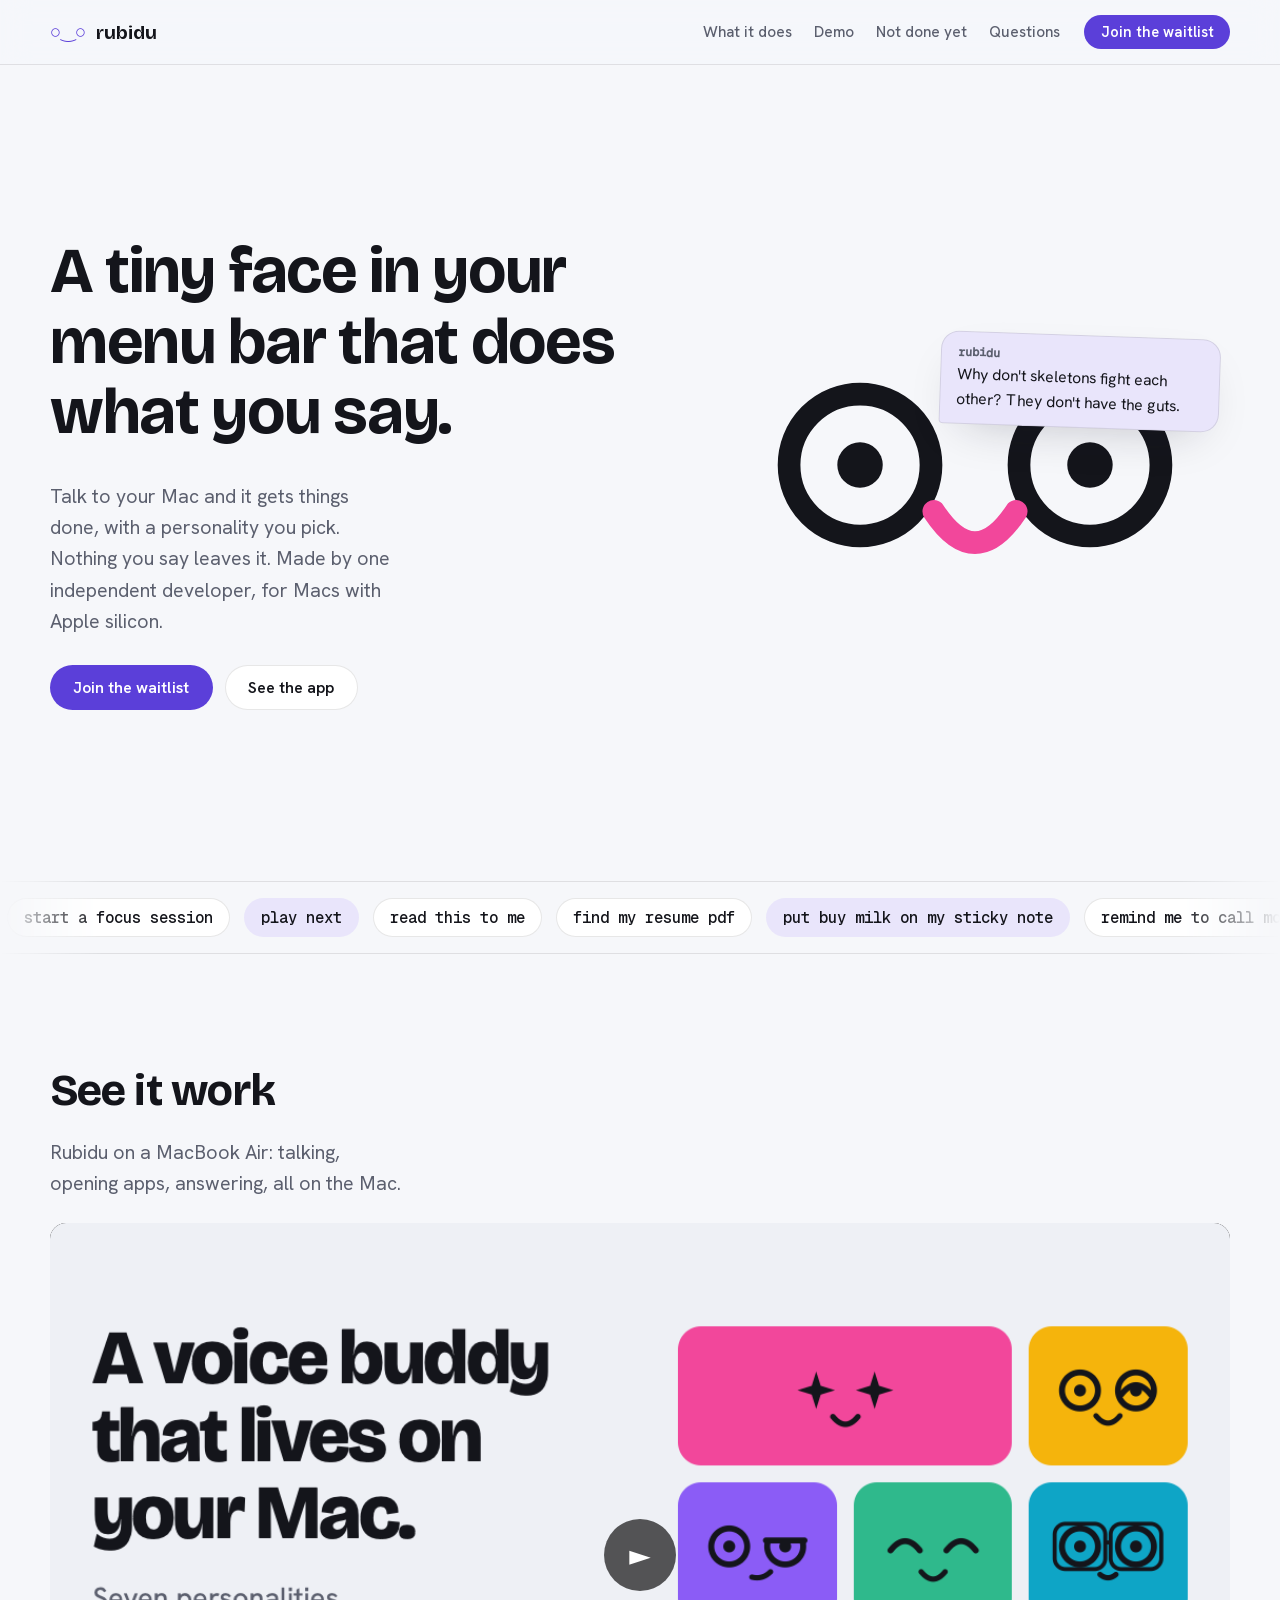
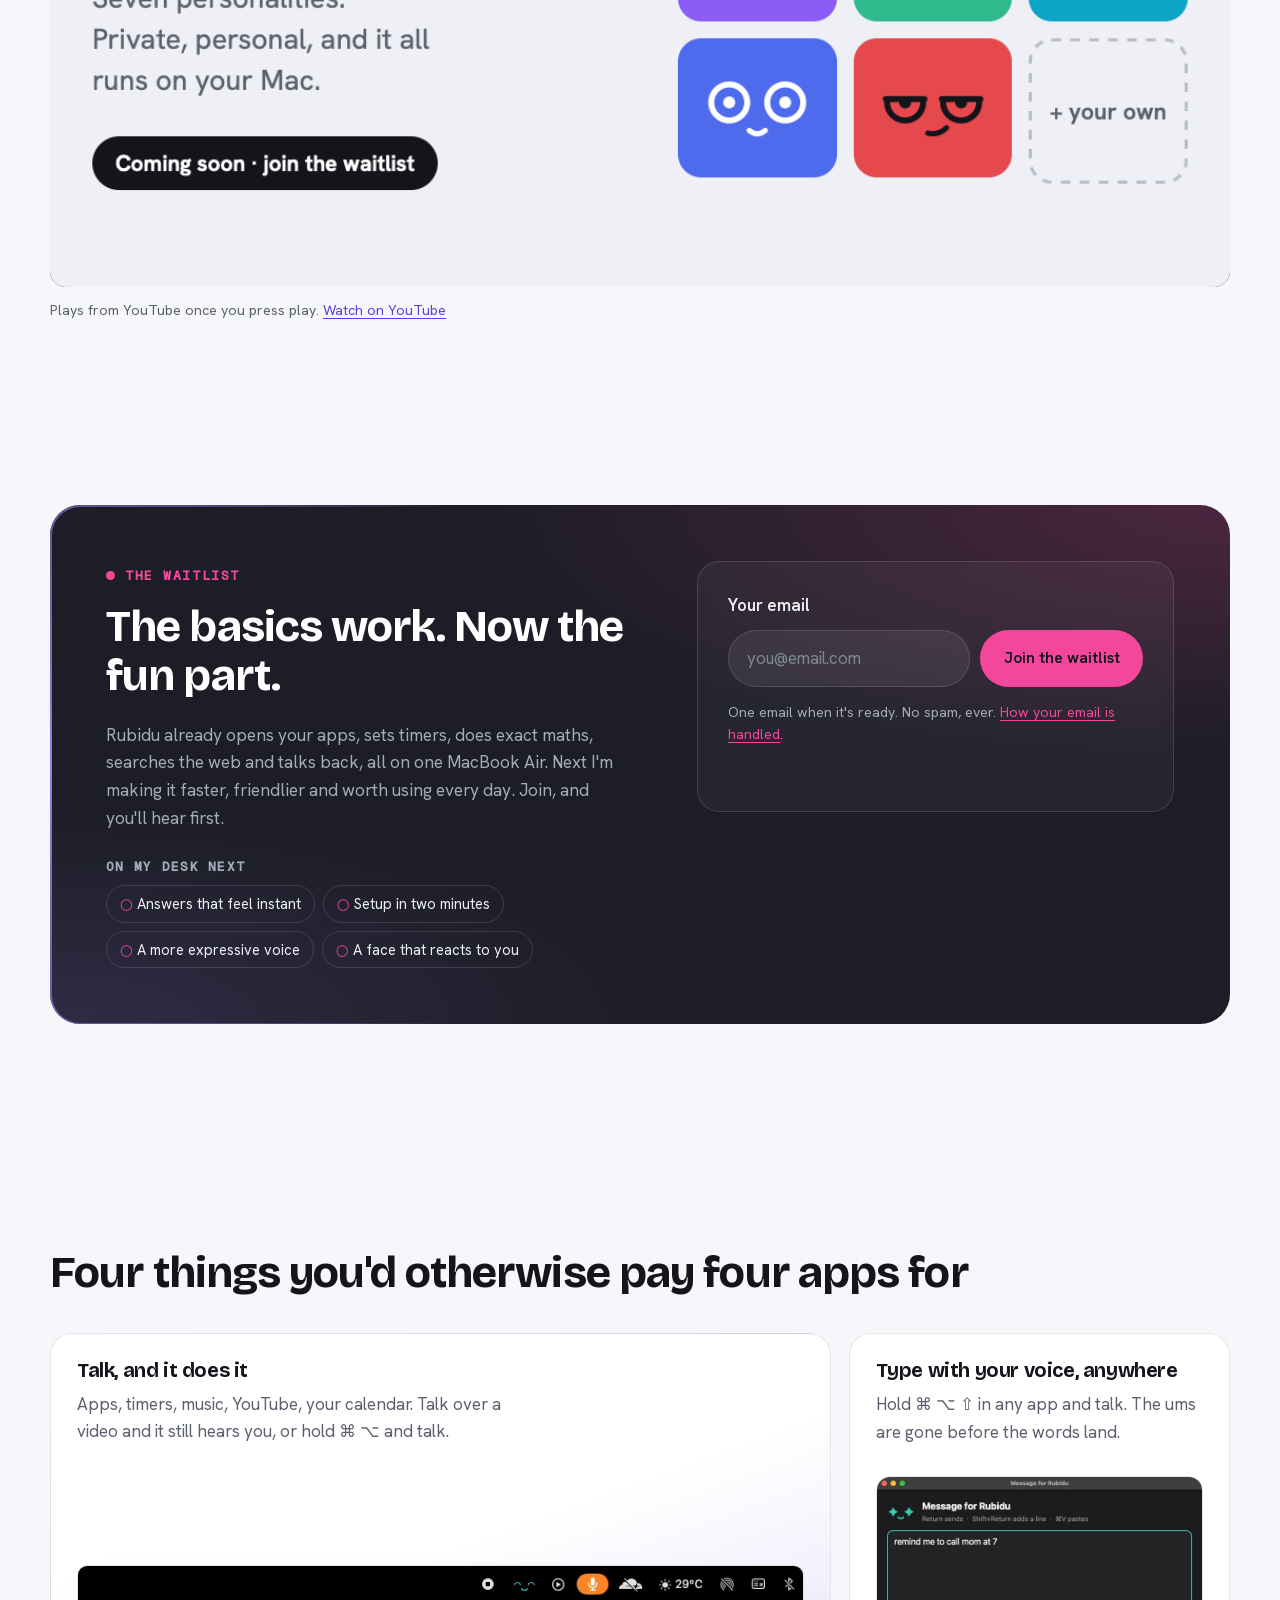
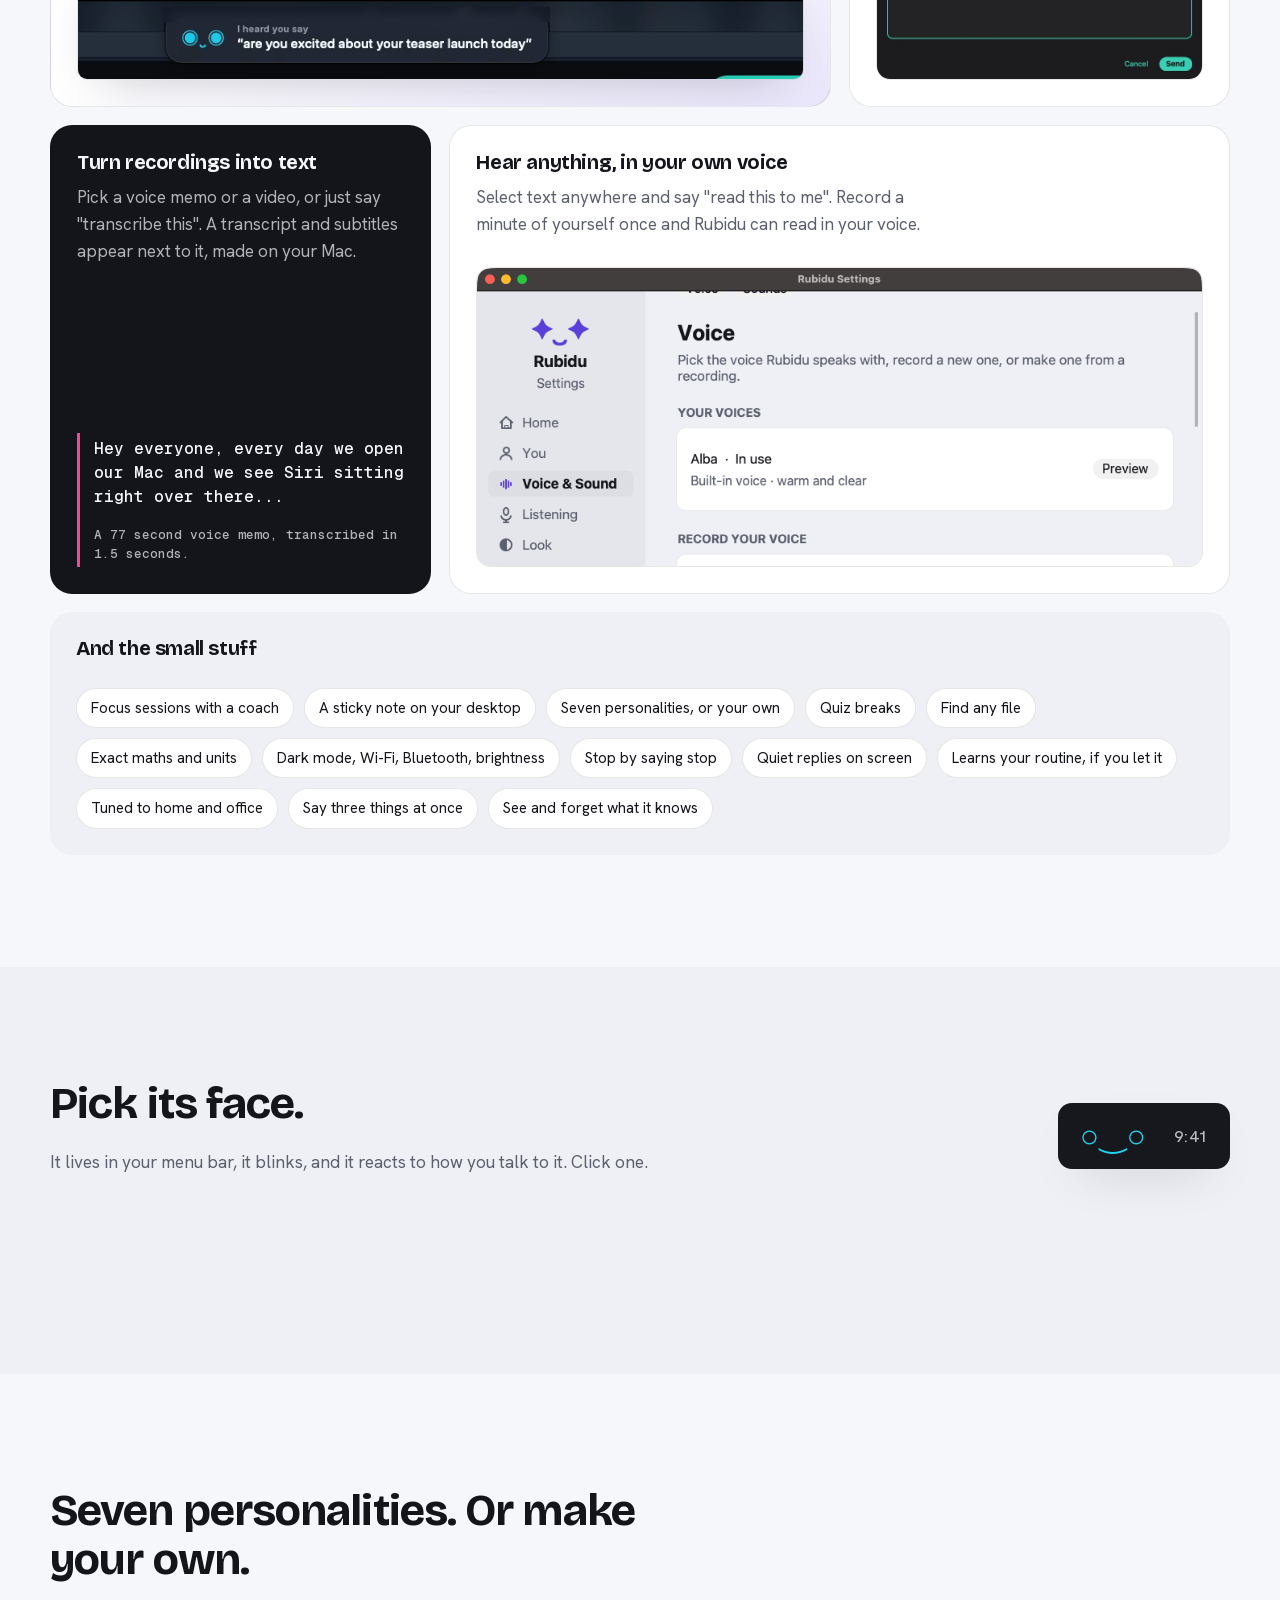
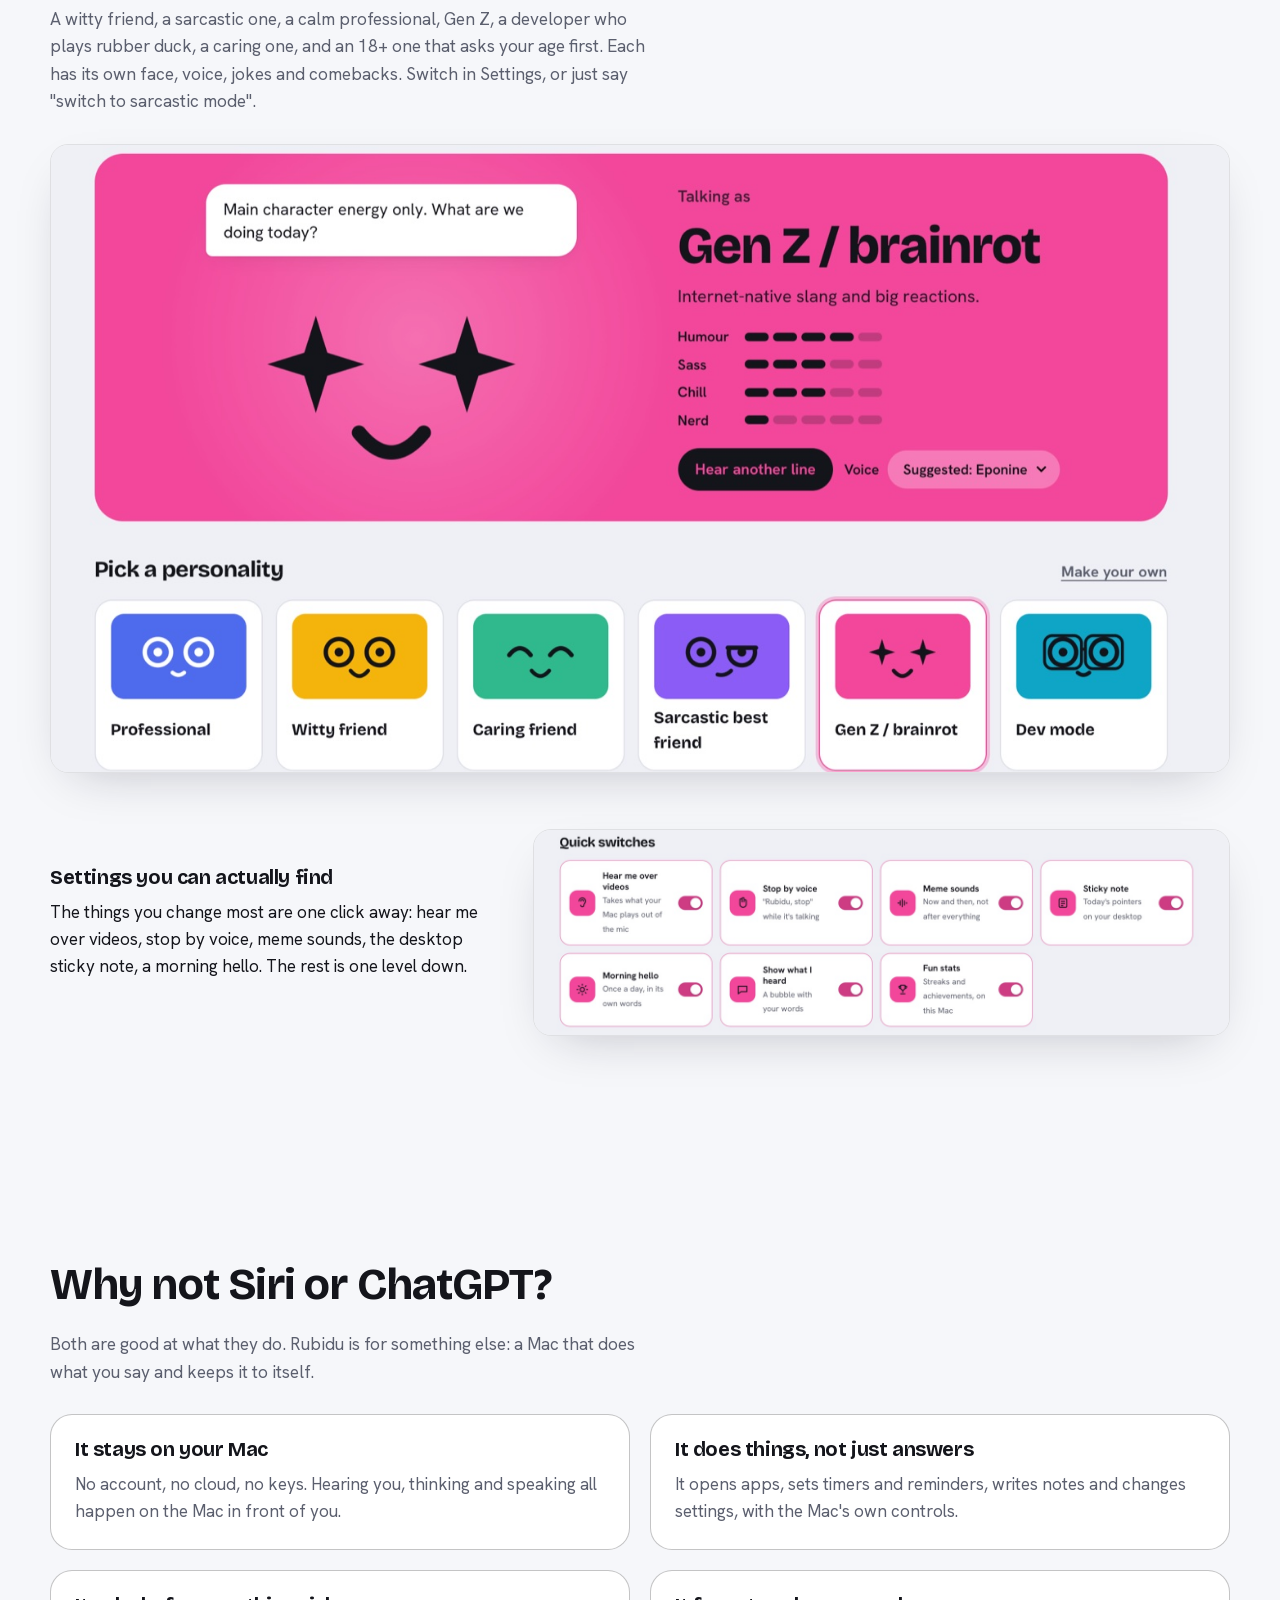
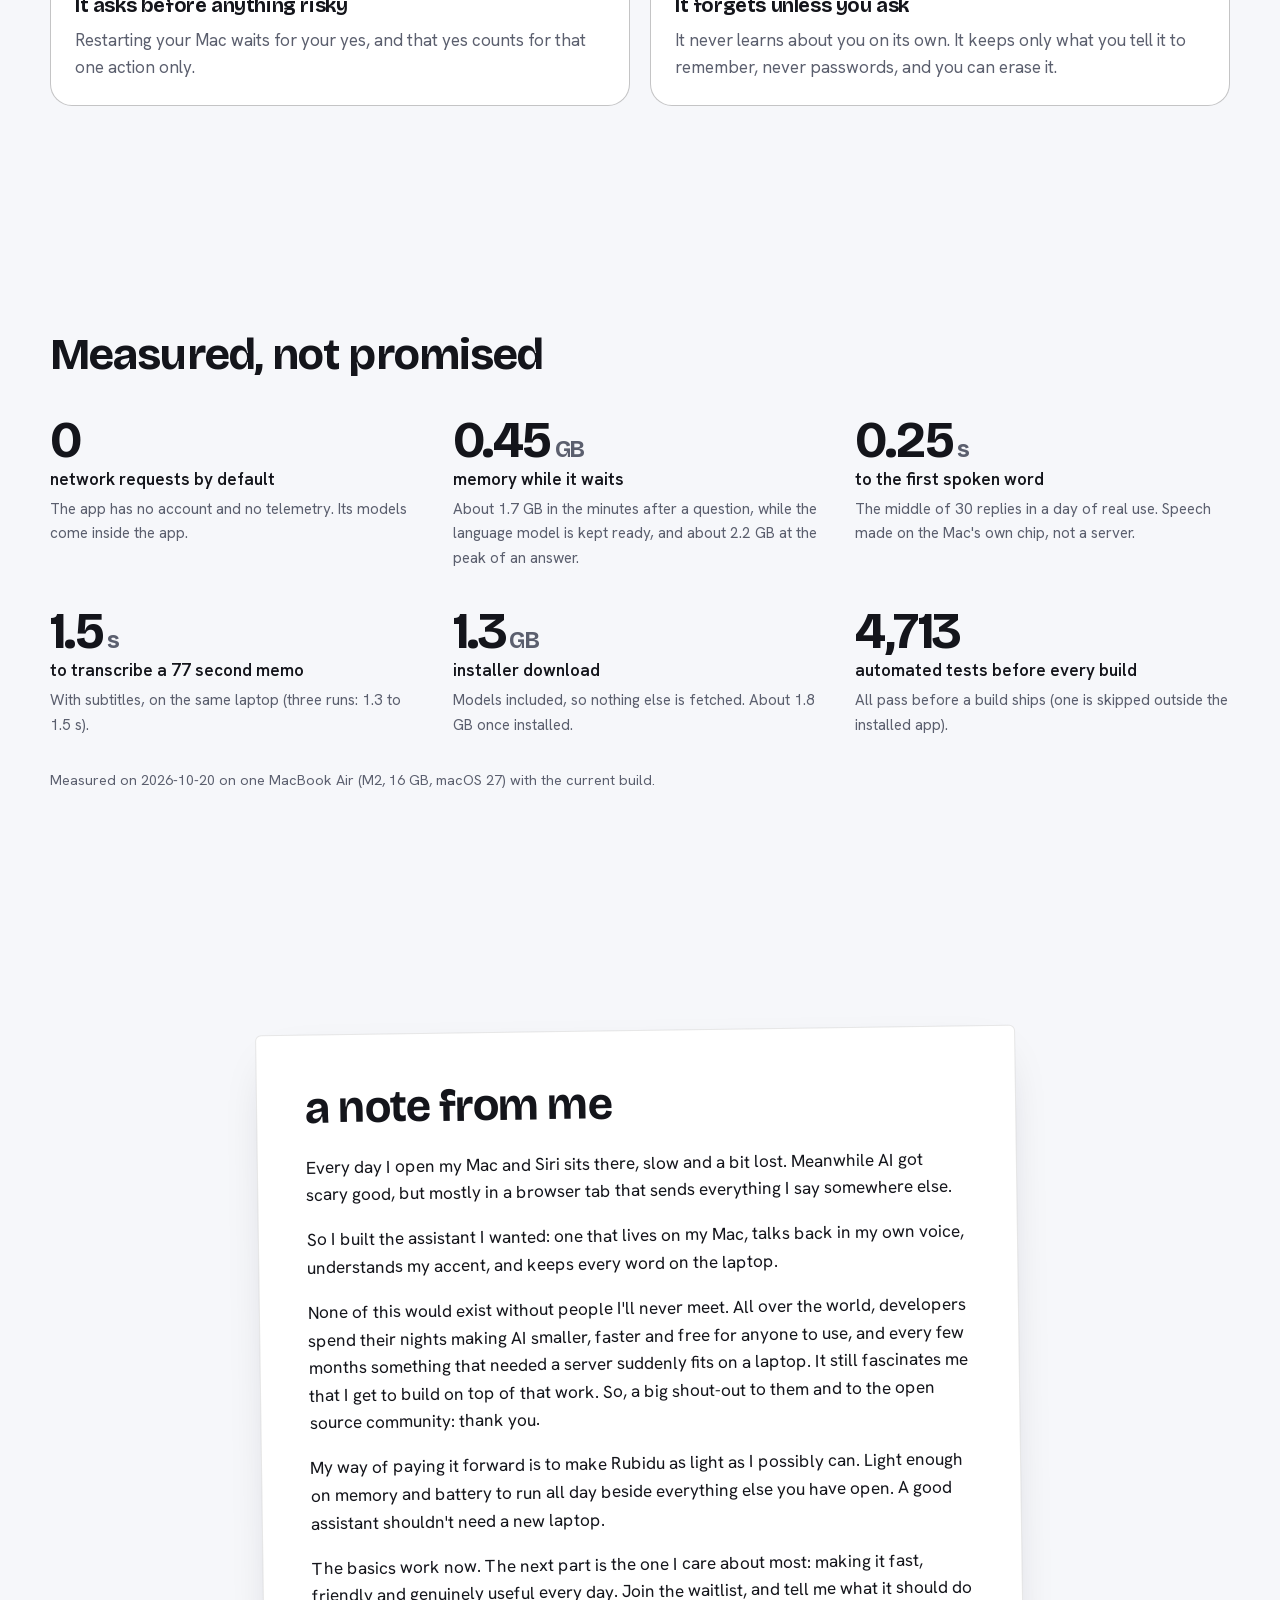
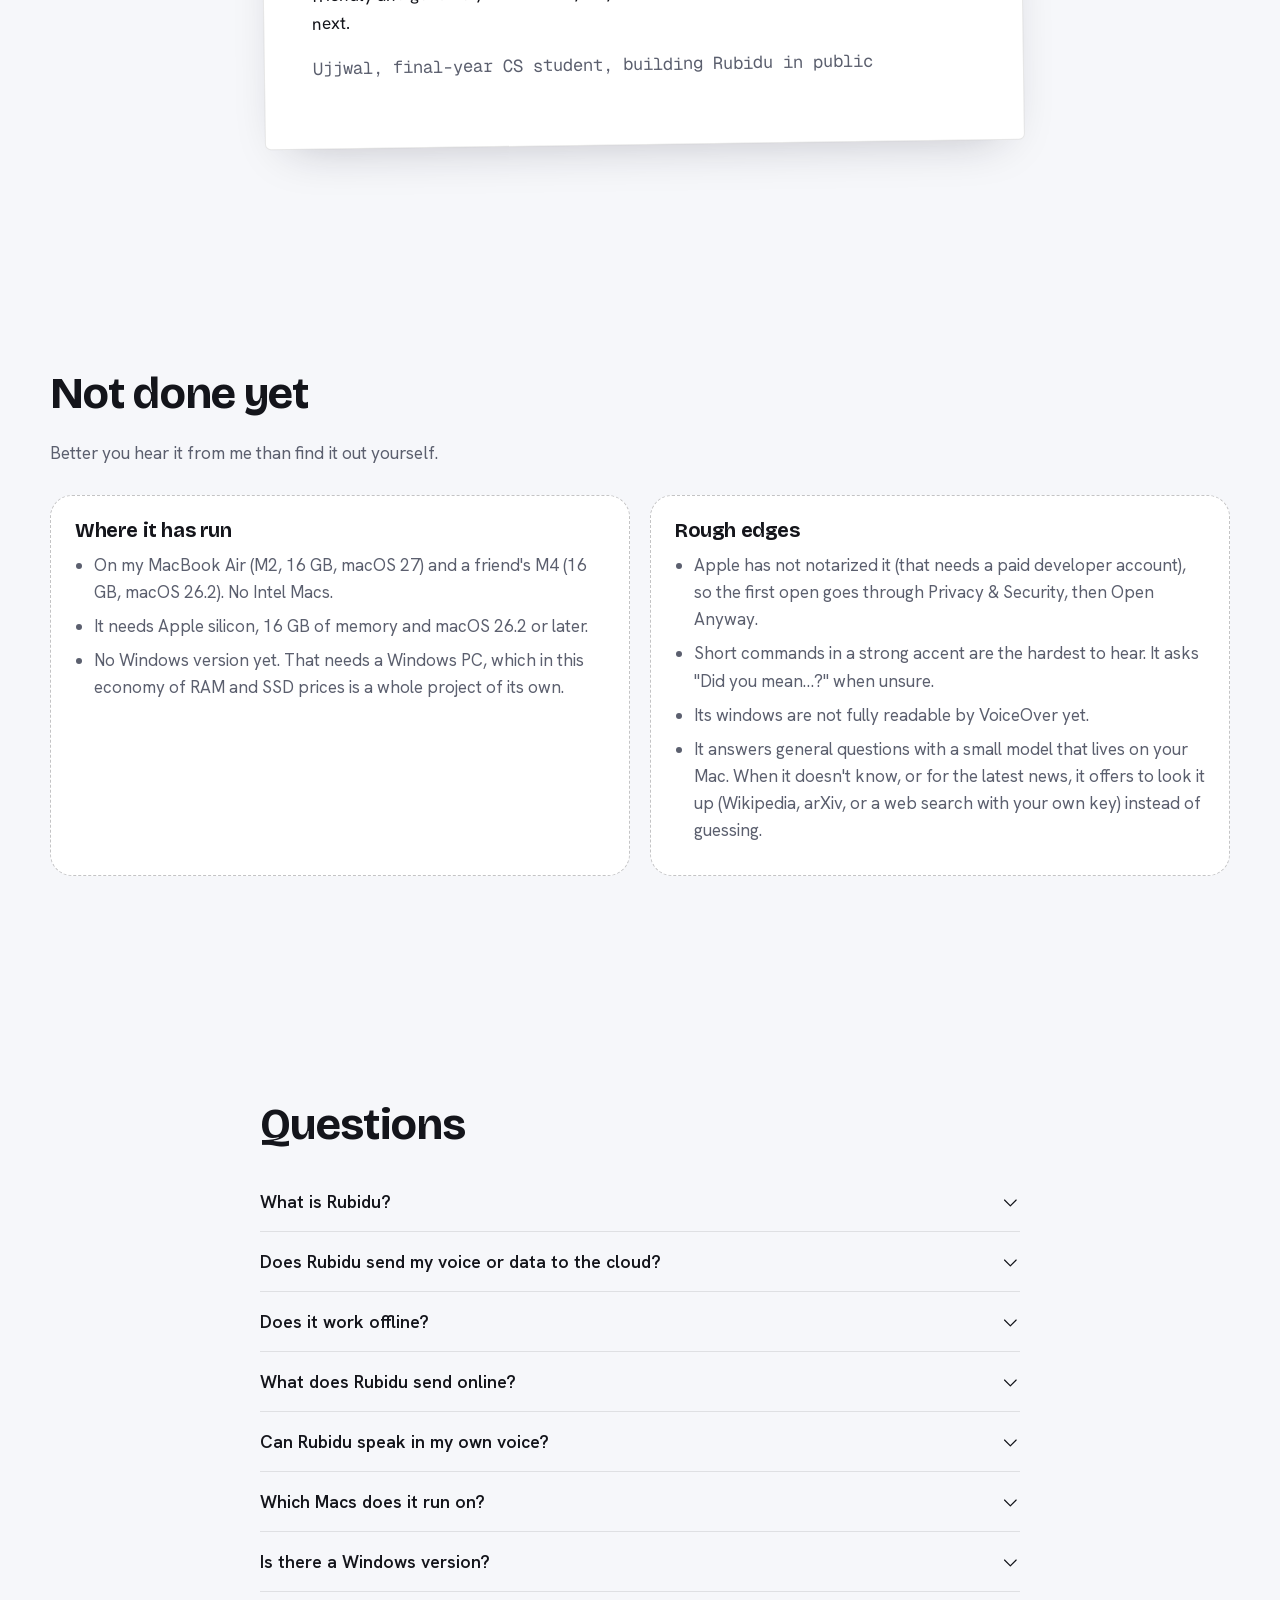
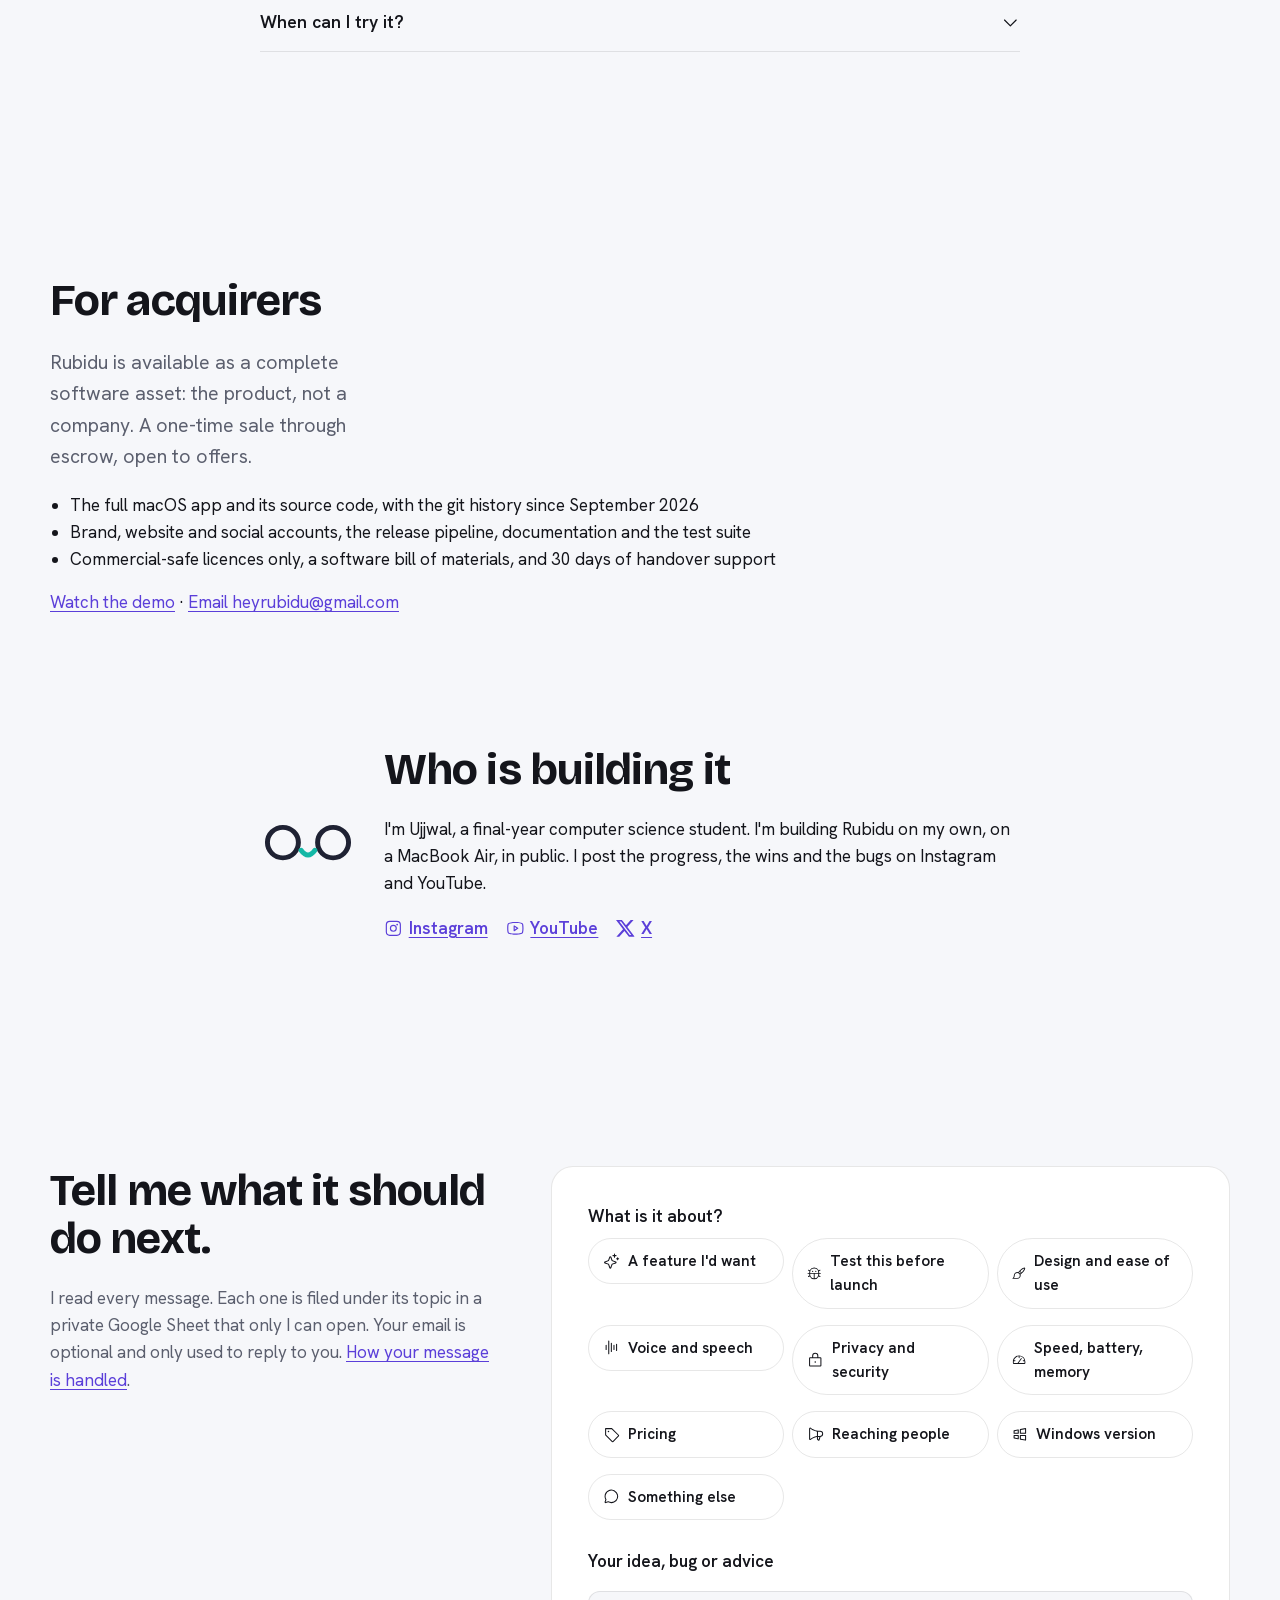
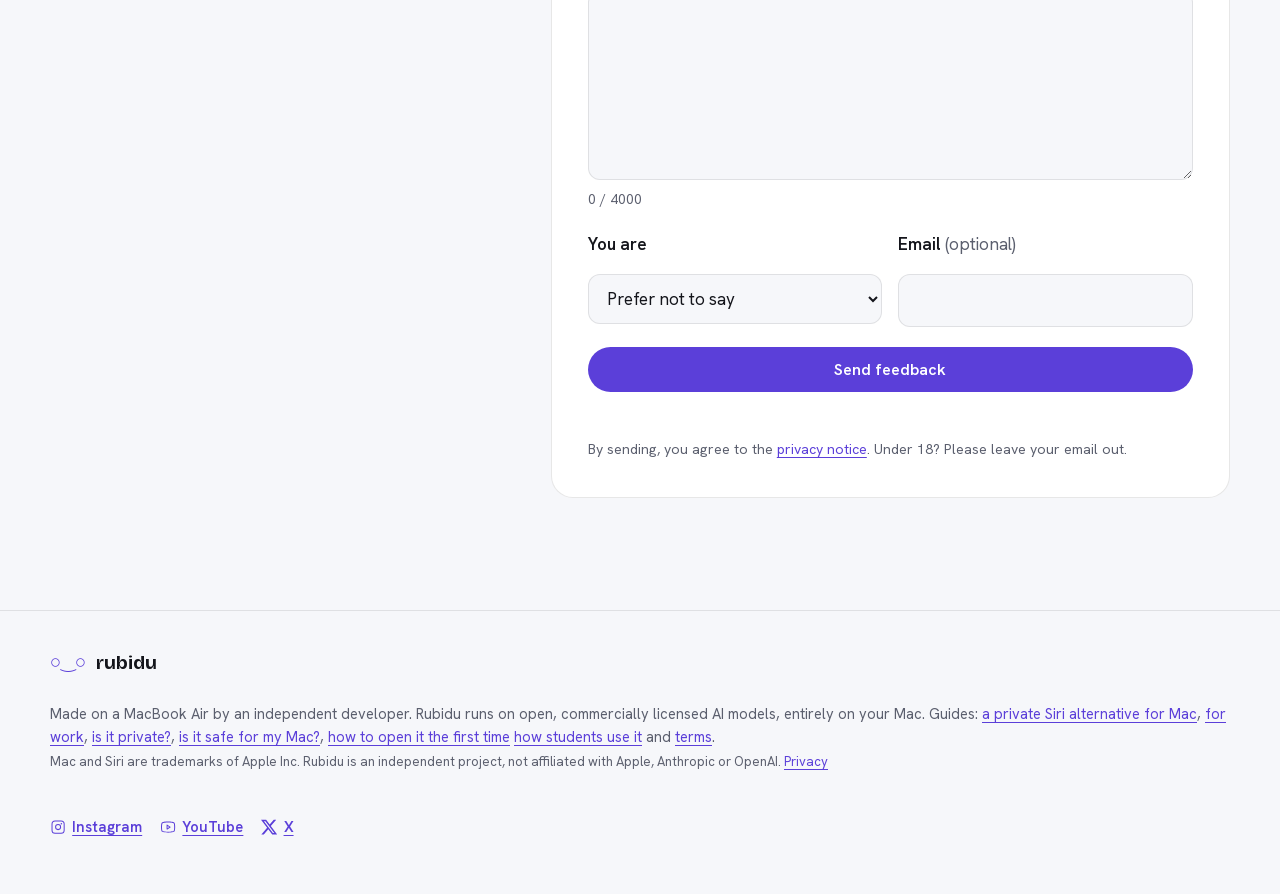
<file: index.html>
<!doctype html>
<html lang="en">
<head>
<meta charset="utf-8">
<meta name="viewport" content="width=device-width, initial-scale=1">
<title>Rubidu: a private AI voice assistant for Mac that works offline</title>
<meta name="description" content="A private AI voice assistant that runs entirely on your Mac, even offline. Personalities, focus sessions, dictation anywhere. Apple silicon.">
<meta property="og:title" content="Rubidu: a private AI voice assistant for Mac that works offline">
<meta property="og:description" content="The basics work. Now I&#x27;m making it delightful. Join the waitlist for a private AI assistant that lives on your Mac.">
<meta property="og:image" content="https://ujjwal-ismyname.github.io/rubidu/img/og.png">
<meta property="og:image:width" content="1200">
<meta property="og:image:height" content="630">
<meta property="og:type" content="website">
<meta property="og:url" content="https://ujjwal-ismyname.github.io/rubidu/">
<meta name="twitter:card" content="summary_large_image">
<meta name="twitter:site" content="@Hey_Rubidu">
<meta name="theme-color" content="#15161c" media="(prefers-color-scheme: dark)">
<meta name="theme-color" content="#f6f7fa" media="(prefers-color-scheme: light)">
<link rel="canonical" href="https://ujjwal-ismyname.github.io/rubidu/">
<link rel="icon" href="img/mark.svg" type="image/svg+xml">
<link rel="preload" as="font" type="font/woff2" href="fonts/HankenGrotesk.woff2" crossorigin>
<link rel="preload" as="font" type="font/woff2" href="fonts/BricolageGrotesque.woff2" crossorigin>
<link rel="stylesheet" href="css/fonts.css">
<link rel="stylesheet" href="css/site.css">
<script type="application/ld+json">{"@context": "https://schema.org", "@type": "WebSite", "name": "Rubidu", "url": "https://ujjwal-ismyname.github.io/rubidu/", "description": "Rubidu is a private, local-first voice assistant for macOS, built by a student."}</script>
<script type="application/ld+json">{"@context": "https://schema.org", "@type": "Person", "name": "Ujjwal", "jobTitle": "Computer science student", "description": "Final-year computer science student building Rubidu.", "sameAs": ["https://www.instagram.com/heyrubidu/", "https://www.youtube.com/@heyrubidu", "https://x.com/Hey_Rubidu"]}</script>
<script type="application/ld+json">{"@context": "https://schema.org", "@type": "FAQPage", "mainEntity": [{"@type": "Question", "name": "What is Rubidu?", "acceptedAnswer": {"@type": "Answer", "text": "Rubidu is a voice assistant for macOS that runs entirely on your Mac. You talk to it, it answers in a voice you choose, and it does things for you: apps, timers and reminders, music and volume, messages, dictation into any app, transcribing recordings and reading text aloud."}}, {"@type": "Question", "name": "Does Rubidu send my voice or data to the cloud?", "acceptedAnswer": {"@type": "Answer", "text": "No. Hearing, thinking and speaking all happen on your Mac. There is no account and no telemetry. The only download is the AI models, once, when you press the button in Setup."}}, {"@type": "Question", "name": "Does it work offline?", "acceptedAnswer": {"@type": "Answer", "text": "Yes. Rubidu carries its models inside the app, so it works with no internet connection from the first start. It goes online only to look something up, when you ask or say yes, and each source has its own switch in Settings, Online."}}, {"@type": "Question", "name": "What does Rubidu send online?", "acceptedAnswer": {"@type": "Answer", "text": "Nothing on its own. When you ask it to look something up, or say yes to its offer, it sends the words of your question to the source it uses: Wikipedia, arXiv for research papers, or a web search service if you add your own key. Settings, Online lists each one, what it sends and where, with a switch for each. With them all off, nothing leaves your Mac."}}, {"@type": "Question", "name": "Can Rubidu speak in my own voice?", "acceptedAnswer": {"@type": "Answer", "text": "Yes. You read a short script aloud, and Rubidu learns your voice on your Mac. The recording is never uploaded, and you can delete it whenever you like."}}, {"@type": "Question", "name": "Which Macs does it run on?", "acceptedAnswer": {"@type": "Answer", "text": "Macs with Apple silicon and 16 GB of memory, on macOS 26.2 or later. It has been tested on a MacBook Air M2 (macOS 27) and an M4 (macOS 26.2), both with 16 GB."}}, {"@type": "Question", "name": "Is there a Windows version?", "acceptedAnswer": {"@type": "Answer", "text": "Not yet. A Windows version is planned after the Mac launch."}}, {"@type": "Question", "name": "When can I try it?", "acceptedAnswer": {"@type": "Answer", "text": "The basics already work, and I'm making it great before I hand it out. Join the waitlist at the top of this page and you'll get one email the moment it's ready. Or follow @heyrubidu on Instagram and YouTube to watch it being built."}}]}</script>
<script type="application/ld+json">{"@context": "https://schema.org", "@type": "VideoObject", "name": "See it work", "description": "Rubidu on a MacBook Air: talking, opening apps, answering, all on the Mac.", "thumbnailUrl": "https://i.ytimg.com/vi/pEF-2vNGCJI/hqdefault.jpg", "embedUrl": "https://www.youtube-nocookie.com/embed/pEF-2vNGCJI", "contentUrl": "https://www.youtube.com/watch?v=pEF-2vNGCJI"}</script>
<script type="application/ld+json">{"@context": "https://schema.org", "@type": "SoftwareApplication", "name": "Rubidu", "operatingSystem": "macOS 26.2 or later (Apple silicon, 16 GB)", "applicationCategory": "UtilitiesApplication", "url": "https://ujjwal-ismyname.github.io/rubidu/", "description": "A private AI voice assistant that runs entirely on your Mac, even offline. Personalities, focus sessions, dictation anywhere. Apple silicon.", "image": "https://ujjwal-ismyname.github.io/rubidu/img/og.png"}</script>
<script>(function(){var t=new URLSearchParams(location.search).get("theme");if(t==="light"||t==="dark")document.documentElement.dataset.theme=t;})();</script>
</head>
<body>
<a class="skip" href="#main">Skip to content</a>
<svg width="0" height="0" style="position:absolute" aria-hidden="true"><symbol id="i-brain" viewBox="0 0 256 256"><path d="M248,124a56.11,56.11,0,0,0-32-50.61V72a48,48,0,0,0-88-26.49A48,48,0,0,0,40,72v1.39a56,56,0,0,0,0,101.2V176a48,48,0,0,0,88,26.49A48,48,0,0,0,216,176v-1.41A56.09,56.09,0,0,0,248,124ZM88,208a32,32,0,0,1-31.81-28.56A55.87,55.87,0,0,0,64,180h8a8,8,0,0,0,0-16H64A40,40,0,0,1,50.67,86.27,8,8,0,0,0,56,78.73V72a32,32,0,0,1,64,0v68.26A47.8,47.8,0,0,0,88,128a8,8,0,0,0,0,16,32,32,0,0,1,0,64Zm104-44h-8a8,8,0,0,0,0,16h8a55.87,55.87,0,0,0,7.81-.56A32,32,0,1,1,168,144a8,8,0,0,0,0-16,47.8,47.8,0,0,0-32,12.26V72a32,32,0,0,1,64,0v6.73a8,8,0,0,0,5.33,7.54A40,40,0,0,1,192,164Zm16-52a8,8,0,0,1-8,8h-4a36,36,0,0,1-36-36V80a8,8,0,0,1,16,0v4a20,20,0,0,0,20,20h4A8,8,0,0,1,208,112ZM60,120H56a8,8,0,0,1,0-16h4A20,20,0,0,0,80,84V80a8,8,0,0,1,16,0v4A36,36,0,0,1,60,120Z"/></symbol><symbol id="i-bug" viewBox="0 0 256 256"><path d="M144,92a12,12,0,1,1,12,12A12,12,0,0,1,144,92ZM100,80a12,12,0,1,0,12,12A12,12,0,0,0,100,80Zm116,64A87.76,87.76,0,0,1,213,167l22.24,9.72A8,8,0,0,1,232,192a7.89,7.89,0,0,1-3.2-.67L207.38,182a88,88,0,0,1-158.76,0L27.2,191.33A7.89,7.89,0,0,1,24,192a8,8,0,0,1-3.2-15.33L43,167A87.76,87.76,0,0,1,40,144v-8H16a8,8,0,0,1,0-16H40v-8a87.76,87.76,0,0,1,3-23L20.8,79.33a8,8,0,1,1,6.4-14.66L48.62,74a88,88,0,0,1,158.76,0l21.42-9.36a8,8,0,0,1,6.4,14.66L213,89.05a87.76,87.76,0,0,1,3,23v8h24a8,8,0,0,1,0,16H216ZM56,120H200v-8a72,72,0,0,0-144,0Zm64,95.54V136H56v8A72.08,72.08,0,0,0,120,215.54ZM200,144v-8H136v79.54A72.08,72.08,0,0,0,200,144Z"/></symbol><symbol id="i-caret" viewBox="0 0 256 256"><path d="M213.66,101.66l-80,80a8,8,0,0,1-11.32,0l-80-80A8,8,0,0,1,53.66,90.34L128,164.69l74.34-74.35a8,8,0,0,1,11.32,11.32Z"/></symbol><symbol id="i-chat-circle" viewBox="0 0 256 256"><path d="M128,24A104,104,0,0,0,36.18,176.88L24.83,210.93a16,16,0,0,0,20.24,20.24l34.05-11.35A104,104,0,1,0,128,24Zm0,192a87.87,87.87,0,0,1-44.06-11.81,8,8,0,0,0-6.54-.67L40,216,52.47,178.6a8,8,0,0,0-.66-6.54A88,88,0,1,1,128,216Z"/></symbol><symbol id="i-ear" viewBox="0 0 256 256"><path d="M216,104a8,8,0,0,1-16,0,72,72,0,0,0-144,0c0,26.7,8.53,34.92,17.57,43.64C82.21,156,92,165.41,92,188a36,36,0,0,0,36,36c10.24,0,18.45-4.16,25.83-13.09a8,8,0,1,1,12.34,10.18C155.81,233.64,143,240,128,240a52.06,52.06,0,0,1-52-52c0-15.79-5.68-21.27-13.54-28.84C52.46,149.5,40,137.5,40,104a88,88,0,0,1,176,0Zm-38.13,57.08A8,8,0,0,0,166.93,164,8,8,0,0,1,152,160c0-9.33,4.82-15.76,10.4-23.2,6.37-8.5,13.6-18.13,13.6-32.8a48,48,0,0,0-96,0,8,8,0,0,0,16,0,32,32,0,0,1,64,0c0,9.33-4.82,15.76-10.4,23.2-6.37,8.5-13.6,18.13-13.6,32.8a24,24,0,0,0,44.78,12A8,8,0,0,0,177.87,161.08Z"/></symbol><symbol id="i-gauge" viewBox="0 0 256 256"><path d="M207.06,72.67A111.24,111.24,0,0,0,128,40h-.4C66.07,40.21,16,91,16,153.13V176a16,16,0,0,0,16,16H224a16,16,0,0,0,16-16V152A111.25,111.25,0,0,0,207.06,72.67ZM224,176H119.71l54.76-75.3a8,8,0,0,0-12.94-9.42L99.92,176H32V153.13c0-3.08.15-6.12.43-9.13H56a8,8,0,0,0,0-16H35.27c10.32-38.86,44-68.24,84.73-71.66V80a8,8,0,0,0,16,0V56.33A96.14,96.14,0,0,1,221,128H200a8,8,0,0,0,0,16h23.67c.21,2.65.33,5.31.33,8Z"/></symbol><symbol id="i-lightning" viewBox="0 0 256 256"><path d="M215.79,118.17a8,8,0,0,0-5-5.66L153.18,90.9l14.66-73.33a8,8,0,0,0-13.69-7l-112,120a8,8,0,0,0,3,13l57.63,21.61L88.16,238.43a8,8,0,0,0,13.69,7l112-120A8,8,0,0,0,215.79,118.17ZM109.37,214l10.47-52.38a8,8,0,0,0-5-9.06L62,132.71l84.62-90.66L136.16,94.43a8,8,0,0,0,5,9.06l52.8,19.8Z"/></symbol><symbol id="i-lock" viewBox="0 0 256 256"><path d="M208,80H176V56a48,48,0,0,0-96,0V80H48A16,16,0,0,0,32,96V208a16,16,0,0,0,16,16H208a16,16,0,0,0,16-16V96A16,16,0,0,0,208,80ZM96,56a32,32,0,0,1,64,0V80H96ZM208,208H48V96H208V208Zm-68-56a12,12,0,1,1-12-12A12,12,0,0,1,140,152Z"/></symbol><symbol id="i-megaphone" viewBox="0 0 256 256"><path d="M248,120a48.05,48.05,0,0,0-48-48H160.2c-2.91-.17-53.62-3.74-101.91-44.24A16,16,0,0,0,32,40V200a16,16,0,0,0,26.29,12.25c37.77-31.68,77-40.76,93.71-43.3v31.72A16,16,0,0,0,159.12,214l11,7.33A16,16,0,0,0,194.5,212l11.77-44.36A48.07,48.07,0,0,0,248,120ZM48,199.93V40h0c42.81,35.91,86.63,45,104,47.24v65.48C134.65,155,90.84,164.07,48,199.93Zm131,8,0,.11-11-7.33V168h21.6ZM200,152H168V88h32a32,32,0,1,1,0,64Z"/></symbol><symbol id="i-microphone" viewBox="0 0 256 256"><path d="M128,176a48.05,48.05,0,0,0,48-48V64a48,48,0,0,0-96,0v64A48.05,48.05,0,0,0,128,176ZM96,64a32,32,0,0,1,64,0v64a32,32,0,0,1-64,0Zm40,143.6V240a8,8,0,0,1-16,0V207.6A80.11,80.11,0,0,1,48,128a8,8,0,0,1,16,0,64,64,0,0,0,128,0,8,8,0,0,1,16,0A80.11,80.11,0,0,1,136,207.6Z"/></symbol><symbol id="i-paint-brush" viewBox="0 0 256 256"><path d="M232,32a8,8,0,0,0-8-8c-44.08,0-89.31,49.71-114.43,82.63A60,60,0,0,0,32,164c0,30.88-19.54,44.73-20.47,45.37A8,8,0,0,0,16,224H92a60,60,0,0,0,57.37-77.57C182.3,121.31,232,76.08,232,32ZM92,208H34.63C41.38,198.41,48,183.92,48,164a44,44,0,1,1,44,44Zm32.42-94.45q5.14-6.66,10.09-12.55A76.23,76.23,0,0,1,155,121.49q-5.9,4.94-12.55,10.09A60.54,60.54,0,0,0,124.42,113.55Zm42.7-2.68a92.57,92.57,0,0,0-22-22c31.78-34.53,55.75-45,69.9-47.91C212.17,55.12,201.65,79.09,167.12,110.87Z"/></symbol><symbol id="i-shield-check" viewBox="0 0 256 256"><path d="M208,40H48A16,16,0,0,0,32,56v56c0,52.72,25.52,84.67,46.93,102.19,23.06,18.86,46,25.26,47,25.53a8,8,0,0,0,4.2,0c1-.27,23.91-6.67,47-25.53C198.48,196.67,224,164.72,224,112V56A16,16,0,0,0,208,40Zm0,72c0,37.07-13.66,67.16-40.6,89.42A129.3,129.3,0,0,1,128,223.62a128.25,128.25,0,0,1-38.92-21.81C61.82,179.51,48,149.3,48,112l0-56,160,0ZM82.34,141.66a8,8,0,0,1,11.32-11.32L112,148.69l50.34-50.35a8,8,0,0,1,11.32,11.32l-56,56a8,8,0,0,1-11.32,0Z"/></symbol><symbol id="i-sparkle" viewBox="0 0 256 256"><path d="M197.58,129.06,146,110l-19-51.62a15.92,15.92,0,0,0-29.88,0L78,110l-51.62,19a15.92,15.92,0,0,0,0,29.88L78,178l19,51.62a15.92,15.92,0,0,0,29.88,0L146,178l51.62-19a15.92,15.92,0,0,0,0-29.88ZM137,164.22a8,8,0,0,0-4.74,4.74L112,223.85,91.78,169A8,8,0,0,0,87,164.22L32.15,144,87,123.78A8,8,0,0,0,91.78,119L112,64.15,132.22,119a8,8,0,0,0,4.74,4.74L191.85,144ZM144,40a8,8,0,0,1,8-8h16V16a8,8,0,0,1,16,0V32h16a8,8,0,0,1,0,16H184V64a8,8,0,0,1-16,0V48H152A8,8,0,0,1,144,40ZM248,88a8,8,0,0,1-8,8h-8v8a8,8,0,0,1-16,0V96h-8a8,8,0,0,1,0-16h8V72a8,8,0,0,1,16,0v8h8A8,8,0,0,1,248,88Z"/></symbol><symbol id="i-speaker-high" viewBox="0 0 256 256"><path d="M155.51,24.81a8,8,0,0,0-8.42.88L77.25,80H32A16,16,0,0,0,16,96v64a16,16,0,0,0,16,16H77.25l69.84,54.31A8,8,0,0,0,160,224V32A8,8,0,0,0,155.51,24.81ZM32,96H72v64H32ZM144,207.64,88,164.09V91.91l56-43.55Zm54-106.08a40,40,0,0,1,0,52.88,8,8,0,0,1-12-10.58,24,24,0,0,0,0-31.72,8,8,0,0,1,12-10.58ZM248,128a79.9,79.9,0,0,1-20.37,53.34,8,8,0,0,1-11.92-10.67,64,64,0,0,0,0-85.33,8,8,0,1,1,11.92-10.67A79.83,79.83,0,0,1,248,128Z"/></symbol><symbol id="i-tag" viewBox="0 0 256 256"><path d="M243.31,136,144,36.69A15.86,15.86,0,0,0,132.69,32H40a8,8,0,0,0-8,8v92.69A15.86,15.86,0,0,0,36.69,144L136,243.31a16,16,0,0,0,22.63,0l84.68-84.68a16,16,0,0,0,0-22.63Zm-96,96L48,132.69V48h84.69L232,147.31ZM96,84A12,12,0,1,1,84,72,12,12,0,0,1,96,84Z"/></symbol><symbol id="i-translate" viewBox="0 0 256 256"><path d="M247.15,212.42l-56-112a8,8,0,0,0-14.31,0l-21.71,43.43A88,88,0,0,1,108,126.93,103.65,103.65,0,0,0,135.69,64H160a8,8,0,0,0,0-16H104V32a8,8,0,0,0-16,0V48H32a8,8,0,0,0,0,16h87.63A87.76,87.76,0,0,1,96,116.35a87.74,87.74,0,0,1-19-31,8,8,0,1,0-15.08,5.34A103.63,103.63,0,0,0,84,127a87.55,87.55,0,0,1-52,17,8,8,0,0,0,0,16,103.46,103.46,0,0,0,64-22.08,104.18,104.18,0,0,0,51.44,21.31l-26.6,53.19a8,8,0,0,0,14.31,7.16L148.94,192h70.11l13.79,27.58A8,8,0,0,0,240,224a8,8,0,0,0,7.15-11.58ZM156.94,176,184,121.89,211.05,176Z"/></symbol><symbol id="i-waveform" viewBox="0 0 256 256"><path d="M56,96v64a8,8,0,0,1-16,0V96a8,8,0,0,1,16,0ZM88,24a8,8,0,0,0-8,8V224a8,8,0,0,0,16,0V32A8,8,0,0,0,88,24Zm40,32a8,8,0,0,0-8,8V192a8,8,0,0,0,16,0V64A8,8,0,0,0,128,56Zm40,32a8,8,0,0,0-8,8v64a8,8,0,0,0,16,0V96A8,8,0,0,0,168,88Zm40-16a8,8,0,0,0-8,8v96a8,8,0,0,0,16,0V80A8,8,0,0,0,208,72Z"/></symbol><symbol id="i-windows-logo" viewBox="0 0 256 256"><path d="M208,136H128a8,8,0,0,0-8,8v57.45a8,8,0,0,0,6.57,7.88l80,14.54A7.61,7.61,0,0,0,208,224a8,8,0,0,0,8-8V144A8,8,0,0,0,208,136Zm-8,70.41-64-11.63V152h64ZM96,136H32a8,8,0,0,0-8,8v40a8,8,0,0,0,6.57,7.87l64,11.64a8.54,8.54,0,0,0,1.43.13,8,8,0,0,0,8-8V144A8,8,0,0,0,96,136Zm-8,50.05-48-8.73V152H88ZM213.13,33.86a8,8,0,0,0-6.56-1.73l-80,14.55A8,8,0,0,0,120,54.55V112a8,8,0,0,0,8,8h80a8,8,0,0,0,8-8V40A8,8,0,0,0,213.13,33.86ZM200,104H136V61.22l64-11.63ZM101.13,54.22a8,8,0,0,0-6.56-1.73l-64,11.64A8,8,0,0,0,24,72v40a8,8,0,0,0,8,8H96a8,8,0,0,0,8-8V60.36A8,8,0,0,0,101.13,54.22ZM88,104H40V78.68L88,70Z"/></symbol><symbol id="i-instagram" viewBox="0 0 256 256"><path d="M128,80a48,48,0,1,0,48,48A48.05,48.05,0,0,0,128,80Zm0,80a32,32,0,1,1,32-32A32,32,0,0,1,128,160ZM176,24H80A56.06,56.06,0,0,0,24,80v96a56.06,56.06,0,0,0,56,56h96a56.06,56.06,0,0,0,56-56V80A56.06,56.06,0,0,0,176,24Zm40,152a40,40,0,0,1-40,40H80a40,40,0,0,1-40-40V80A40,40,0,0,1,80,40h96a40,40,0,0,1,40,40ZM192,76a12,12,0,1,1-12-12A12,12,0,0,1,192,76Z"/></symbol><symbol id="i-x" viewBox="0 0 24 24"><path fill="currentColor" d="M18.901 1.153h3.68l-8.04 9.19L24 22.846h-7.406l-5.8-7.584-6.638 7.584H.474l8.6-9.83L0 1.154h7.594l5.243 6.932ZM17.61 20.644h2.039L6.486 3.24H4.298Z"/></symbol><symbol id="i-youtube" viewBox="0 0 256 256"><path d="M164.44,121.34l-48-32A8,8,0,0,0,104,96v64a8,8,0,0,0,12.44,6.66l48-32a8,8,0,0,0,0-13.32ZM120,145.05V111l25.58,17ZM234.33,69.52a24,24,0,0,0-14.49-16.4C185.56,39.88,131,40,128,40s-57.56-.12-91.84,13.12a24,24,0,0,0-14.49,16.4C19.08,79.5,16,97.74,16,128s3.08,48.5,5.67,58.48a24,24,0,0,0,14.49,16.41C69,215.56,120.4,216,127.34,216h1.32c6.94,0,58.37-.44,91.18-13.11a24,24,0,0,0,14.49-16.41c2.59-10,5.67-28.22,5.67-58.48S236.92,79.5,234.33,69.52Zm-15.49,113a8,8,0,0,1-4.77,5.49c-31.65,12.22-85.48,12-86,12H128c-.54,0-54.33.2-86-12a8,8,0,0,1-4.77-5.49C34.8,173.39,32,156.57,32,128s2.8-45.39,5.16-54.47A8,8,0,0,1,41.93,68c30.52-11.79,81.66-12,85.85-12h.27c.54,0,54.38-.18,86,12a8,8,0,0,1,4.77,5.49C221.2,82.61,224,99.43,224,128S221.2,173.39,218.84,182.47Z"/></symbol></svg>

<header class="nav">
  <div class="wrap nav-row">
    <a class="brand" href="#top" aria-label="Rubidu home"><span class="brand-face" aria-hidden="true">○‿○</span><span>rubidu</span></a>
    <nav aria-label="Sections">
      <a href="#app">What it does</a>
      <a href="#demo">Demo</a>
      <a href="#status">Not done yet</a>
      <a href="#faq">Questions</a>
    </nav>
    <a class="btn btn-primary btn-sm" href="#waitlist">Join the waitlist</a>
  </div>
</header>

<main id="main">

<section class="hero" id="top">
  <div class="wrap hero-grid">
    <div class="hero-copy reveal">
      <h1>A tiny face in your menu bar that does what you say.</h1>
      <p class="lede">Talk to your Mac and it gets things done, with a personality you pick. Nothing you say leaves it. Made by one independent developer, for Macs with Apple silicon.</p>
      <div class="cta-row">
        <a class="btn btn-primary" href="#waitlist">Join the waitlist</a>
        <a class="btn btn-ghost" href="#app">See the app</a>
      </div>
    </div>
    <div class="hero-visual">
      <button class="face-btn" type="button" aria-label="Rubidu's face. Click it.">
        <svg class="face" viewBox="0 0 465 231" aria-hidden="true">
          <g class="eye" data-cx="111"><circle class="ring" cx="111" cy="111" r="75"/><circle class="pupil" cx="111" cy="111" r="24"/></g>
          <g class="eye" data-cx="354"><circle class="ring" cx="354" cy="111" r="75"/><circle class="pupil" cx="354" cy="111" r="24"/></g>
          <path class="smile" d="M199 166 Q232.5 213 266 166"/>
        </svg>
      </button>
      <p class="bubble" aria-live="polite"><span class="who">you</span><span class="line">tell me a joke</span></p>
    </div>
  </div>
  <div class="say" aria-label="Things people say to Rubidu"><ul class="say-track"><li>start a focus session</li><li>play next</li><li>read this to me</li><li>find my resume pdf</li><li>put buy milk on my sticky note</li><li>remind me to call mom at 7</li><li>roast my mac</li><li>transcribe this</li><li>what's 18% of 2340</li><li>open safari and search for flights to lisbon</li><li>quiz me on science</li><li>turn on dark mode</li><li>text dad I'm on my way</li><li>stop</li></ul><ul class="say-track" aria-hidden="true"><li>start a focus session</li><li>play next</li><li>read this to me</li><li>find my resume pdf</li><li>put buy milk on my sticky note</li><li>remind me to call mom at 7</li><li>roast my mac</li><li>transcribe this</li><li>what's 18% of 2340</li><li>open safari and search for flights to lisbon</li><li>quiz me on science</li><li>turn on dark mode</li><li>text dad I'm on my way</li><li>stop</li></ul></div>
</section>

<section class="demo" id="demo" aria-labelledby="demo-h">
  <div class="wrap">
    <h2 id="demo-h" class="reveal">See it work</h2>
    <p class="lede">Rubidu on a MacBook Air: talking, opening apps, answering, all on the Mac.</p>
    <div class="demo-frame" data-youtube="pEF-2vNGCJI">
      <button class="demo-play" type="button" aria-label="Play the demo video (loads YouTube)">
        <img src="img/og.png" alt="Rubidu demo video: press to play" width="1200" height="630" loading="lazy">
        <span class="demo-btn" aria-hidden="true">&#9658;</span>
      </button>
    </div>
    <p class="fine">Plays from YouTube once you press play. <a href="https://www.youtube.com/watch?v=pEF-2vNGCJI" rel="noopener">Watch on YouTube</a></p>
  </div>
</section>

<section class="waitlist" id="waitlist" aria-labelledby="wl-h">
  <div class="wrap">
    <div class="wl-card reveal">
      <div class="wl-copy">
        <p class="kicker"><span class="kicker-dot" aria-hidden="true"></span>the waitlist</p>
        <h2 id="wl-h">The basics work. Now the fun part.</h2>
        <p class="section-sub">Rubidu already opens your apps, sets timers, does exact maths, searches the web and talks back, all on one MacBook Air. Next I'm making it faster, friendlier and worth using every day. Join, and you'll hear first.</p>
        <p class="wl-next-h">On my desk next</p>
        <ul class="wl-next"><li>Answers that feel instant</li><li>Setup in two minutes</li><li>A more expressive voice</li><li>A face that reacts to you</li></ul>
      </div>
      <div class="wl-box">
        <form class="wl-form" id="wl-form" novalidate>
          <label class="wl-label" for="wl-email">Your email</label>
          <div class="wl-row">
            <input id="wl-email" name="email" type="email" inputmode="email" autocomplete="email" maxlength="200"
                   placeholder="you@email.com" required aria-describedby="wl-promise wl-err">
            <button class="btn btn-primary" type="submit" id="wl-send">Join the waitlist</button>
          </div>
          <p class="fine" id="wl-promise">One email when it's ready. No spam, ever. <a href="privacy.html#waitlist">How your email is handled</a>.</p>
          <p class="error" id="wl-err" hidden>That email doesn't look right.</p>
          <div class="hp" aria-hidden="true"><label for="wl-website">Leave this empty</label><input id="wl-website" name="website" tabindex="-1" autocomplete="off"></div>
          <p class="form-status" id="wl-status" role="status" aria-live="polite"></p>
        </form>
        <p class="wl-count" id="wl-count" hidden><span class="wl-faces" aria-hidden="true">○‿○ ◕‿◕ ✦‿✦</span><span><b id="wl-n">0</b> people are waiting</span></p>
        <div class="wl-done" id="wl-done" hidden tabindex="-1">
          <p class="wl-face" aria-hidden="true">✦‿✦</p>
          <h3>You're in. <span id="wl-pos"></span></h3>
          <form class="wl-more" id="wl-more">
            <p class="wl-more-h">Two quick taps help me build the right thing first:</p>
            <fieldset class="field wl-q">
              <legend>Your Mac</legend>
              <div class="chip-row"><label class="choice"><input type="radio" name="mac" value="apple-silicon"><span>Apple silicon (M1 and newer)</span></label><label class="choice"><input type="radio" name="mac" value="intel"><span>Intel</span></label><label class="choice"><input type="radio" name="mac" value="no-mac"><span>No Mac yet</span></label><label class="choice"><input type="radio" name="mac" value="unsure"><span>Not sure</span></label></div>
            </fieldset>
            <fieldset class="field wl-q">
              <legend>What would you use most? <span class="opt">(pick any)</span></legend>
              <div class="chip-row"><label class="choice"><input type="checkbox" name="uses" value="talk"><span>Talking to my Mac</span></label><label class="choice"><input type="checkbox" name="uses" value="dictate"><span>Typing with my voice</span></label><label class="choice"><input type="checkbox" name="uses" value="transcribe"><span>Transcribing recordings</span></label><label class="choice"><input type="checkbox" name="uses" value="read"><span>Hearing text read aloud</span></label><label class="choice"><input type="checkbox" name="uses" value="privacy"><span>Nothing leaves my Mac</span></label></div>
            </fieldset>
            <fieldset class="field wl-q">
              <legend>Would you pay for it?</legend>
              <div class="chip-row"><label class="choice"><input type="radio" name="pay" value="monthly"><span data-tpl="{monthly} a month">$2.99 a month</span></label><label class="choice"><input type="radio" name="pay" value="once-low"><span data-tpl="{once-low}, once">$12, once</span></label><label class="choice"><input type="radio" name="pay" value="once-high"><span data-tpl="{once-high}, once">$24, once</span></label><label class="choice"><input type="radio" name="pay" value="unsure"><span>Not sure yet</span></label></div>
            </fieldset>
            <button class="btn btn-primary btn-sm" type="submit" id="wl-more-send">Send answers</button>
            <p class="form-status" id="wl-more-status" role="status" aria-live="polite"></p>
          </form>
          <div class="wl-share">
            <p>Know someone who'd love this? Send them the link.</p>
            <button class="btn btn-ghost btn-sm" type="button" id="wl-share">Share Rubidu</button>
          </div>
        </div>
      </div>
    </div>
  </div>
</section>

<a class="wl-pill" id="wl-pill" href="#waitlist"><span class="brand-face" aria-hidden="true">○‿○</span>Join the waitlist</a>


<section class="jobs" id="app" aria-labelledby="app-h">
  <div class="wrap">
    <h2 id="app-h" class="reveal">Four things you'd otherwise pay four apps for</h2>
    <div class="job-grid">
      <article class="job job-1 reveal">
        <h3>Talk, and it does it</h3>
        <p>Apps, timers, music, YouTube, your calendar. Talk over a video and it still hears you, or hold <kbd>⌘</kbd> <kbd>⌥</kbd> and talk.</p>
        <div class="job-visual"><img src="img/heard.png" loading="lazy" alt="The Mac menu bar with Rubidu&#x27;s face and a bubble: I heard you say, are you excited about your teaser launch today."></div>
      </article>
      <article class="job job-2 reveal">
        <h3>Type with your voice, anywhere</h3>
        <p>Hold <kbd>⌘</kbd> <kbd>⌥</kbd> <kbd>⇧</kbd> in any app and talk. The ums are gone before the words land.</p>
        <div class="job-visual"><img src="img/type.webp" loading="lazy" alt="The Message for Rubidu window with the request: remind me to call mom at 7."></div>
      </article>
      <article class="job job-3 reveal">
        <h3>Turn recordings into text</h3>
        <p>Pick a voice memo or a video, or just say "transcribe this". A transcript and subtitles appear next to it, made on your Mac.</p>
        <div class="job-visual"><blockquote class="transcript"><p>Hey everyone, every day we open our Mac and we see Siri sitting right over there...</p><footer>A 77 second voice memo, transcribed in 1.5 seconds.</footer></blockquote></div>
      </article>
      <article class="job job-4 reveal">
        <h3>Hear anything, in your own voice</h3>
        <p>Select text anywhere and say "read this to me". Record a minute of yourself once and Rubidu can read in your voice.</p>
        <div class="job-visual"><img src="img/voice-page.png" loading="lazy" alt="Rubidu Settings, Voice and Sound: the voice in use, and a script to read aloud to record your own voice."></div>
      </article>
      <article class="job job-more reveal">
        <h3>And the small stuff</h3>
        <ul class="chips"><li>Focus sessions with a coach</li><li>A sticky note on your desktop</li><li>Seven personalities, or your own</li><li>Quiz breaks</li><li>Find any file</li><li>Exact maths and units</li><li>Dark mode, Wi-Fi, Bluetooth, brightness</li><li>Stop by saying stop</li><li>Quiet replies on screen</li><li>Learns your routine, if you let it</li><li>Tuned to home and office</li><li>Say three things at once</li><li>See and forget what it knows</li></ul>
      </article>
    </div>
  </div>
</section>

<section class="faces" aria-labelledby="faces-h">
  <div class="wrap faces-row">
    <div class="reveal">
      <h2 id="faces-h">Pick its face.</h2>
      <p class="section-sub">It lives in your menu bar, it blinks, and it reacts to how you talk to it. Click one.</p>
    </div>
    <div class="menubar reveal">
      <span class="menubar-face" id="menubar-face"><b>○</b><i>‿</i><b>○</b></span>
      <span class="menubar-time" aria-hidden="true">9:41</span>
    </div>
    <div class="face-picker reveal" role="group" aria-label="Face styles">
      <button type="button" data-face="○‿○" data-eyes="#22D3EE" data-smile="#22D3EE" aria-pressed="true">ghost</button>
      <button type="button" data-face="(•‿•)" data-eyes="#FFFFFF" data-smile="#FF6EB4">kawaii</button>
      <button type="button" data-face="[•_•]" data-eyes="#34D399" data-smile="#34D399">robot</button>
      <button type="button" data-face="(◕ᴥ◕)" data-eyes="#A78BFA" data-smile="#FACC15">dog</button>
      <button type="button" data-face="(=^･ω･^=)" data-eyes="#FB923C" data-smile="#FFFFFF">cat</button>
      <button type="button" data-face="✦‿✦" data-eyes="#60A5FA" data-smile="#FF6EB4">happy</button>
    </div>
  </div>
</section>

<section class="people" id="personalities" aria-labelledby="people-h">
  <div class="wrap">
    <div class="people-head reveal">
      <h2 id="people-h">Seven personalities. Or make your own.</h2>
      <p class="section-sub">A witty friend, a sarcastic one, a calm professional, Gen Z, a developer who plays rubber duck, a caring one, and an 18+ one that asks your age first. Each has its own face, voice, jokes and comebacks. Switch in Settings, or just say "switch to sarcastic mode".</p>
    </div>
    <figure class="people-shot reveal"><img src="img/personalities.jpg" width="1440" height="766" loading="lazy" alt="Rubidu Settings: the Gen Z personality on a pink stage with star eyes and the line: Main character energy only. What are we doing today? Below, seven personality cards and Make your own."></figure>
    <div class="people-row">
      <div class="people-copy reveal">
        <h3>Settings you can actually find</h3>
        <p>The things you change most are one click away: hear me over videos, stop by voice, meme sounds, the desktop sticky note, a morning hello. The rest is one level down.</p>
      </div>
      <figure class="people-shot people-small reveal"><img src="img/quick-switches.jpg" width="1440" height="427" loading="lazy" alt="Rubidu Settings, Quick switches: Hear me over videos, Stop by voice, Meme sounds, Sticky note, Morning hello, Show what I heard, Fun stats."></figure>
    </div>
  </div>
</section>


<section class="status why" id="why" aria-labelledby="why-h">
  <div class="wrap">
    <h2 id="why-h" class="reveal">Why not Siri or ChatGPT?</h2>
    <p class="section-sub reveal">Both are good at what they do. Rubidu is for something else: a Mac that does what you say and keeps it to itself.</p>
    <div class="todo">
      <div class="todo-group why-card reveal">
        <h3>It stays on your Mac</h3>
        <p>No account, no cloud, no keys. Hearing you, thinking and speaking all happen on the Mac in front of you.</p>
      </div>
      <div class="todo-group why-card reveal">
        <h3>It does things, not just answers</h3>
        <p>It opens apps, sets timers and reminders, writes notes and changes settings, with the Mac's own controls.</p>
      </div>
      <div class="todo-group why-card reveal">
        <h3>It asks before anything risky</h3>
        <p>Restarting your Mac waits for your yes, and that yes counts for that one action only.</p>
      </div>
      <div class="todo-group why-card reveal">
        <h3>It forgets unless you ask</h3>
        <p>It never learns about you on its own. It keeps only what you tell it to remember, never passwords, and you can erase it.</p>
      </div>
    </div>
  </div>
</section>
<section class="numbers" id="numbers" aria-labelledby="num-h">
  <div class="wrap">
    <h2 id="num-h" class="reveal">Measured, not promised</h2>
    <dl class="stats">
      <div class="stat reveal"><dt>network requests by default</dt><dd class="num">0</dd><dd class="note">The app has no account and no telemetry. Its models come inside the app.</dd></div>
      <div class="stat reveal"><dt>memory while it waits</dt><dd class="num">0.45<span>GB</span></dd><dd class="note">About 1.7 GB in the minutes after a question, while the language model is kept ready, and about 2.2 GB at the peak of an answer.</dd></div>
      <div class="stat reveal"><dt>to the first spoken word</dt><dd class="num">0.25<span>s</span></dd><dd class="note">The middle of 30 replies in a day of real use. Speech made on the Mac's own chip, not a server.</dd></div>
      <div class="stat reveal"><dt>to transcribe a 77 second memo</dt><dd class="num">1.5<span>s</span></dd><dd class="note">With subtitles, on the same laptop (three runs: 1.3 to 1.5 s).</dd></div>
      <div class="stat reveal"><dt>installer download</dt><dd class="num">1.3<span>GB</span></dd><dd class="note">Models included, so nothing else is fetched. About 1.8 GB once installed.</dd></div>
      <div class="stat reveal"><dt>automated tests before every build</dt><dd class="num">4,713</dd><dd class="note">All pass before a build ships (one is skipped outside the installed app).</dd></div>
    </dl>
    <p class="footnote reveal">Measured on 2026-10-20 on one MacBook Air (M2, 16 GB, macOS 27) with the current build.</p>
  </div>
</section>

<section class="story" aria-labelledby="story-h">
  <div class="wrap narrow letter reveal">
    <h2 id="story-h">a note from me</h2>
      <p>Every day I open my Mac and Siri sits there, slow and a bit lost. Meanwhile AI got scary good, but mostly in a browser tab that sends everything I say somewhere else.</p>
      <p>So I built the assistant I wanted: one that lives on my Mac, talks back in my own voice, understands my accent, and keeps every word on the laptop.</p>
      <p>None of this would exist without people I'll never meet. All over the world, developers spend their nights making AI smaller, faster and free for anyone to use, and every few months something that needed a server suddenly fits on a laptop. It still fascinates me that I get to build on top of that work. So, a big shout-out to them and to the open source community: thank you.</p>
      <p>My way of paying it forward is to make Rubidu as light as I possibly can. Light enough on memory and battery to run all day beside everything else you have open. A good assistant shouldn't need a new laptop.</p>
      <p>The basics work now. The next part is the one I care about most: making it fast, friendly and genuinely useful every day. Join the waitlist, and tell me what it should do next.</p>
    <p class="signoff">Ujjwal, final-year CS student, building Rubidu in public</p>
  </div>
</section>

<section class="status" id="status" aria-labelledby="status-h">
  <div class="wrap">
    <h2 id="status-h" class="reveal">Not done yet</h2>
    <p class="section-sub reveal">Better you hear it from me than find it out yourself.</p>
    <div class="todo">
      <div class="todo-group reveal">
        <h3>Where it has run</h3>
        <ul>
          <li>On my MacBook Air (M2, 16 GB, macOS 27) and a friend's M4 (16 GB, macOS 26.2). No Intel Macs.</li>
          <li>It needs Apple silicon, 16 GB of memory and macOS 26.2 or later.</li>
          <li>No Windows version yet. That needs a Windows PC, which in this economy of RAM and SSD prices is a whole project of its own.</li>
        </ul>
      </div>
      <div class="todo-group reveal">
        <h3>Rough edges</h3>
        <ul>
          <li>Apple has not notarized it (that needs a paid developer account), so the first open goes through Privacy &amp; Security, then Open Anyway.</li>
          <li>Short commands in a strong accent are the hardest to hear. It asks "Did you mean…?" when unsure.</li>
          <li>Its windows are not fully readable by VoiceOver yet.</li>
          <li>It answers general questions with a small model that lives on your Mac. When it doesn't know, or for the latest news, it offers to look it up (Wikipedia, arXiv, or a web search with your own key) instead of guessing.</li>
        </ul>
      </div>
    </div>
  </div>
</section>

<section class="faq" id="faq" aria-labelledby="faq-h">
  <div class="wrap narrow">
    <h2 id="faq-h" class="reveal">Questions</h2>
    <div class="qas">
      <details class="qa reveal">
        <summary><h3>What is Rubidu?</h3><svg class="ico chev" aria-hidden="true"><use href="#i-caret"/></svg></summary>
        <p>Rubidu is a voice assistant for macOS that runs entirely on your Mac. You talk to it, it answers in a voice you choose, and it does things for you: apps, timers and reminders, music and volume, messages, dictation into any app, transcribing recordings and reading text aloud.</p>
      </details>
      <details class="qa reveal">
        <summary><h3>Does Rubidu send my voice or data to the cloud?</h3><svg class="ico chev" aria-hidden="true"><use href="#i-caret"/></svg></summary>
        <p>No. Hearing, thinking and speaking all happen on your Mac. There is no account and no telemetry. The only download is the AI models, once, when you press the button in Setup.</p>
      </details>
      <details class="qa reveal">
        <summary><h3>Does it work offline?</h3><svg class="ico chev" aria-hidden="true"><use href="#i-caret"/></svg></summary>
        <p>Yes. Rubidu carries its models inside the app, so it works with no internet connection from the first start. It goes online only to look something up, when you ask or say yes, and each source has its own switch in Settings, Online.</p>
      </details>
      <details class="qa reveal">
        <summary><h3>What does Rubidu send online?</h3><svg class="ico chev" aria-hidden="true"><use href="#i-caret"/></svg></summary>
        <p>Nothing on its own. When you ask it to look something up, or say yes to its offer, it sends the words of your question to the source it uses: Wikipedia, arXiv for research papers, or a web search service if you add your own key. Settings, Online lists each one, what it sends and where, with a switch for each. With them all off, nothing leaves your Mac.</p>
      </details>
      <details class="qa reveal">
        <summary><h3>Can Rubidu speak in my own voice?</h3><svg class="ico chev" aria-hidden="true"><use href="#i-caret"/></svg></summary>
        <p>Yes. You read a short script aloud, and Rubidu learns your voice on your Mac. The recording is never uploaded, and you can delete it whenever you like.</p>
      </details>
      <details class="qa reveal">
        <summary><h3>Which Macs does it run on?</h3><svg class="ico chev" aria-hidden="true"><use href="#i-caret"/></svg></summary>
        <p>Macs with Apple silicon and 16 GB of memory, on macOS 26.2 or later. It has been tested on a MacBook Air M2 (macOS 27) and an M4 (macOS 26.2), both with 16 GB.</p>
      </details>
      <details class="qa reveal">
        <summary><h3>Is there a Windows version?</h3><svg class="ico chev" aria-hidden="true"><use href="#i-caret"/></svg></summary>
        <p>Not yet. A Windows version is planned after the Mac launch.</p>
      </details>
      <details class="qa reveal">
        <summary><h3>When can I try it?</h3><svg class="ico chev" aria-hidden="true"><use href="#i-caret"/></svg></summary>
        <p>The basics already work, and I'm making it great before I hand it out. Join the waitlist at the top of this page and you'll get one email the moment it's ready. Or follow @heyrubidu on <a href="https://www.instagram.com/heyrubidu/" rel="noopener">Instagram</a> and <a href="https://www.youtube.com/@heyrubidu" rel="noopener">YouTube</a> to watch it being built.</p>
      </details>
    </div>
  </div>
</section>

<section class="acquirers" id="acquire" aria-labelledby="acq-h">
  <div class="wrap">
    <h2 id="acq-h" class="reveal">For acquirers</h2>
    <p class="lede">Rubidu is available as a complete software asset: the product, not a company. A one-time sale through escrow, open to offers.</p>
    <ul class="acq-list"><li>The full macOS app and its source code, with the git history since September 2026</li><li>Brand, website and social accounts, the release pipeline, documentation and the test suite</li><li>Commercial-safe licences only, a software bill of materials, and 30 days of handover support</li></ul>
    <p class="acq-links"><a href="https://www.youtube.com/watch?v=pEF-2vNGCJI" rel="noopener">Watch the demo</a> · <a href="mailto:heyrubidu@gmail.com" rel="noopener">Email heyrubidu@gmail.com</a></p>
  </div>
</section>

<section class="author" aria-labelledby="author-h">
  <div class="wrap narrow author-row reveal">
    <img src="img/mark.svg" alt="" width="96" height="48" class="author-mark">
    <div>
      <h2 id="author-h">Who is building it</h2>
      <p>I'm Ujjwal, a final-year computer science student. I'm building Rubidu on my own, on a MacBook Air, in public. I post the progress, the wins and the bugs on Instagram and YouTube.</p>
      <nav class="author-links" aria-label="Follow the build"><a href="https://www.instagram.com/heyrubidu/" rel="noopener me"><svg class="ico" aria-hidden="true"><use href="#i-instagram"/></svg>Instagram</a><a href="https://www.youtube.com/@heyrubidu" rel="noopener me"><svg class="ico" aria-hidden="true"><use href="#i-youtube"/></svg>YouTube</a><a href="https://x.com/Hey_Rubidu" rel="noopener me"><svg class="ico" aria-hidden="true"><use href="#i-x"/></svg>X</a></nav>
    </div>
  </div>
</section>

<section class="feedback" id="feedback" aria-labelledby="fb-h">
  <div class="wrap fb-grid">
    <div class="fb-intro reveal">
      <h2 id="fb-h">Tell me what it should do next.</h2>
      <p>I read every message. Each one is filed under its topic in a private Google Sheet that only I can open. Your email is optional and only used to reply to you. <a href="privacy.html">How your message is handled</a>.</p>
    </div>

    <form class="fb-form reveal" id="fb-form" novalidate>
      <fieldset class="field">
        <legend>What is it about?</legend>
        <div class="choice-grid" id="categories">
          <label class="choice"><input type="radio" name="category" value="feature"><span><svg class="ico" aria-hidden="true"><use href="#i-sparkle"/></svg>A feature I&#x27;d want</span></label>
          <label class="choice"><input type="radio" name="category" value="testing"><span><svg class="ico" aria-hidden="true"><use href="#i-bug"/></svg>Test this before launch</span></label>
          <label class="choice"><input type="radio" name="category" value="design"><span><svg class="ico" aria-hidden="true"><use href="#i-paint-brush"/></svg>Design and ease of use</span></label>
          <label class="choice"><input type="radio" name="category" value="voice"><span><svg class="ico" aria-hidden="true"><use href="#i-waveform"/></svg>Voice and speech</span></label>
          <label class="choice"><input type="radio" name="category" value="privacy"><span><svg class="ico" aria-hidden="true"><use href="#i-lock"/></svg>Privacy and security</span></label>
          <label class="choice"><input type="radio" name="category" value="performance"><span><svg class="ico" aria-hidden="true"><use href="#i-gauge"/></svg>Speed, battery, memory</span></label>
          <label class="choice"><input type="radio" name="category" value="pricing"><span><svg class="ico" aria-hidden="true"><use href="#i-tag"/></svg>Pricing</span></label>
          <label class="choice"><input type="radio" name="category" value="marketing"><span><svg class="ico" aria-hidden="true"><use href="#i-megaphone"/></svg>Reaching people</span></label>
          <label class="choice"><input type="radio" name="category" value="windows"><span><svg class="ico" aria-hidden="true"><use href="#i-windows-logo"/></svg>Windows version</span></label>
          <label class="choice"><input type="radio" name="category" value="other"><span><svg class="ico" aria-hidden="true"><use href="#i-chat-circle"/></svg>Something else</span></label>
        </div>
        <p class="error" id="err-category" hidden>Pick a topic.</p>
      </fieldset>

      <div class="field">
        <label for="message">Your idea, bug or advice</label>
        <textarea id="message" name="message" rows="6" maxlength="4000" required
                  aria-describedby="message-help err-message"></textarea>
        <p class="help" id="message-help"><span id="count">0</span> / 4000</p>
        <p class="error" id="err-message" hidden>Write at least a sentence (10 characters).</p>
      </div>

      <div class="field-row">
        <div class="field">
          <label for="role">You are</label>
          <select id="role" name="role">
            <option value="">Prefer not to say</option>
            <option>Mac user</option><option>Developer</option><option>Designer</option>
            <option>Marketer</option><option>Student</option><option>Investor</option><option>Other</option>
          </select>
        </div>
        <div class="field">
          <label for="email">Email <span class="opt">(optional)</span></label>
          <input id="email" name="email" type="email" autocomplete="email" maxlength="200" aria-describedby="err-email">
          <p class="error" id="err-email" hidden>That email doesn't look right.</p>
        </div>
      </div>


      <div class="hp" aria-hidden="true"><label for="website">Leave this empty</label><input id="website" name="website" tabindex="-1" autocomplete="off"></div>

      <button class="btn btn-primary btn-block" type="submit" id="send">Send feedback</button>
      <p class="form-status" id="form-status" role="status" aria-live="polite"></p>
      <p class="fine form-legal">By sending, you agree to the <a href="privacy.html">privacy notice</a>. Under 18? Please leave your email out.</p>
    </form>
  </div>
</section>

</main>

<footer class="footer">
  <div class="wrap footer-row">
    <div class="brand"><span class="brand-face" aria-hidden="true">○‿○</span><span>rubidu</span></div>
    <p>Made on a MacBook Air by an independent developer. Rubidu runs on open, commercially licensed AI models, entirely on your Mac. Guides: <a href="https://ujjwal-ismyname.github.io/rubidu/siri-alternative-mac.html" rel="noopener">a private Siri alternative for Mac</a>, <a href="https://ujjwal-ismyname.github.io/rubidu/ai-voice-assistant-for-work-on-mac.html" rel="noopener">for work</a>, <a href="https://ujjwal-ismyname.github.io/rubidu/is-rubidu-private.html" rel="noopener">is it private?</a>, <a href="https://ujjwal-ismyname.github.io/rubidu/will-rubidu-slow-down-my-mac.html" rel="noopener">is it safe for my Mac?</a>, <a href="https://ujjwal-ismyname.github.io/rubidu/how-to-open-rubidu.html" rel="noopener">how to open it the first time</a> <a href="https://ujjwal-ismyname.github.io/rubidu/ai-assistant-for-students.html" rel="noopener">how students use it</a> and <a href="https://ujjwal-ismyname.github.io/rubidu/terms.html" rel="noopener">terms</a>.<br><span class="legal">Mac and Siri are trademarks of Apple Inc. Rubidu is an independent project, not affiliated with Apple, Anthropic or OpenAI. <a href="privacy.html">Privacy</a></span></p>
    <nav class="footer-links" aria-label="Rubidu elsewhere"><a href="https://www.instagram.com/heyrubidu/" rel="noopener me"><svg class="ico" aria-hidden="true"><use href="#i-instagram"/></svg>Instagram</a><a href="https://www.youtube.com/@heyrubidu" rel="noopener me"><svg class="ico" aria-hidden="true"><use href="#i-youtube"/></svg>YouTube</a><a href="https://x.com/Hey_Rubidu" rel="noopener me"><svg class="ico" aria-hidden="true"><use href="#i-x"/></svg>X</a></nav>
  </div>
</footer>

<script src="js/config.js"></script>
<script src="js/site.js" defer></script>
</body>
</html>
</file>
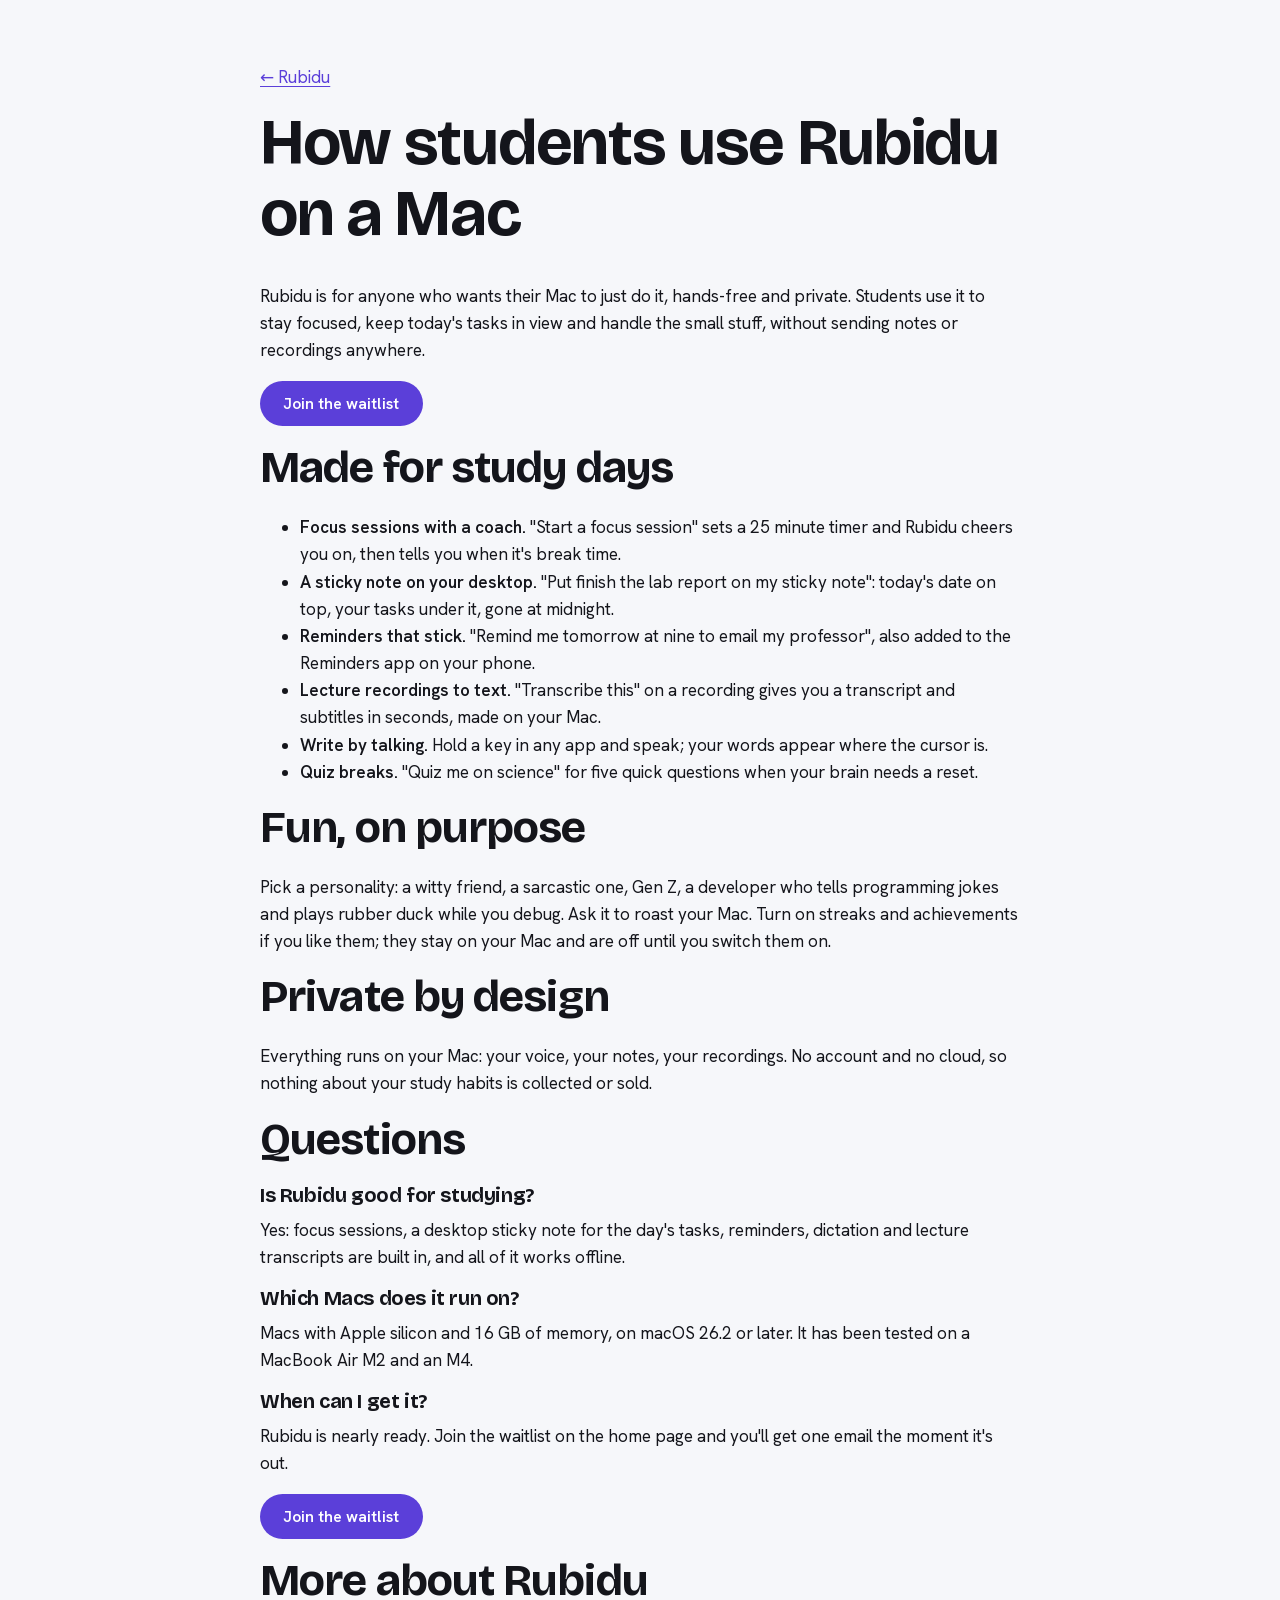
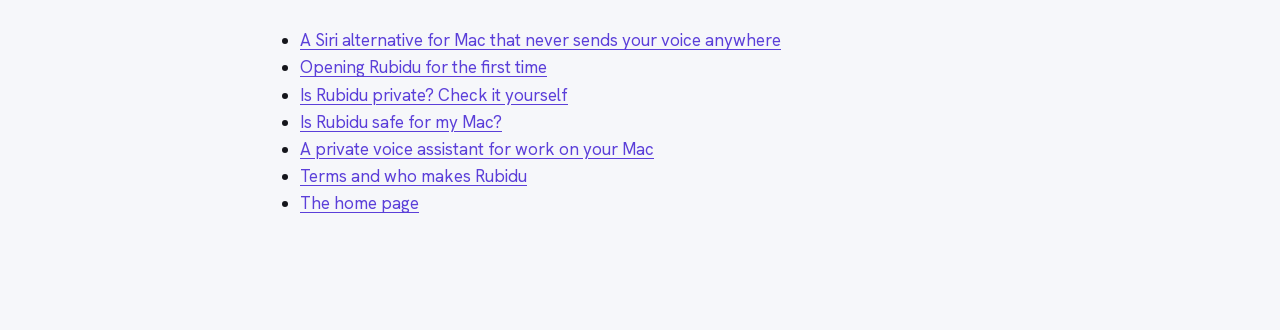
<file: ai-assistant-for-students.html>
<!doctype html>
<html lang="en">
<head>
<meta charset="utf-8">
<meta name="viewport" content="width=device-width, initial-scale=1">
<title>A private AI voice assistant for studying on Mac | Rubidu</title>
<meta name="description" content="Study sessions with a coach, a desktop sticky note, lecture transcripts and dictation: how students use Rubidu, a private voice assistant for Mac.">
<meta property="og:title" content="A private AI voice assistant for studying on Mac | Rubidu">
<meta property="og:description" content="Study sessions with a coach, a desktop sticky note, lecture transcripts and dictation: how students use Rubidu, a private voice assistant for Mac.">
<meta property="og:image" content="https://ujjwal-ismyname.github.io/rubidu/img/og.png">
<meta property="og:type" content="article">
<meta property="og:url" content="https://ujjwal-ismyname.github.io/rubidu/ai-assistant-for-students.html">
<meta name="twitter:card" content="summary_large_image">
<link rel="canonical" href="https://ujjwal-ismyname.github.io/rubidu/ai-assistant-for-students.html">
<link rel="icon" href="img/mark.svg" type="image/svg+xml">
<link rel="stylesheet" href="css/fonts.css">
<link rel="stylesheet" href="css/site.css">
<script type="application/ld+json">{"@context": "https://schema.org", "@type": "WebPage", "name": "How students use Rubidu on a Mac", "url": "https://ujjwal-ismyname.github.io/rubidu/ai-assistant-for-students.html", "description": "Study sessions with a coach, a desktop sticky note, lecture transcripts and dictation: how students use Rubidu, a private voice assistant for Mac.", "isPartOf": {"@type": "WebSite", "name": "Rubidu", "url": "https://ujjwal-ismyname.github.io/rubidu/"}}</script>
<script type="application/ld+json">{"@context": "https://schema.org", "@type": "BreadcrumbList", "itemListElement": [{"@type": "ListItem", "position": 1, "name": "Rubidu", "item": "https://ujjwal-ismyname.github.io/rubidu/"}, {"@type": "ListItem", "position": 2, "name": "How students use Rubidu on a Mac", "item": "https://ujjwal-ismyname.github.io/rubidu/ai-assistant-for-students.html"}]}</script>
<script type="application/ld+json">{"@context": "https://schema.org", "@type": "FAQPage", "mainEntity": [{"@type": "Question", "name": "Is Rubidu good for studying?", "acceptedAnswer": {"@type": "Answer", "text": "Yes: focus sessions, a desktop sticky note for the day's tasks, reminders, dictation and lecture transcripts are built in, and all of it works offline."}}, {"@type": "Question", "name": "Which Macs does it run on?", "acceptedAnswer": {"@type": "Answer", "text": "Macs with Apple silicon and 16 GB of memory, on macOS 26.2 or later. It has been tested on a MacBook Air M2 and an M4."}}, {"@type": "Question", "name": "When can I get it?", "acceptedAnswer": {"@type": "Answer", "text": "Rubidu is nearly ready. Join the waitlist on the home page and you'll get one email the moment it's out."}}]}</script>
</head>
<body>
<main class="wrap narrow prose" style="padding-block:64px 96px">
  <p><a href="./">← Rubidu</a></p>
  <h1>How students use Rubidu on a Mac</h1>
  <p>Rubidu is for anyone who wants their Mac to just do it, hands-free and private. Students use it to stay focused, keep today's tasks in view and handle the small stuff, without sending notes or recordings anywhere.</p>

  <p><a class="btn btn-primary" href="./#waitlist">Join the waitlist</a></p>
  <h2>Made for study days</h2>
  <ul>
    <li><strong>Focus sessions with a coach.</strong> "Start a focus session" sets a 25 minute timer and Rubidu cheers you on, then tells you when it's break time.</li>
    <li><strong>A sticky note on your desktop.</strong> "Put finish the lab report on my sticky note": today's date on top, your tasks under it, gone at midnight.</li>
    <li><strong>Reminders that stick.</strong> "Remind me tomorrow at nine to email my professor", also added to the Reminders app on your phone.</li>
    <li><strong>Lecture recordings to text.</strong> "Transcribe this" on a recording gives you a transcript and subtitles in seconds, made on your Mac.</li>
    <li><strong>Write by talking.</strong> Hold a key in any app and speak; your words appear where the cursor is.</li>
    <li><strong>Quiz breaks.</strong> "Quiz me on science" for five quick questions when your brain needs a reset.</li>
  </ul>
  <h2>Fun, on purpose</h2>
  <p>Pick a personality: a witty friend, a sarcastic one, Gen Z, a developer who tells programming jokes and plays rubber duck while you debug. Ask it to roast your Mac. Turn on streaks and achievements if you like them; they stay on your Mac and are off until you switch them on.</p>
  <h2>Private by design</h2>
  <p>Everything runs on your Mac: your voice, your notes, your recordings. No account and no cloud, so nothing about your study habits is collected or sold.</p>
  <h2>Questions</h2>
  <h3>Is Rubidu good for studying?</h3>
  <p>Yes: focus sessions, a desktop sticky note for the day's tasks, reminders, dictation and lecture transcripts are built in, and all of it works offline.</p>
  <h3>Which Macs does it run on?</h3>
  <p>Macs with Apple silicon and 16 GB of memory, on macOS 26.2 or later. It has been tested on a MacBook Air M2 and an M4.</p>
  <h3>When can I get it?</h3>
  <p>Rubidu is nearly ready. Join the waitlist on the home page and you'll get one email the moment it's out.</p>

  <p><a class="btn btn-primary" href="./#waitlist">Join the waitlist</a></p>
  <h2>More about Rubidu</h2>
  <ul><li><a href="siri-alternative-mac.html">A Siri alternative for Mac that never sends your voice anywhere</a></li><li><a href="how-to-open-rubidu.html">Opening Rubidu for the first time</a></li><li><a href="is-rubidu-private.html">Is Rubidu private? Check it yourself</a></li><li><a href="will-rubidu-slow-down-my-mac.html">Is Rubidu safe for my Mac?</a></li><li><a href="ai-voice-assistant-for-work-on-mac.html">A private voice assistant for work on your Mac</a></li><li><a href="terms.html">Terms and who makes Rubidu</a></li><li><a href="./">The home page</a></li></ul>
</main>
</body>
</html>
</file>
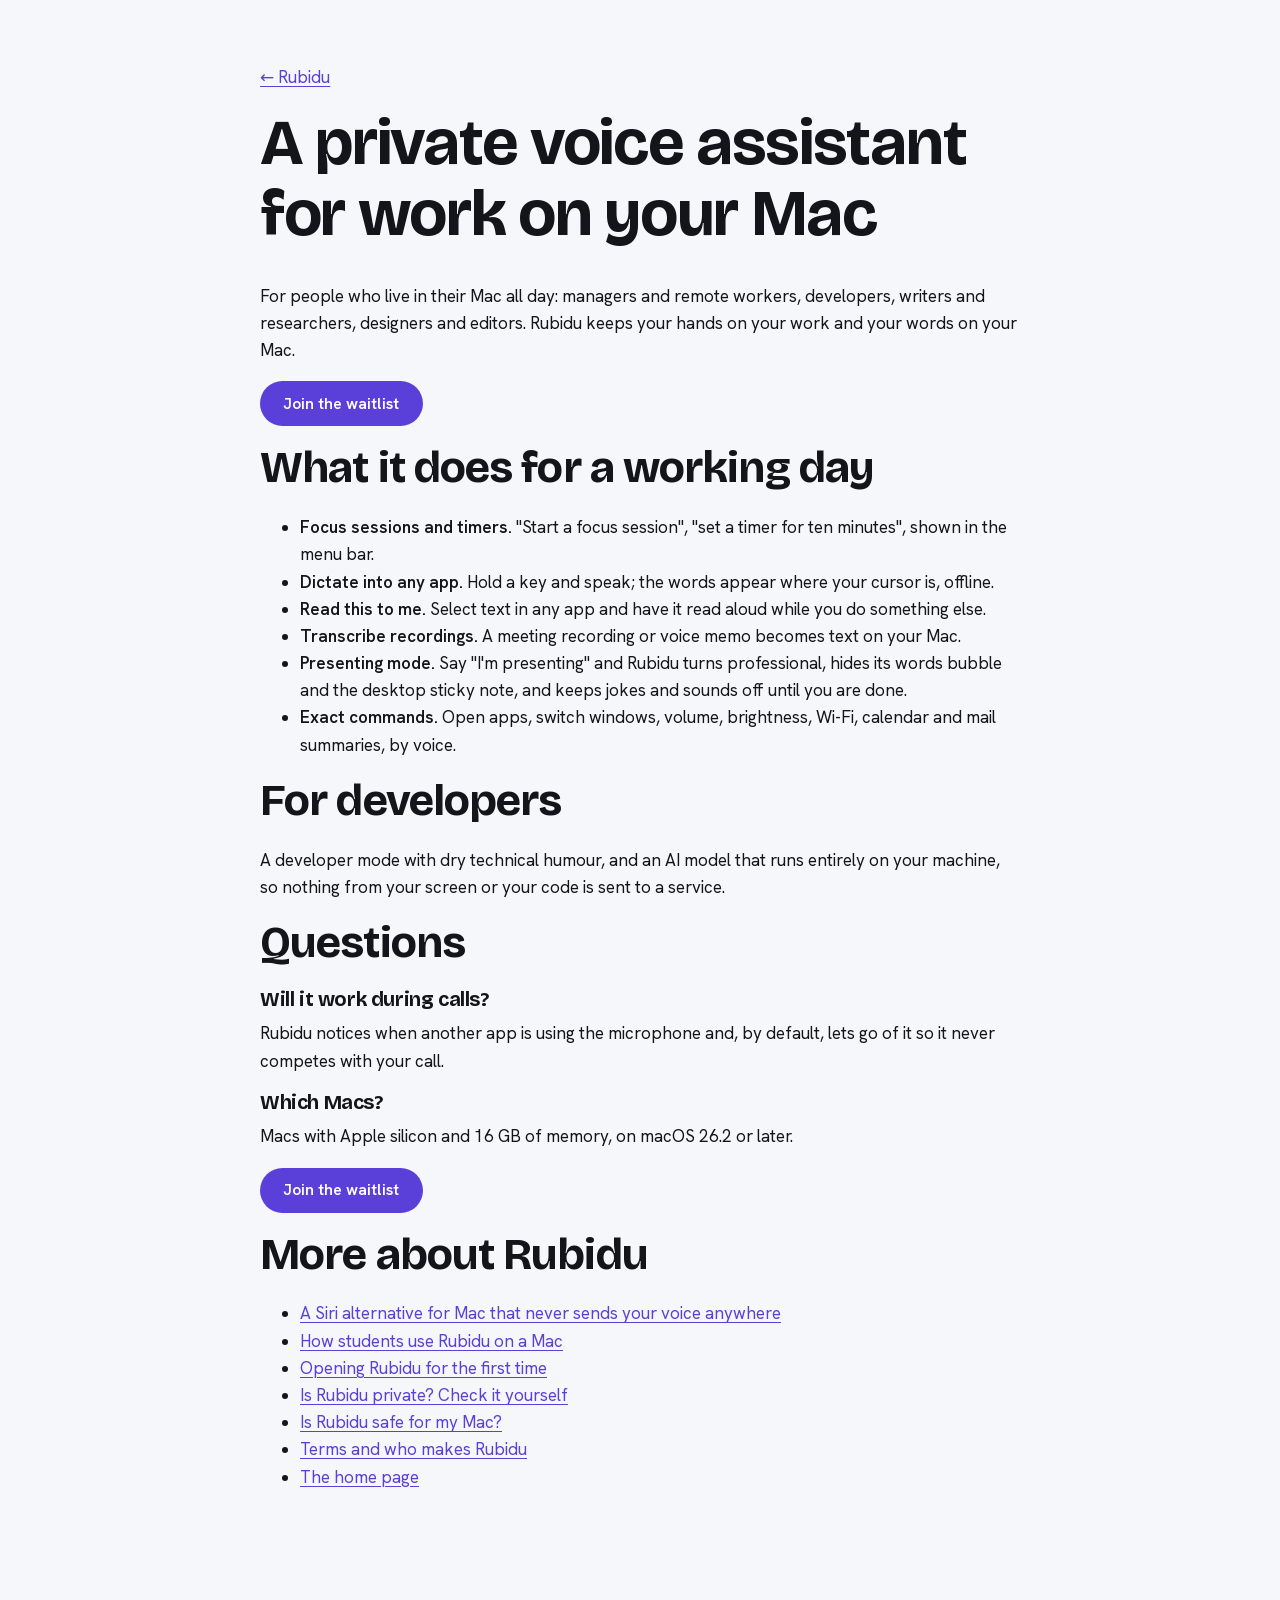
<file: ai-voice-assistant-for-work-on-mac.html>
<!doctype html>
<html lang="en">
<head>
<meta charset="utf-8">
<meta name="viewport" content="width=device-width, initial-scale=1">
<title>A private voice assistant for work on Mac | Rubidu</title>
<meta name="description" content="Focus sessions, dictation in any app, read-aloud, transcripts and a quiet mode for screen sharing. A private assistant for work on a Mac with Apple silicon.">
<meta property="og:title" content="A private voice assistant for work on Mac | Rubidu">
<meta property="og:description" content="Focus sessions, dictation in any app, read-aloud, transcripts and a quiet mode for screen sharing. A private assistant for work on a Mac with Apple silicon.">
<meta property="og:image" content="https://ujjwal-ismyname.github.io/rubidu/img/og.png">
<meta property="og:type" content="article">
<meta property="og:url" content="https://ujjwal-ismyname.github.io/rubidu/ai-voice-assistant-for-work-on-mac.html">
<meta name="twitter:card" content="summary_large_image">
<link rel="canonical" href="https://ujjwal-ismyname.github.io/rubidu/ai-voice-assistant-for-work-on-mac.html">
<link rel="icon" href="img/mark.svg" type="image/svg+xml">
<link rel="stylesheet" href="css/fonts.css">
<link rel="stylesheet" href="css/site.css">
<script type="application/ld+json">{"@context": "https://schema.org", "@type": "WebPage", "name": "A private voice assistant for work on your Mac", "url": "https://ujjwal-ismyname.github.io/rubidu/ai-voice-assistant-for-work-on-mac.html", "description": "Focus sessions, dictation in any app, read-aloud, transcripts and a quiet mode for screen sharing. A private assistant for work on a Mac with Apple silicon.", "isPartOf": {"@type": "WebSite", "name": "Rubidu", "url": "https://ujjwal-ismyname.github.io/rubidu/"}}</script>
<script type="application/ld+json">{"@context": "https://schema.org", "@type": "BreadcrumbList", "itemListElement": [{"@type": "ListItem", "position": 1, "name": "Rubidu", "item": "https://ujjwal-ismyname.github.io/rubidu/"}, {"@type": "ListItem", "position": 2, "name": "A private voice assistant for work on your Mac", "item": "https://ujjwal-ismyname.github.io/rubidu/ai-voice-assistant-for-work-on-mac.html"}]}</script>
<script type="application/ld+json">{"@context": "https://schema.org", "@type": "FAQPage", "mainEntity": [{"@type": "Question", "name": "Will it work during calls?", "acceptedAnswer": {"@type": "Answer", "text": "Rubidu notices when another app is using the microphone and, by default, lets go of it so it never competes with your call."}}, {"@type": "Question", "name": "Which Macs?", "acceptedAnswer": {"@type": "Answer", "text": "Macs with Apple silicon and 16 GB of memory, on macOS 26.2 or later."}}]}</script>
</head>
<body>
<main class="wrap narrow prose" style="padding-block:64px 96px">
  <p><a href="./">← Rubidu</a></p>
  <h1>A private voice assistant for work on your Mac</h1>
  <p>For people who live in their Mac all day: managers and remote workers, developers, writers and researchers, designers and editors. Rubidu keeps your hands on your work and your words on your Mac.</p>

  <p><a class="btn btn-primary" href="./#waitlist">Join the waitlist</a></p>
  <h2>What it does for a working day</h2>
  <ul>
    <li><strong>Focus sessions and timers.</strong> "Start a focus session", "set a timer for ten minutes", shown in the menu bar.</li>
    <li><strong>Dictate into any app.</strong> Hold a key and speak; the words appear where your cursor is, offline.</li>
    <li><strong>Read this to me.</strong> Select text in any app and have it read aloud while you do something else.</li>
    <li><strong>Transcribe recordings.</strong> A meeting recording or voice memo becomes text on your Mac.</li>
    <li><strong>Presenting mode.</strong> Say "I'm presenting" and Rubidu turns professional, hides its words bubble and the desktop sticky note, and keeps jokes and sounds off until you are done.</li>
    <li><strong>Exact commands.</strong> Open apps, switch windows, volume, brightness, Wi-Fi, calendar and mail summaries, by voice.</li>
  </ul>
  <h2>For developers</h2>
  <p>A developer mode with dry technical humour, and an AI model that runs entirely on your machine, so nothing from your screen or your code is sent to a service.</p>
  <h2>Questions</h2>
  <h3>Will it work during calls?</h3>
  <p>Rubidu notices when another app is using the microphone and, by default, lets go of it so it never competes with your call.</p>
  <h3>Which Macs?</h3>
  <p>Macs with Apple silicon and 16 GB of memory, on macOS 26.2 or later.</p>

  <p><a class="btn btn-primary" href="./#waitlist">Join the waitlist</a></p>
  <h2>More about Rubidu</h2>
  <ul><li><a href="siri-alternative-mac.html">A Siri alternative for Mac that never sends your voice anywhere</a></li><li><a href="ai-assistant-for-students.html">How students use Rubidu on a Mac</a></li><li><a href="how-to-open-rubidu.html">Opening Rubidu for the first time</a></li><li><a href="is-rubidu-private.html">Is Rubidu private? Check it yourself</a></li><li><a href="will-rubidu-slow-down-my-mac.html">Is Rubidu safe for my Mac?</a></li><li><a href="terms.html">Terms and who makes Rubidu</a></li><li><a href="./">The home page</a></li></ul>
</main>
</body>
</html>
</file>
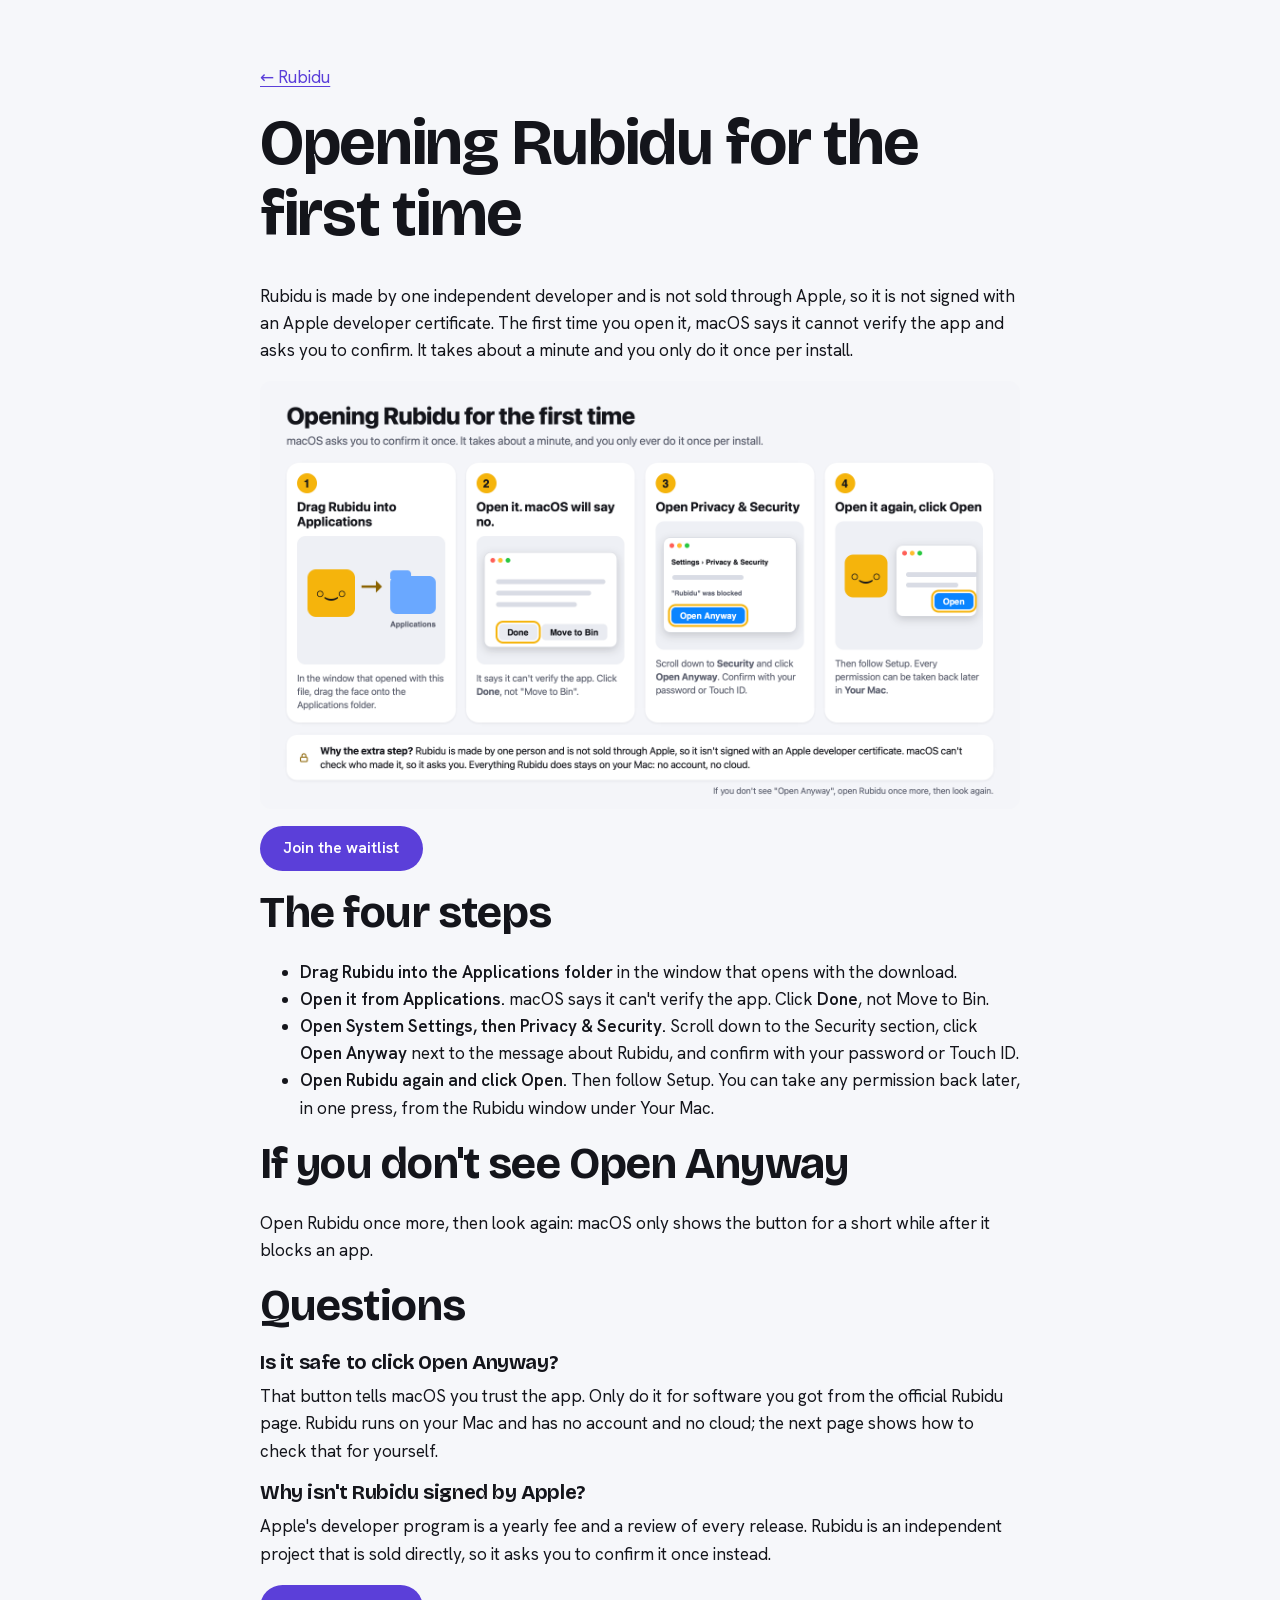
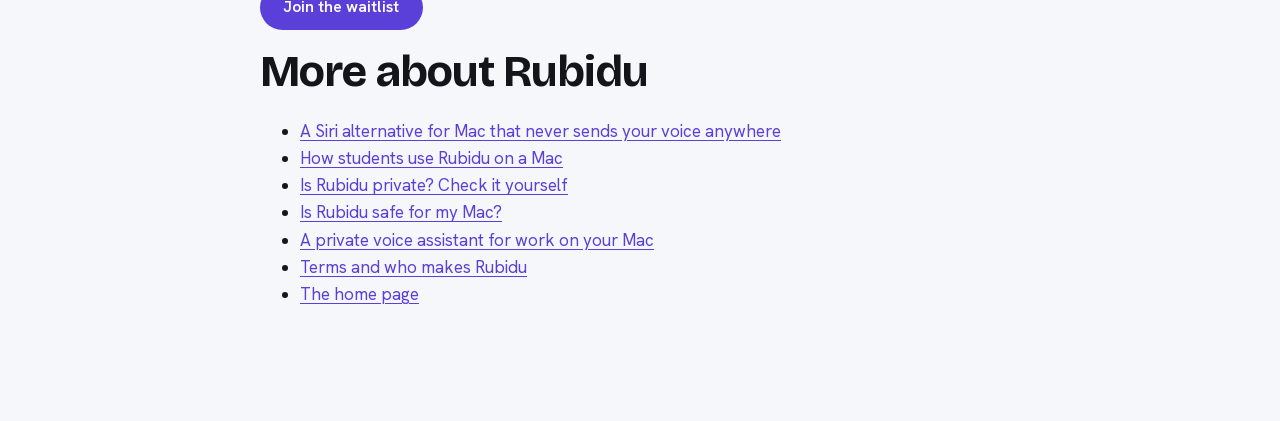
<file: how-to-open-rubidu.html>
<!doctype html>
<html lang="en">
<head>
<meta charset="utf-8">
<meta name="viewport" content="width=device-width, initial-scale=1">
<title>How to open Rubidu the first time on your Mac | Rubidu</title>
<meta name="description" content="macOS asks you to confirm Rubidu once. Four steps with pictures: drag it in, open it, Open Anyway, open it again.">
<meta property="og:title" content="How to open Rubidu the first time on your Mac | Rubidu">
<meta property="og:description" content="macOS asks you to confirm Rubidu once. Four steps with pictures: drag it in, open it, Open Anyway, open it again.">
<meta property="og:image" content="https://ujjwal-ismyname.github.io/rubidu/img/og.png">
<meta property="og:type" content="article">
<meta property="og:url" content="https://ujjwal-ismyname.github.io/rubidu/how-to-open-rubidu.html">
<meta name="twitter:card" content="summary_large_image">
<link rel="canonical" href="https://ujjwal-ismyname.github.io/rubidu/how-to-open-rubidu.html">
<link rel="icon" href="img/mark.svg" type="image/svg+xml">
<link rel="stylesheet" href="css/fonts.css">
<link rel="stylesheet" href="css/site.css">
<script type="application/ld+json">{"@context": "https://schema.org", "@type": "WebPage", "name": "Opening Rubidu for the first time", "url": "https://ujjwal-ismyname.github.io/rubidu/how-to-open-rubidu.html", "description": "macOS asks you to confirm Rubidu once. Four steps with pictures: drag it in, open it, Open Anyway, open it again.", "isPartOf": {"@type": "WebSite", "name": "Rubidu", "url": "https://ujjwal-ismyname.github.io/rubidu/"}}</script>
<script type="application/ld+json">{"@context": "https://schema.org", "@type": "BreadcrumbList", "itemListElement": [{"@type": "ListItem", "position": 1, "name": "Rubidu", "item": "https://ujjwal-ismyname.github.io/rubidu/"}, {"@type": "ListItem", "position": 2, "name": "Opening Rubidu for the first time", "item": "https://ujjwal-ismyname.github.io/rubidu/how-to-open-rubidu.html"}]}</script>
<script type="application/ld+json">{"@context": "https://schema.org", "@type": "FAQPage", "mainEntity": [{"@type": "Question", "name": "Is it safe to click Open Anyway?", "acceptedAnswer": {"@type": "Answer", "text": "That button tells macOS you trust the app. Only do it for software you got from the official Rubidu page. Rubidu runs on your Mac and has no account and no cloud; the next page shows how to check that for yourself."}}, {"@type": "Question", "name": "Why isn't Rubidu signed by Apple?", "acceptedAnswer": {"@type": "Answer", "text": "Apple's developer program is a yearly fee and a review of every release. Rubidu is an independent project that is sold directly, so it asks you to confirm it once instead."}}]}</script>
</head>
<body>
<main class="wrap narrow prose" style="padding-block:64px 96px">
  <p><a href="./">← Rubidu</a></p>
  <h1>Opening Rubidu for the first time</h1>
  <p>Rubidu is made by one independent developer and is not sold through Apple, so it is not signed with an Apple developer certificate. The first time you open it, macOS says it cannot verify the app and asks you to confirm. It takes about a minute and you only do it once per install.</p>
  <p><img src="img/how-to-open-rubidu.png" alt="Four steps: drag Rubidu into Applications; open it and click Done; open Privacy and Security and click Open Anyway; open it again and click Open." style="max-width:100%;height:auto;border-radius:12px" loading="lazy"></p>
  <p><a class="btn btn-primary" href="./#waitlist">Join the waitlist</a></p>
  <h2>The four steps</h2>
  <ul>
    <li><strong>Drag Rubidu into the Applications folder</strong> in the window that opens with the download.</li>
    <li><strong>Open it from Applications.</strong> macOS says it can't verify the app. Click <strong>Done</strong>, not Move to Bin.</li>
    <li><strong>Open System Settings, then Privacy &amp; Security.</strong> Scroll down to the Security section, click <strong>Open Anyway</strong> next to the message about Rubidu, and confirm with your password or Touch ID.</li>
    <li><strong>Open Rubidu again and click Open.</strong> Then follow Setup. You can take any permission back later, in one press, from the Rubidu window under Your Mac.</li>
  </ul>
  <h2>If you don't see Open Anyway</h2>
  <p>Open Rubidu once more, then look again: macOS only shows the button for a short while after it blocks an app.</p>
  <h2>Questions</h2>
  <h3>Is it safe to click Open Anyway?</h3>
  <p>That button tells macOS you trust the app. Only do it for software you got from the official Rubidu page. Rubidu runs on your Mac and has no account and no cloud; the next page shows how to check that for yourself.</p>
  <h3>Why isn't Rubidu signed by Apple?</h3>
  <p>Apple's developer program is a yearly fee and a review of every release. Rubidu is an independent project that is sold directly, so it asks you to confirm it once instead.</p>

  <p><a class="btn btn-primary" href="./#waitlist">Join the waitlist</a></p>
  <h2>More about Rubidu</h2>
  <ul><li><a href="siri-alternative-mac.html">A Siri alternative for Mac that never sends your voice anywhere</a></li><li><a href="ai-assistant-for-students.html">How students use Rubidu on a Mac</a></li><li><a href="is-rubidu-private.html">Is Rubidu private? Check it yourself</a></li><li><a href="will-rubidu-slow-down-my-mac.html">Is Rubidu safe for my Mac?</a></li><li><a href="ai-voice-assistant-for-work-on-mac.html">A private voice assistant for work on your Mac</a></li><li><a href="terms.html">Terms and who makes Rubidu</a></li><li><a href="./">The home page</a></li></ul>
</main>
</body>
</html>
</file>
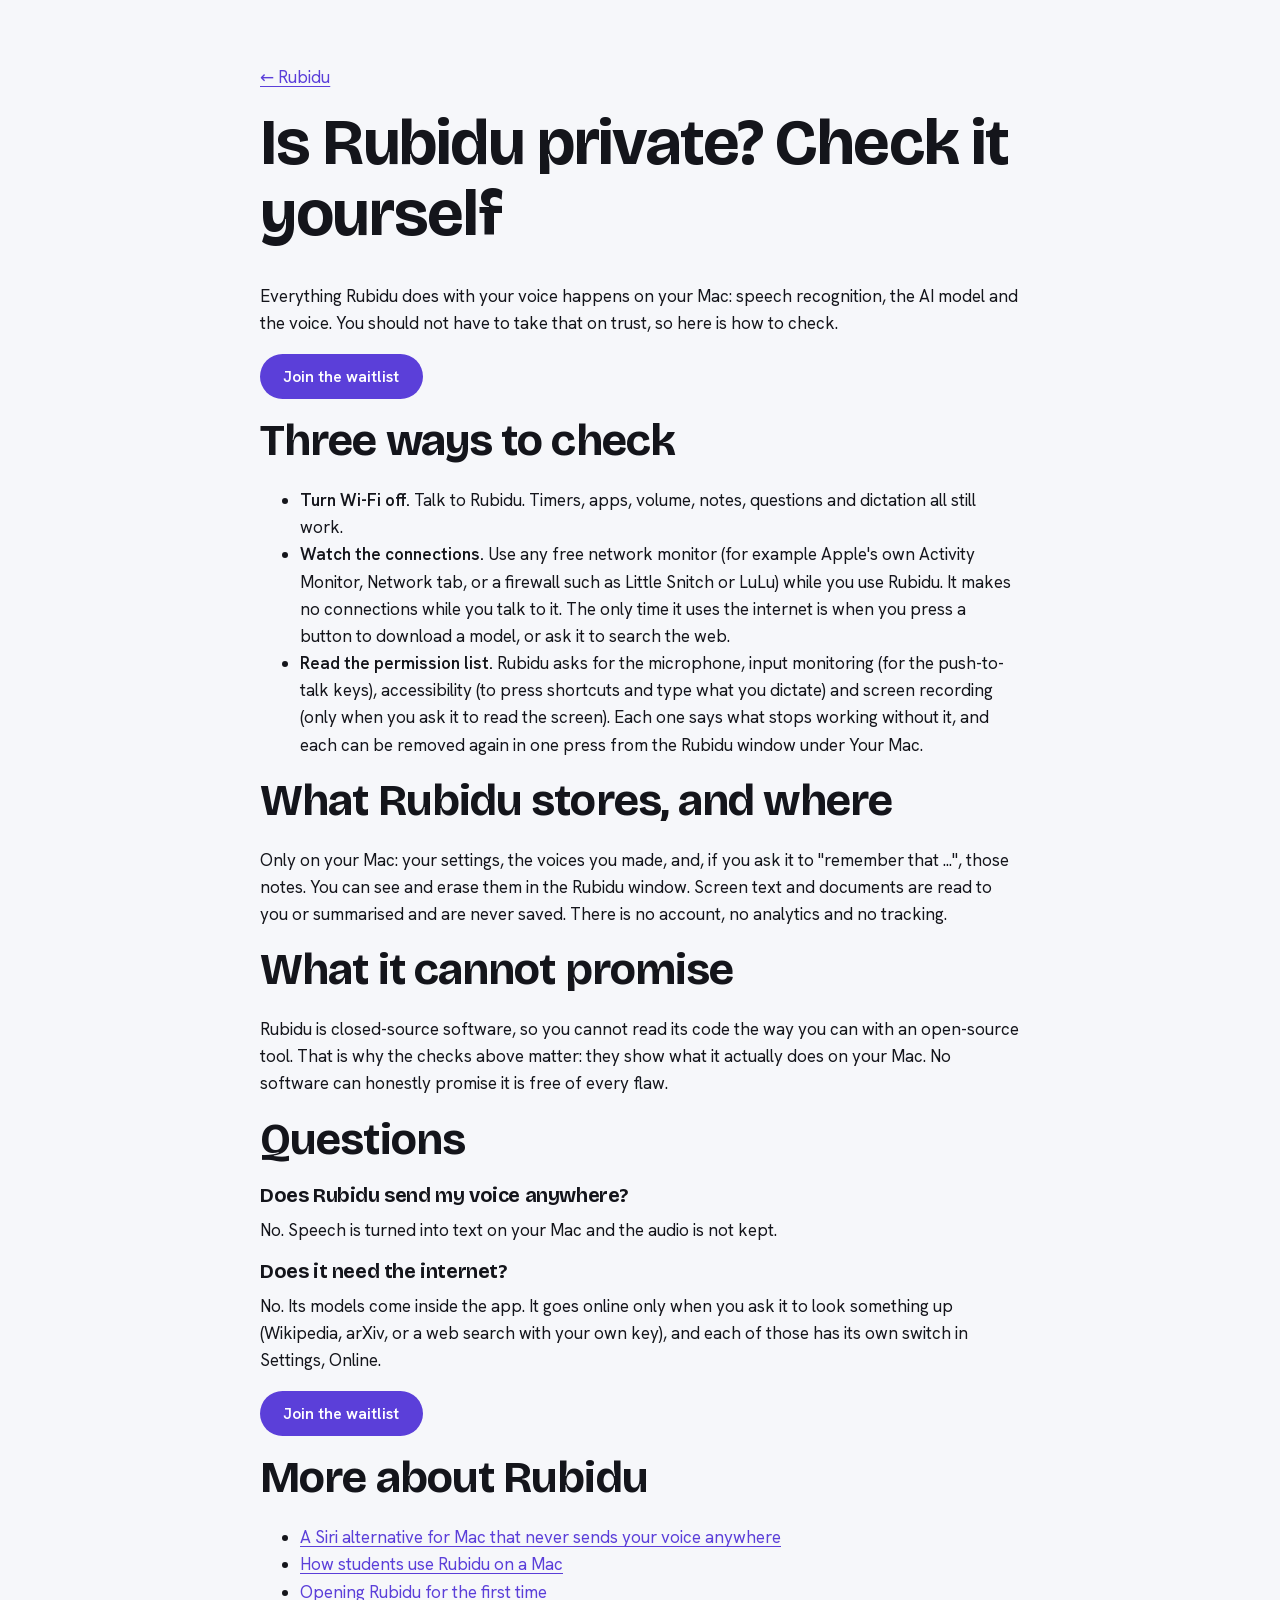
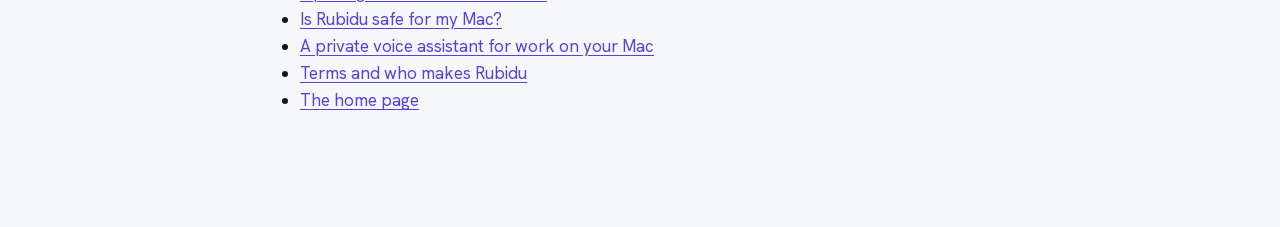
<file: is-rubidu-private.html>
<!doctype html>
<html lang="en">
<head>
<meta charset="utf-8">
<meta name="viewport" content="width=device-width, initial-scale=1">
<title>Is Rubidu private? How to check for yourself | Rubidu</title>
<meta name="description" content="Rubidu runs on your Mac with no account and no cloud. Here is what it does, what it connects to, which permissions it asks for, and how to verify it.">
<meta property="og:title" content="Is Rubidu private? How to check for yourself | Rubidu">
<meta property="og:description" content="Rubidu runs on your Mac with no account and no cloud. Here is what it does, what it connects to, which permissions it asks for, and how to verify it.">
<meta property="og:image" content="https://ujjwal-ismyname.github.io/rubidu/img/og.png">
<meta property="og:type" content="article">
<meta property="og:url" content="https://ujjwal-ismyname.github.io/rubidu/is-rubidu-private.html">
<meta name="twitter:card" content="summary_large_image">
<link rel="canonical" href="https://ujjwal-ismyname.github.io/rubidu/is-rubidu-private.html">
<link rel="icon" href="img/mark.svg" type="image/svg+xml">
<link rel="stylesheet" href="css/fonts.css">
<link rel="stylesheet" href="css/site.css">
<script type="application/ld+json">{"@context": "https://schema.org", "@type": "WebPage", "name": "Is Rubidu private? Check it yourself", "url": "https://ujjwal-ismyname.github.io/rubidu/is-rubidu-private.html", "description": "Rubidu runs on your Mac with no account and no cloud. Here is what it does, what it connects to, which permissions it asks for, and how to verify it.", "isPartOf": {"@type": "WebSite", "name": "Rubidu", "url": "https://ujjwal-ismyname.github.io/rubidu/"}}</script>
<script type="application/ld+json">{"@context": "https://schema.org", "@type": "BreadcrumbList", "itemListElement": [{"@type": "ListItem", "position": 1, "name": "Rubidu", "item": "https://ujjwal-ismyname.github.io/rubidu/"}, {"@type": "ListItem", "position": 2, "name": "Is Rubidu private? Check it yourself", "item": "https://ujjwal-ismyname.github.io/rubidu/is-rubidu-private.html"}]}</script>
<script type="application/ld+json">{"@context": "https://schema.org", "@type": "FAQPage", "mainEntity": [{"@type": "Question", "name": "Does Rubidu send my voice anywhere?", "acceptedAnswer": {"@type": "Answer", "text": "No. Speech is turned into text on your Mac and the audio is not kept."}}, {"@type": "Question", "name": "Does it need the internet?", "acceptedAnswer": {"@type": "Answer", "text": "No. Its models come inside the app. It goes online only when you ask it to look something up (Wikipedia, arXiv, or a web search with your own key), and each of those has its own switch in Settings, Online."}}]}</script>
</head>
<body>
<main class="wrap narrow prose" style="padding-block:64px 96px">
  <p><a href="./">← Rubidu</a></p>
  <h1>Is Rubidu private? Check it yourself</h1>
  <p>Everything Rubidu does with your voice happens on your Mac: speech recognition, the AI model and the voice. You should not have to take that on trust, so here is how to check.</p>

  <p><a class="btn btn-primary" href="./#waitlist">Join the waitlist</a></p>
  <h2>Three ways to check</h2>
  <ul>
    <li><strong>Turn Wi-Fi off.</strong> Talk to Rubidu. Timers, apps, volume, notes, questions and dictation all still work.</li>
    <li><strong>Watch the connections.</strong> Use any free network monitor (for example Apple's own Activity Monitor, Network tab, or a firewall such as Little Snitch or LuLu) while you use Rubidu. It makes no connections while you talk to it. The only time it uses the internet is when you press a button to download a model, or ask it to search the web.</li>
    <li><strong>Read the permission list.</strong> Rubidu asks for the microphone, input monitoring (for the push-to-talk keys), accessibility (to press shortcuts and type what you dictate) and screen recording (only when you ask it to read the screen). Each one says what stops working without it, and each can be removed again in one press from the Rubidu window under Your Mac.</li>
  </ul>
  <h2>What Rubidu stores, and where</h2>
  <p>Only on your Mac: your settings, the voices you made, and, if you ask it to "remember that ...", those notes. You can see and erase them in the Rubidu window. Screen text and documents are read to you or summarised and are never saved. There is no account, no analytics and no tracking.</p>
  <h2>What it cannot promise</h2>
  <p>Rubidu is closed-source software, so you cannot read its code the way you can with an open-source tool. That is why the checks above matter: they show what it actually does on your Mac. No software can honestly promise it is free of every flaw.</p>
  <h2>Questions</h2>
  <h3>Does Rubidu send my voice anywhere?</h3>
  <p>No. Speech is turned into text on your Mac and the audio is not kept.</p>
  <h3>Does it need the internet?</h3>
  <p>No. Its models come inside the app. It goes online only when you ask it to look something up (Wikipedia, arXiv, or a web search with your own key), and each of those has its own switch in Settings, Online.</p>

  <p><a class="btn btn-primary" href="./#waitlist">Join the waitlist</a></p>
  <h2>More about Rubidu</h2>
  <ul><li><a href="siri-alternative-mac.html">A Siri alternative for Mac that never sends your voice anywhere</a></li><li><a href="ai-assistant-for-students.html">How students use Rubidu on a Mac</a></li><li><a href="how-to-open-rubidu.html">Opening Rubidu for the first time</a></li><li><a href="will-rubidu-slow-down-my-mac.html">Is Rubidu safe for my Mac?</a></li><li><a href="ai-voice-assistant-for-work-on-mac.html">A private voice assistant for work on your Mac</a></li><li><a href="terms.html">Terms and who makes Rubidu</a></li><li><a href="./">The home page</a></li></ul>
</main>
</body>
</html>
</file>
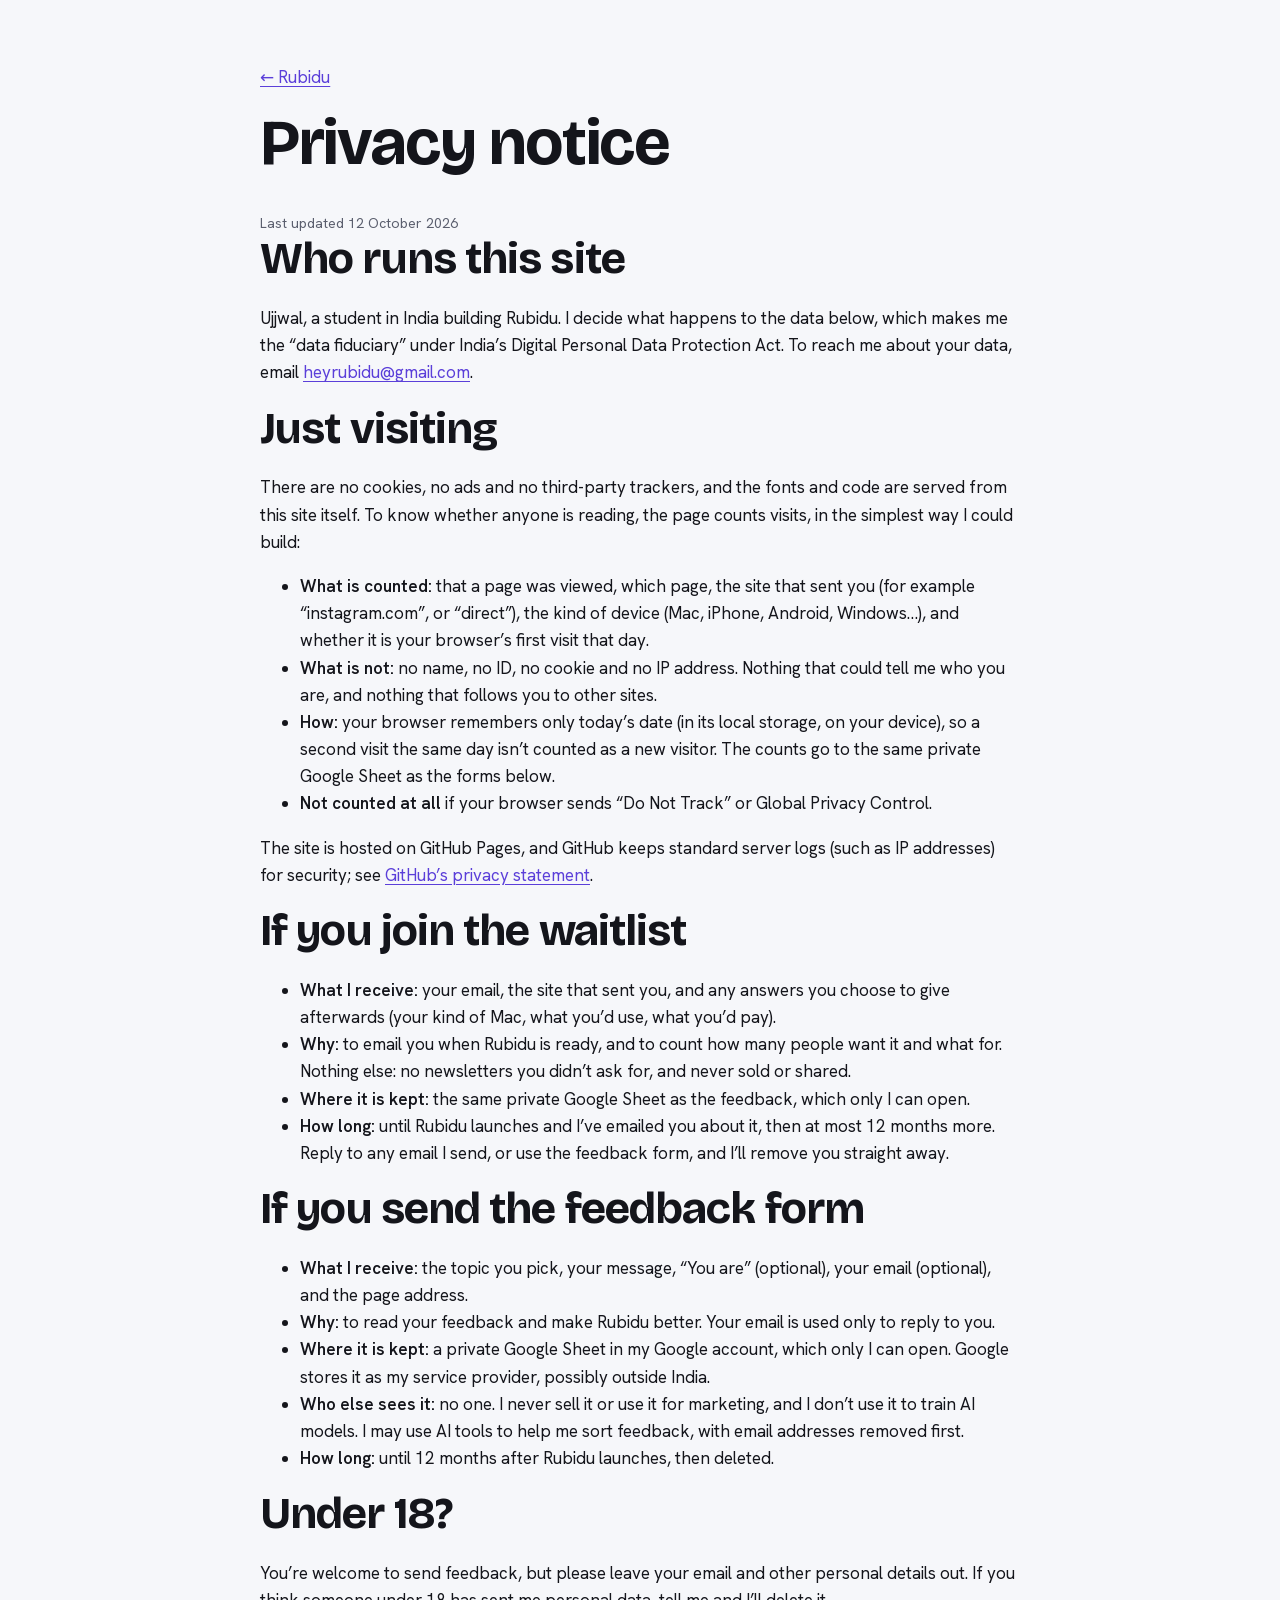
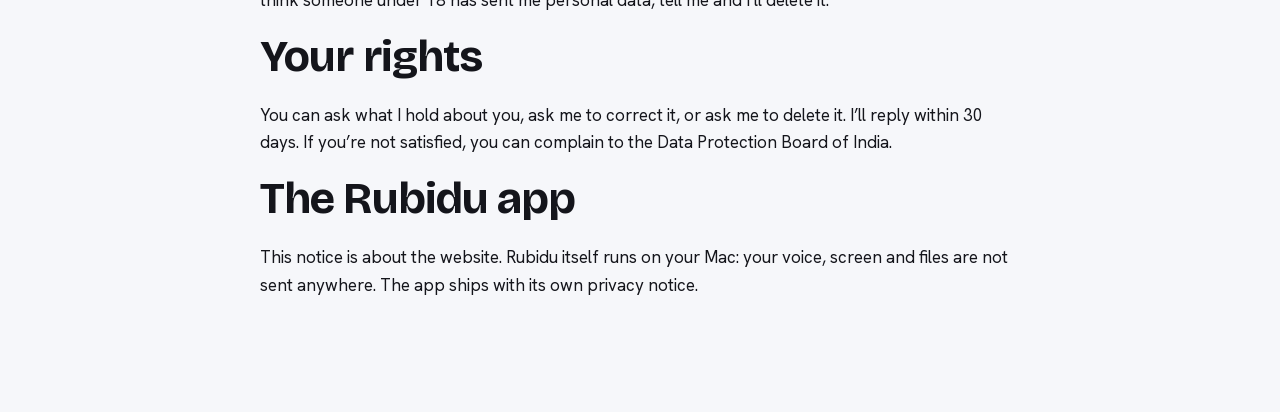
<file: privacy.html>
<!doctype html>
<html lang="en">
<head>
<meta charset="utf-8">
<meta name="viewport" content="width=device-width, initial-scale=1">
<title>Privacy notice | Rubidu</title>
<meta name="description" content="What the Rubidu website collects (very little), why, and how to have it deleted.">
<link rel="canonical" href="https://ujjwal-ismyname.github.io/rubidu/privacy.html">
<link rel="icon" href="img/mark.svg" type="image/svg+xml">
<link rel="stylesheet" href="css/fonts.css">
<link rel="stylesheet" href="css/site.css">
</head>
<body>
<main class="wrap narrow prose" style="padding-block:64px 96px">
  <p><a href="./">← Rubidu</a></p>
  <h1>Privacy notice</h1>
  <p class="fine">Last updated 12 October 2026</p>

  <h2>Who runs this site</h2>
  <p>Ujjwal, a student in India building Rubidu. I decide what happens to the data below, which makes me the “data fiduciary” under India’s Digital Personal Data Protection Act. To reach me about your data, email <a href="mailto:heyrubidu@gmail.com">heyrubidu@gmail.com</a>.</p>

  <h2 id="visits">Just visiting</h2>
  <p>There are no cookies, no ads and no third-party trackers, and the fonts and code are served from this site itself. To know whether anyone is reading, the page counts visits, in the simplest way I could build:</p>
  <ul>
    <li><b>What is counted:</b> that a page was viewed, which page, the site that sent you (for example “instagram.com”, or “direct”), the kind of device (Mac, iPhone, Android, Windows…), and whether it is your browser’s first visit that day.</li>
    <li><b>What is not:</b> no name, no ID, no cookie and no IP address. Nothing that could tell me who you are, and nothing that follows you to other sites.</li>
    <li><b>How:</b> your browser remembers only today’s date (in its local storage, on your device), so a second visit the same day isn’t counted as a new visitor. The counts go to the same private Google Sheet as the forms below.</li>
    <li><b>Not counted at all</b> if your browser sends “Do Not Track” or Global Privacy Control.</li>
  </ul>
  <p>The site is hosted on GitHub Pages, and GitHub keeps standard server logs (such as IP addresses) for security; see <a href="https://docs.github.com/en/site-policy/privacy-policies/github-general-privacy-statement">GitHub’s privacy statement</a>.</p>

  <h2 id="waitlist">If you join the waitlist</h2>
  <ul>
    <li><b>What I receive:</b> your email, the site that sent you, and any answers you choose to give afterwards (your kind of Mac, what you’d use, what you’d pay).</li>
    <li><b>Why:</b> to email you when Rubidu is ready, and to count how many people want it and what for. Nothing else: no newsletters you didn’t ask for, and never sold or shared.</li>
    <li><b>Where it is kept:</b> the same private Google Sheet as the feedback, which only I can open.</li>
    <li><b>How long:</b> until Rubidu launches and I’ve emailed you about it, then at most 12 months more. Reply to any email I send, or use the feedback form, and I’ll remove you straight away.</li>
  </ul>

  <h2>If you send the feedback form</h2>
  <ul>
    <li><b>What I receive:</b> the topic you pick, your message, “You are” (optional), your email (optional), and the page address.</li>
    <li><b>Why:</b> to read your feedback and make Rubidu better. Your email is used only to reply to you.</li>
    <li><b>Where it is kept:</b> a private Google Sheet in my Google account, which only I can open. Google stores it as my service provider, possibly outside India.</li>
    <li><b>Who else sees it:</b> no one. I never sell it or use it for marketing, and I don’t use it to train AI models. I may use AI tools to help me sort feedback, with email addresses removed first.</li>
    <li><b>How long:</b> until 12 months after Rubidu launches, then deleted.</li>
  </ul>

  <h2>Under 18?</h2>
  <p>You’re welcome to send feedback, but please leave your email and other personal details out. If you think someone under 18 has sent me personal data, tell me and I’ll delete it.</p>

  <h2>Your rights</h2>
  <p>You can ask what I hold about you, ask me to correct it, or ask me to delete it. I’ll reply within 30 days. If you’re not satisfied, you can complain to the Data Protection Board of India.</p>

  <h2>The Rubidu app</h2>
  <p>This notice is about the website. Rubidu itself runs on your Mac: your voice, screen and files are not sent anywhere. The app ships with its own privacy notice.</p>
</main>
</body>
</html>
</file>
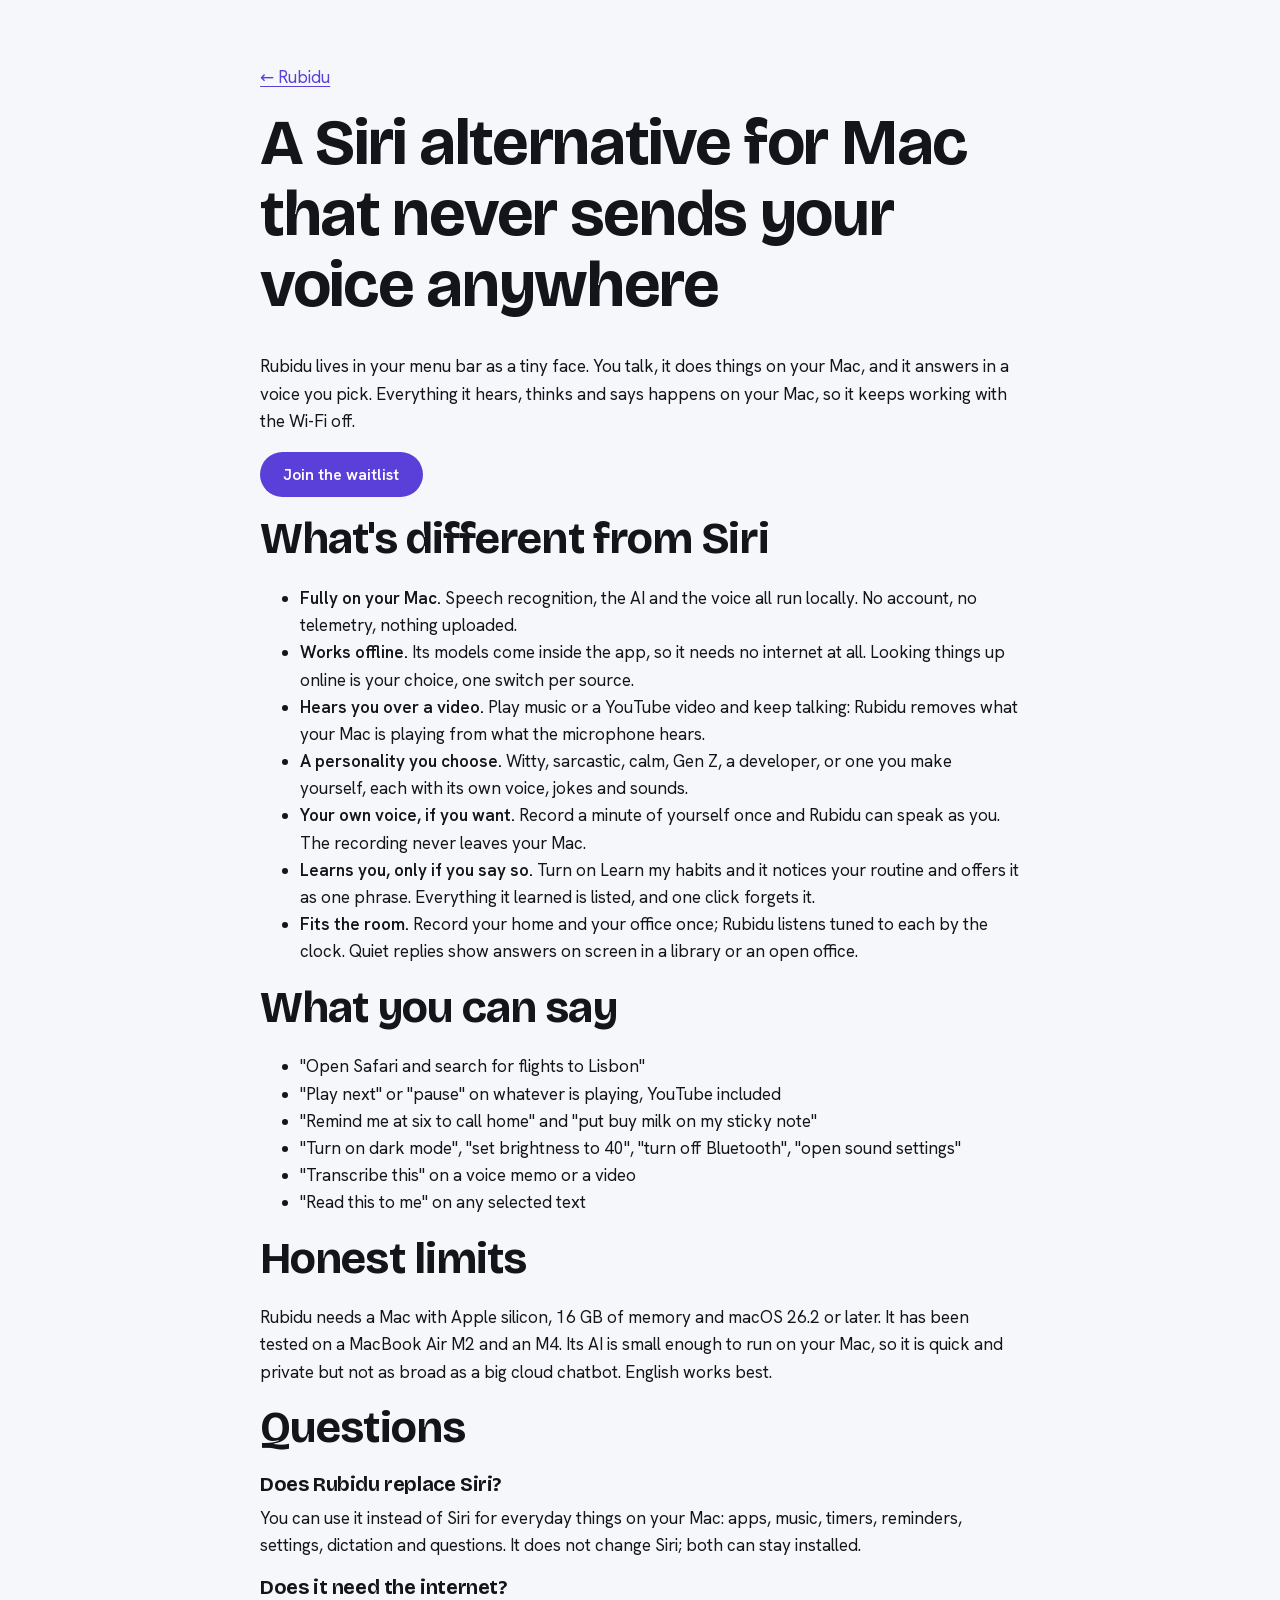
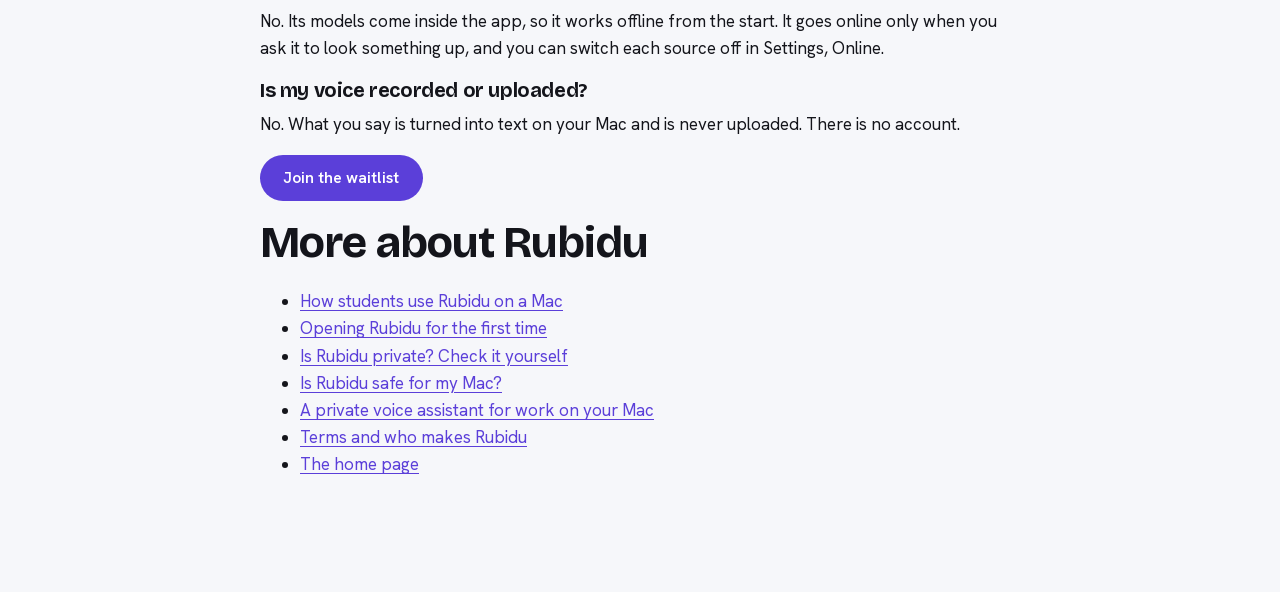
<file: siri-alternative-mac.html>
<!doctype html>
<html lang="en">
<head>
<meta charset="utf-8">
<meta name="viewport" content="width=device-width, initial-scale=1">
<title>A private Siri alternative for Mac that works offline | Rubidu</title>
<meta name="description" content="Rubidu is a voice assistant for Mac that runs entirely on your Mac: no cloud, no account, works offline. See what it does differently from Siri.">
<meta property="og:title" content="A private Siri alternative for Mac that works offline | Rubidu">
<meta property="og:description" content="Rubidu is a voice assistant for Mac that runs entirely on your Mac: no cloud, no account, works offline. See what it does differently from Siri.">
<meta property="og:image" content="https://ujjwal-ismyname.github.io/rubidu/img/og.png">
<meta property="og:type" content="article">
<meta property="og:url" content="https://ujjwal-ismyname.github.io/rubidu/siri-alternative-mac.html">
<meta name="twitter:card" content="summary_large_image">
<link rel="canonical" href="https://ujjwal-ismyname.github.io/rubidu/siri-alternative-mac.html">
<link rel="icon" href="img/mark.svg" type="image/svg+xml">
<link rel="stylesheet" href="css/fonts.css">
<link rel="stylesheet" href="css/site.css">
<script type="application/ld+json">{"@context": "https://schema.org", "@type": "WebPage", "name": "A Siri alternative for Mac that never sends your voice anywhere", "url": "https://ujjwal-ismyname.github.io/rubidu/siri-alternative-mac.html", "description": "Rubidu is a voice assistant for Mac that runs entirely on your Mac: no cloud, no account, works offline. See what it does differently from Siri.", "isPartOf": {"@type": "WebSite", "name": "Rubidu", "url": "https://ujjwal-ismyname.github.io/rubidu/"}}</script>
<script type="application/ld+json">{"@context": "https://schema.org", "@type": "BreadcrumbList", "itemListElement": [{"@type": "ListItem", "position": 1, "name": "Rubidu", "item": "https://ujjwal-ismyname.github.io/rubidu/"}, {"@type": "ListItem", "position": 2, "name": "A Siri alternative for Mac that never sends your voice anywhere", "item": "https://ujjwal-ismyname.github.io/rubidu/siri-alternative-mac.html"}]}</script>
<script type="application/ld+json">{"@context": "https://schema.org", "@type": "FAQPage", "mainEntity": [{"@type": "Question", "name": "Does Rubidu replace Siri?", "acceptedAnswer": {"@type": "Answer", "text": "You can use it instead of Siri for everyday things on your Mac: apps, music, timers, reminders, settings, dictation and questions. It does not change Siri; both can stay installed."}}, {"@type": "Question", "name": "Does it need the internet?", "acceptedAnswer": {"@type": "Answer", "text": "No. Its models come inside the app, so it works offline from the start. It goes online only when you ask it to look something up, and you can switch each source off in Settings, Online."}}, {"@type": "Question", "name": "Is my voice recorded or uploaded?", "acceptedAnswer": {"@type": "Answer", "text": "No. What you say is turned into text on your Mac and is never uploaded. There is no account."}}]}</script>
</head>
<body>
<main class="wrap narrow prose" style="padding-block:64px 96px">
  <p><a href="./">← Rubidu</a></p>
  <h1>A Siri alternative for Mac that never sends your voice anywhere</h1>
  <p>Rubidu lives in your menu bar as a tiny face. You talk, it does things on your Mac, and it answers in a voice you pick. Everything it hears, thinks and says happens on your Mac, so it keeps working with the Wi-Fi off.</p>

  <p><a class="btn btn-primary" href="./#waitlist">Join the waitlist</a></p>
  <h2>What's different from Siri</h2>
  <ul>
    <li><strong>Fully on your Mac.</strong> Speech recognition, the AI and the voice all run locally. No account, no telemetry, nothing uploaded.</li>
    <li><strong>Works offline.</strong> Its models come inside the app, so it needs no internet at all. Looking things up online is your choice, one switch per source.</li>
    <li><strong>Hears you over a video.</strong> Play music or a YouTube video and keep talking: Rubidu removes what your Mac is playing from what the microphone hears.</li>
    <li><strong>A personality you choose.</strong> Witty, sarcastic, calm, Gen Z, a developer, or one you make yourself, each with its own voice, jokes and sounds.</li>
    <li><strong>Your own voice, if you want.</strong> Record a minute of yourself once and Rubidu can speak as you. The recording never leaves your Mac.</li>
    <li><strong>Learns you, only if you say so.</strong> Turn on Learn my habits and it notices your routine and offers it as one phrase. Everything it learned is listed, and one click forgets it.</li>
    <li><strong>Fits the room.</strong> Record your home and your office once; Rubidu listens tuned to each by the clock. Quiet replies show answers on screen in a library or an open office.</li>
  </ul>
  <h2>What you can say</h2>
  <ul>
    <li>"Open Safari and search for flights to Lisbon"</li>
    <li>"Play next" or "pause" on whatever is playing, YouTube included</li>
    <li>"Remind me at six to call home" and "put buy milk on my sticky note"</li>
    <li>"Turn on dark mode", "set brightness to 40", "turn off Bluetooth", "open sound settings"</li>
    <li>"Transcribe this" on a voice memo or a video</li>
    <li>"Read this to me" on any selected text</li>
  </ul>
  <h2>Honest limits</h2>
  <p>Rubidu needs a Mac with Apple silicon, 16 GB of memory and macOS 26.2 or later. It has been tested on a MacBook Air M2 and an M4. Its AI is small enough to run on your Mac, so it is quick and private but not as broad as a big cloud chatbot. English works best.</p>
  <h2>Questions</h2>
  <h3>Does Rubidu replace Siri?</h3>
  <p>You can use it instead of Siri for everyday things on your Mac: apps, music, timers, reminders, settings, dictation and questions. It does not change Siri; both can stay installed.</p>
  <h3>Does it need the internet?</h3>
  <p>No. Its models come inside the app, so it works offline from the start. It goes online only when you ask it to look something up, and you can switch each source off in Settings, Online.</p>
  <h3>Is my voice recorded or uploaded?</h3>
  <p>No. What you say is turned into text on your Mac and is never uploaded. There is no account.</p>

  <p><a class="btn btn-primary" href="./#waitlist">Join the waitlist</a></p>
  <h2>More about Rubidu</h2>
  <ul><li><a href="ai-assistant-for-students.html">How students use Rubidu on a Mac</a></li><li><a href="how-to-open-rubidu.html">Opening Rubidu for the first time</a></li><li><a href="is-rubidu-private.html">Is Rubidu private? Check it yourself</a></li><li><a href="will-rubidu-slow-down-my-mac.html">Is Rubidu safe for my Mac?</a></li><li><a href="ai-voice-assistant-for-work-on-mac.html">A private voice assistant for work on your Mac</a></li><li><a href="terms.html">Terms and who makes Rubidu</a></li><li><a href="./">The home page</a></li></ul>
</main>
</body>
</html>
</file>
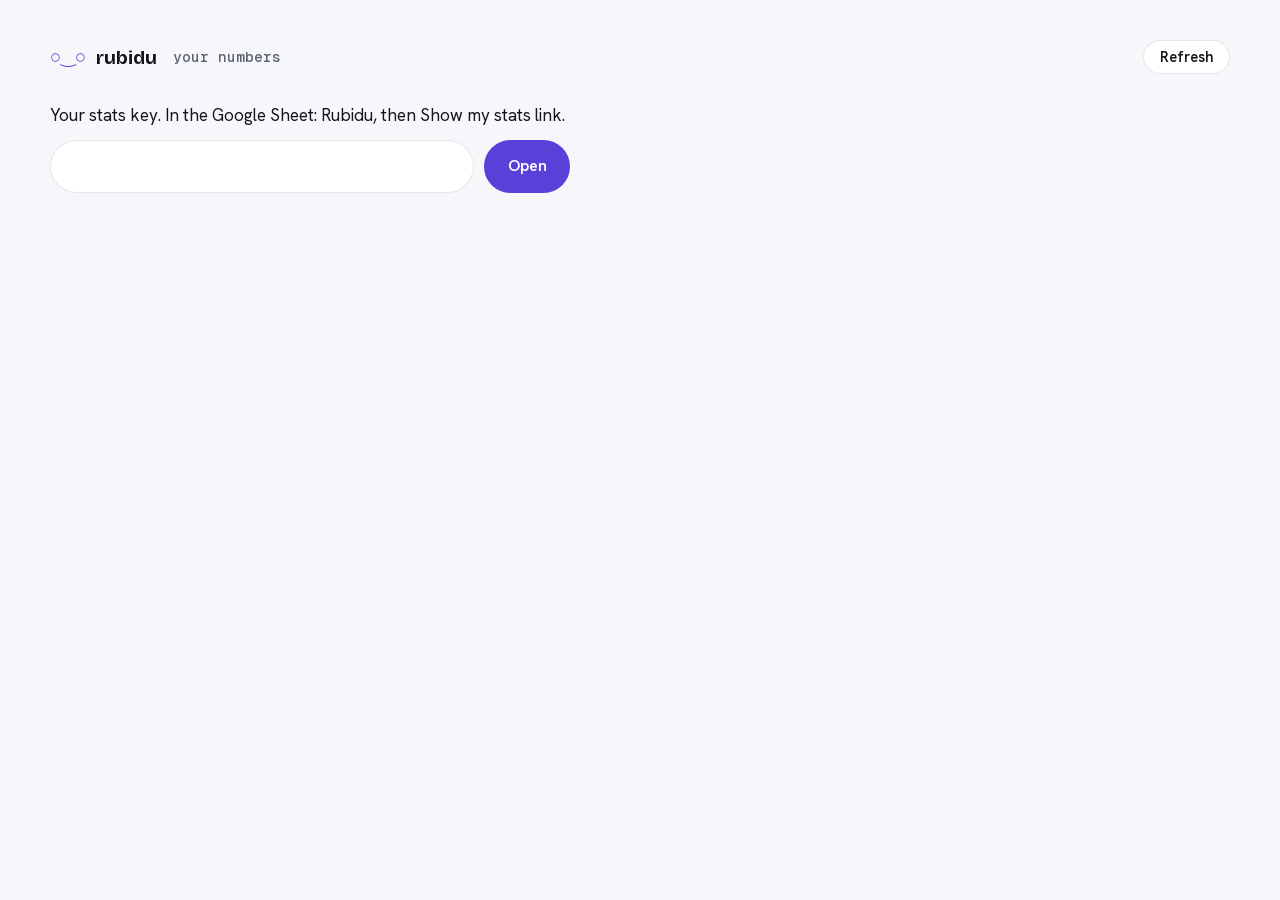
<file: stats.html>
<!doctype html>
<html lang="en">
<head>
<meta charset="utf-8">
<meta name="viewport" content="width=device-width, initial-scale=1">
<meta name="robots" content="noindex, nofollow">
<meta name="referrer" content="no-referrer">
<title>Stats | Rubidu</title>
<link rel="icon" href="img/mark.svg" type="image/svg+xml">
<link rel="stylesheet" href="css/fonts.css">
<link rel="stylesheet" href="css/site.css">
</head>
<body class="stats-page">
<main class="wrap" style="padding-block:40px 80px">
  <header class="st-head">
    <a class="brand" href="./"><span class="brand-face" aria-hidden="true">○‿○</span><span>rubidu</span></a>
    <span class="st-sub" id="st-updated">your numbers</span>
    <button class="btn btn-ghost btn-sm" type="button" id="st-refresh">Refresh</button>
  </header>
  <form class="st-key" id="st-key" hidden>
    <label for="st-key-in">Your stats key. In the Google Sheet: Rubidu, then Show my stats link.</label>
    <div class="wl-row"><input id="st-key-in" type="password" autocomplete="off"><button class="btn btn-primary" type="submit">Open</button></div>
    <p class="error" id="st-err" hidden></p>
  </form>
  <p class="st-loading" id="st-loading" hidden>Counting…</p>
  <div id="st-body" hidden>
    <section class="st-tiles" aria-label="Today and all time">
      <div class="st-tile"><p>views today</p><b id="t-views">0</b></div>
      <div class="st-tile"><p>visitors today</p><b id="t-visitors">0</b></div>
      <div class="st-tile accent"><p>joined today</p><b id="t-signups">0</b></div>
      <div class="st-tile"><p>views, all time</p><b id="a-views">0</b></div>
      <div class="st-tile"><p>visitors, all time</p><b id="a-visitors">0</b></div>
      <div class="st-tile accent"><p>on the waitlist</p><b id="a-waitlist">0</b></div>
    </section>
    <section class="st-card"><h2>Last 30 days</h2><div id="st-chart" class="st-chart" role="img" aria-label="Views, visitors and signups per day"></div>
      <p class="fine st-legend"><span class="lg lg-v"></span>views <span class="lg lg-u"></span>visitors <span class="lg lg-s"></span>joined</p></section>
    <div class="st-grid">
      <section class="st-card"><h2>Where they came from</h2><ul class="st-bars" id="st-sources"></ul></section>
      <section class="st-card"><h2>Devices</h2><ul class="st-bars" id="st-devices"></ul></section>
      <section class="st-card"><h2>What they'd use</h2><ul class="st-bars" id="st-uses"></ul></section>
      <section class="st-card"><h2>What they'd pay</h2><ul class="st-bars" id="st-pay"></ul><p class="fine" id="st-cur"></p></section>
      <section class="st-card"><h2>Their Mac</h2><ul class="st-bars" id="st-mac"></ul></section>
    </div>
    <p class="fine">Visitors are browsers on their first visit that day. Days follow the script's time zone (<span id="st-tz"></span>).</p>
  </div>
</main>
<script src="js/config.js"></script>
<script src="js/stats.js" defer></script>
</body>
</html>
</file>
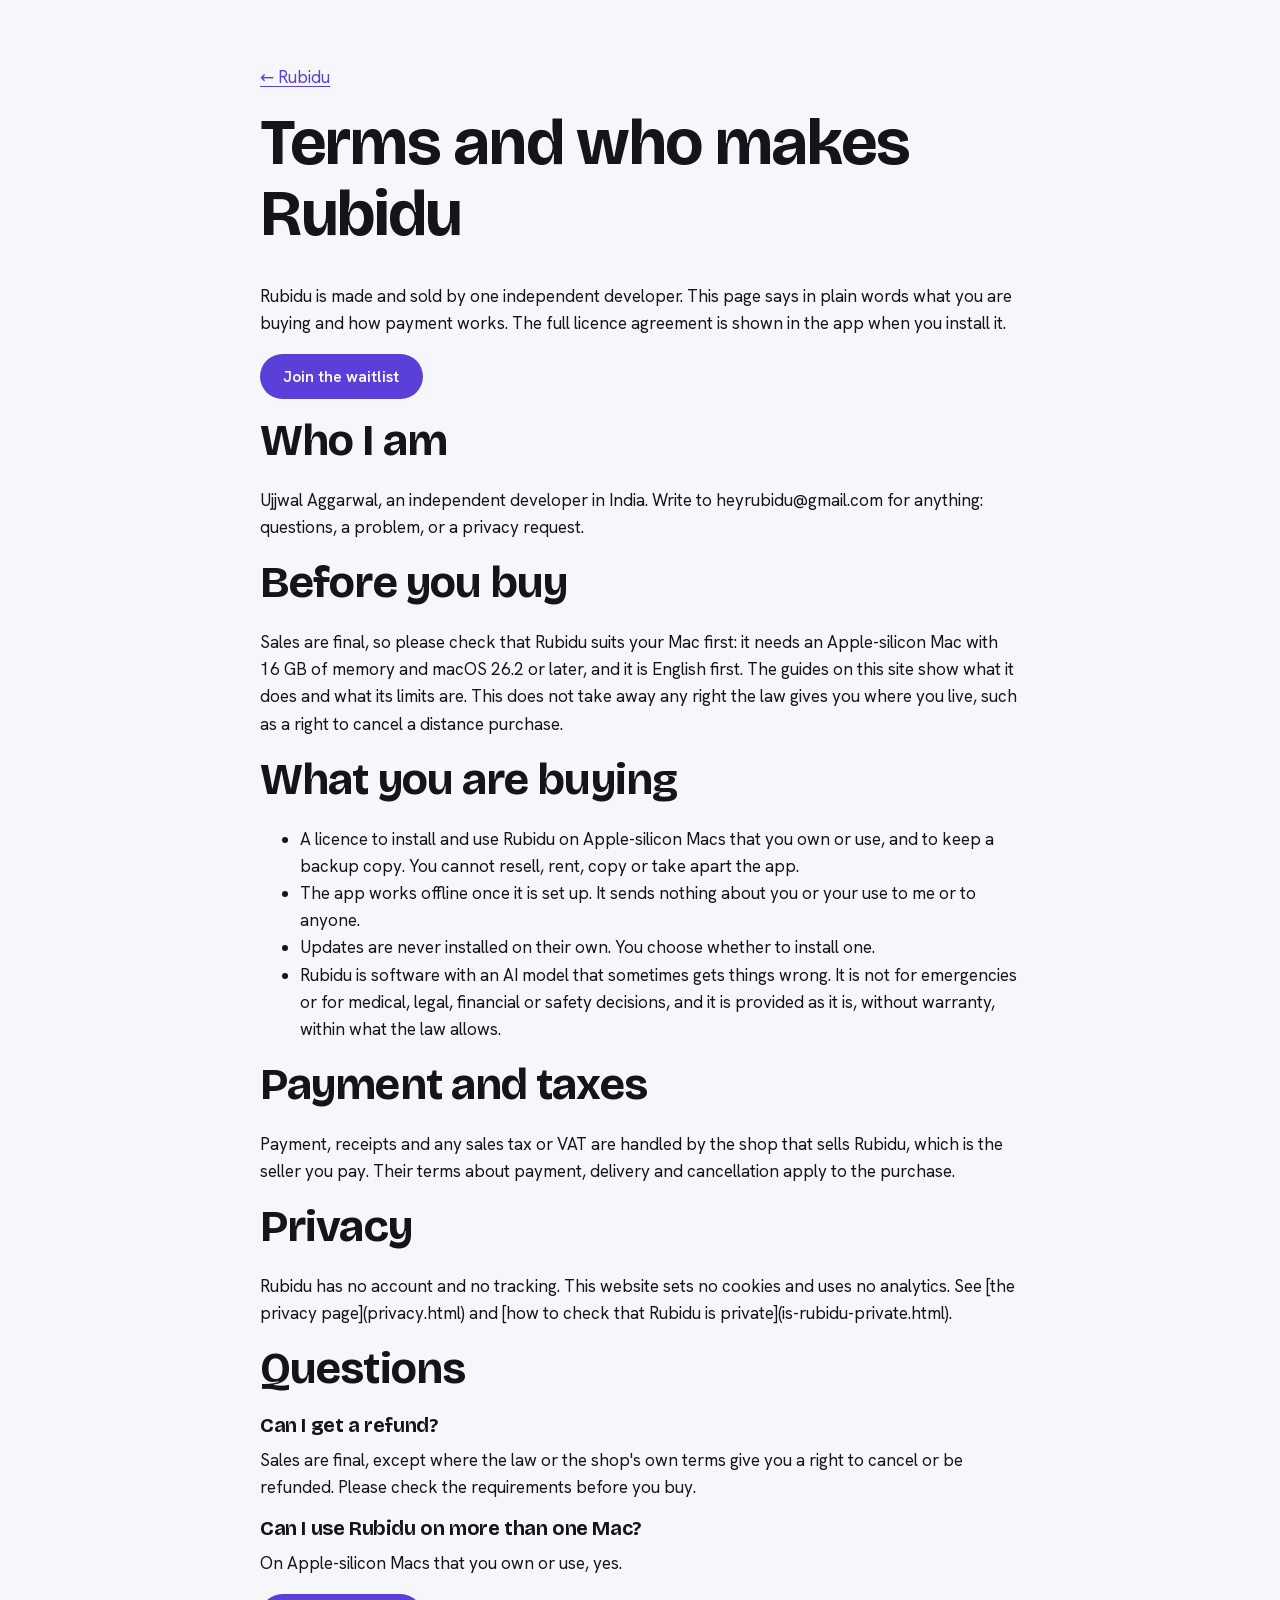
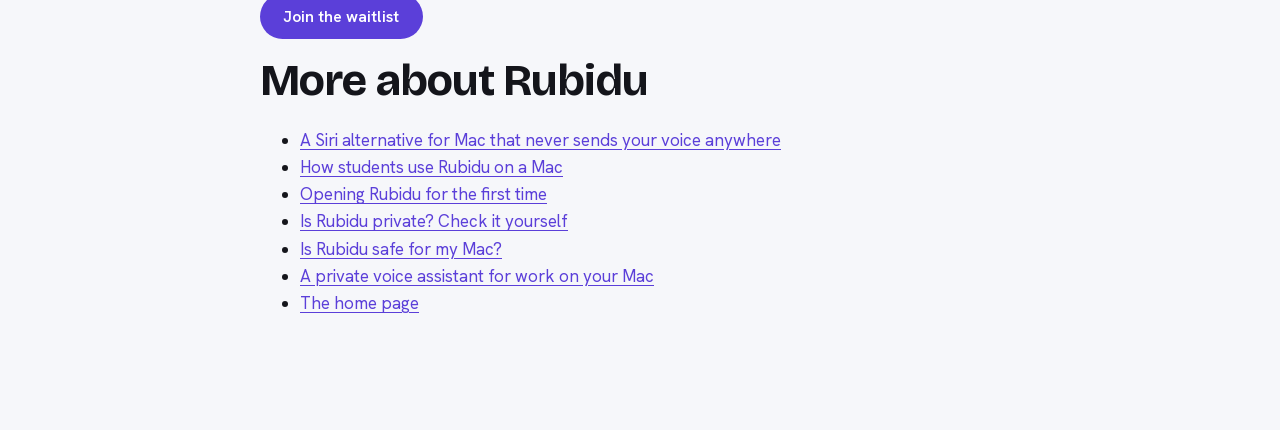
<file: terms.html>
<!doctype html>
<html lang="en">
<head>
<meta charset="utf-8">
<meta name="viewport" content="width=device-width, initial-scale=1">
<title>Terms and who makes Rubidu | Rubidu</title>
<meta name="description" content="Who makes Rubidu, what you are buying, how payment works and how to reach me. Plain words, no small print.">
<meta property="og:title" content="Terms and who makes Rubidu | Rubidu">
<meta property="og:description" content="Who makes Rubidu, what you are buying, how payment works and how to reach me. Plain words, no small print.">
<meta property="og:image" content="https://ujjwal-ismyname.github.io/rubidu/img/og.png">
<meta property="og:type" content="article">
<meta property="og:url" content="https://ujjwal-ismyname.github.io/rubidu/terms.html">
<meta name="twitter:card" content="summary_large_image">
<link rel="canonical" href="https://ujjwal-ismyname.github.io/rubidu/terms.html">
<link rel="icon" href="img/mark.svg" type="image/svg+xml">
<link rel="stylesheet" href="css/fonts.css">
<link rel="stylesheet" href="css/site.css">
<script type="application/ld+json">{"@context": "https://schema.org", "@type": "WebPage", "name": "Terms and who makes Rubidu", "url": "https://ujjwal-ismyname.github.io/rubidu/terms.html", "description": "Who makes Rubidu, what you are buying, how payment works and how to reach me. Plain words, no small print.", "isPartOf": {"@type": "WebSite", "name": "Rubidu", "url": "https://ujjwal-ismyname.github.io/rubidu/"}}</script>
<script type="application/ld+json">{"@context": "https://schema.org", "@type": "BreadcrumbList", "itemListElement": [{"@type": "ListItem", "position": 1, "name": "Rubidu", "item": "https://ujjwal-ismyname.github.io/rubidu/"}, {"@type": "ListItem", "position": 2, "name": "Terms and who makes Rubidu", "item": "https://ujjwal-ismyname.github.io/rubidu/terms.html"}]}</script>
<script type="application/ld+json">{"@context": "https://schema.org", "@type": "FAQPage", "mainEntity": [{"@type": "Question", "name": "Can I get a refund?", "acceptedAnswer": {"@type": "Answer", "text": "Sales are final, except where the law or the shop's own terms give you a right to cancel or be refunded. Please check the requirements before you buy."}}, {"@type": "Question", "name": "Can I use Rubidu on more than one Mac?", "acceptedAnswer": {"@type": "Answer", "text": "On Apple-silicon Macs that you own or use, yes."}}]}</script>
</head>
<body>
<main class="wrap narrow prose" style="padding-block:64px 96px">
  <p><a href="./">← Rubidu</a></p>
  <h1>Terms and who makes Rubidu</h1>
  <p>Rubidu is made and sold by one independent developer. This page says in plain words what you are buying and how payment works. The full licence agreement is shown in the app when you install it.</p>

  <p><a class="btn btn-primary" href="./#waitlist">Join the waitlist</a></p>
  <h2>Who I am</h2>
  <p>Ujjwal Aggarwal, an independent developer in India. Write to heyrubidu@gmail.com for anything: questions, a problem, or a privacy request.</p>
  <h2>Before you buy</h2>
  <p>Sales are final, so please check that Rubidu suits your Mac first: it needs an Apple-silicon Mac with 16 GB of memory and macOS 26.2 or later, and it is English first. The guides on this site show what it does and what its limits are. This does not take away any right the law gives you where you live, such as a right to cancel a distance purchase.</p>
  <h2>What you are buying</h2>
  <ul>
    <li>A licence to install and use Rubidu on Apple-silicon Macs that you own or use, and to keep a backup copy. You cannot resell, rent, copy or take apart the app.</li>
    <li>The app works offline once it is set up. It sends nothing about you or your use to me or to anyone.</li>
    <li>Updates are never installed on their own. You choose whether to install one.</li>
    <li>Rubidu is software with an AI model that sometimes gets things wrong. It is not for emergencies or for medical, legal, financial or safety decisions, and it is provided as it is, without warranty, within what the law allows.</li>
  </ul>
  <h2>Payment and taxes</h2>
  <p>Payment, receipts and any sales tax or VAT are handled by the shop that sells Rubidu, which is the seller you pay. Their terms about payment, delivery and cancellation apply to the purchase.</p>
  <h2>Privacy</h2>
  <p>Rubidu has no account and no tracking. This website sets no cookies and uses no analytics. See [the privacy page](privacy.html) and [how to check that Rubidu is private](is-rubidu-private.html).</p>
  <h2>Questions</h2>
  <h3>Can I get a refund?</h3>
  <p>Sales are final, except where the law or the shop's own terms give you a right to cancel or be refunded. Please check the requirements before you buy.</p>
  <h3>Can I use Rubidu on more than one Mac?</h3>
  <p>On Apple-silicon Macs that you own or use, yes.</p>

  <p><a class="btn btn-primary" href="./#waitlist">Join the waitlist</a></p>
  <h2>More about Rubidu</h2>
  <ul><li><a href="siri-alternative-mac.html">A Siri alternative for Mac that never sends your voice anywhere</a></li><li><a href="ai-assistant-for-students.html">How students use Rubidu on a Mac</a></li><li><a href="how-to-open-rubidu.html">Opening Rubidu for the first time</a></li><li><a href="is-rubidu-private.html">Is Rubidu private? Check it yourself</a></li><li><a href="will-rubidu-slow-down-my-mac.html">Is Rubidu safe for my Mac?</a></li><li><a href="ai-voice-assistant-for-work-on-mac.html">A private voice assistant for work on your Mac</a></li><li><a href="./">The home page</a></li></ul>
</main>
</body>
</html>
</file>
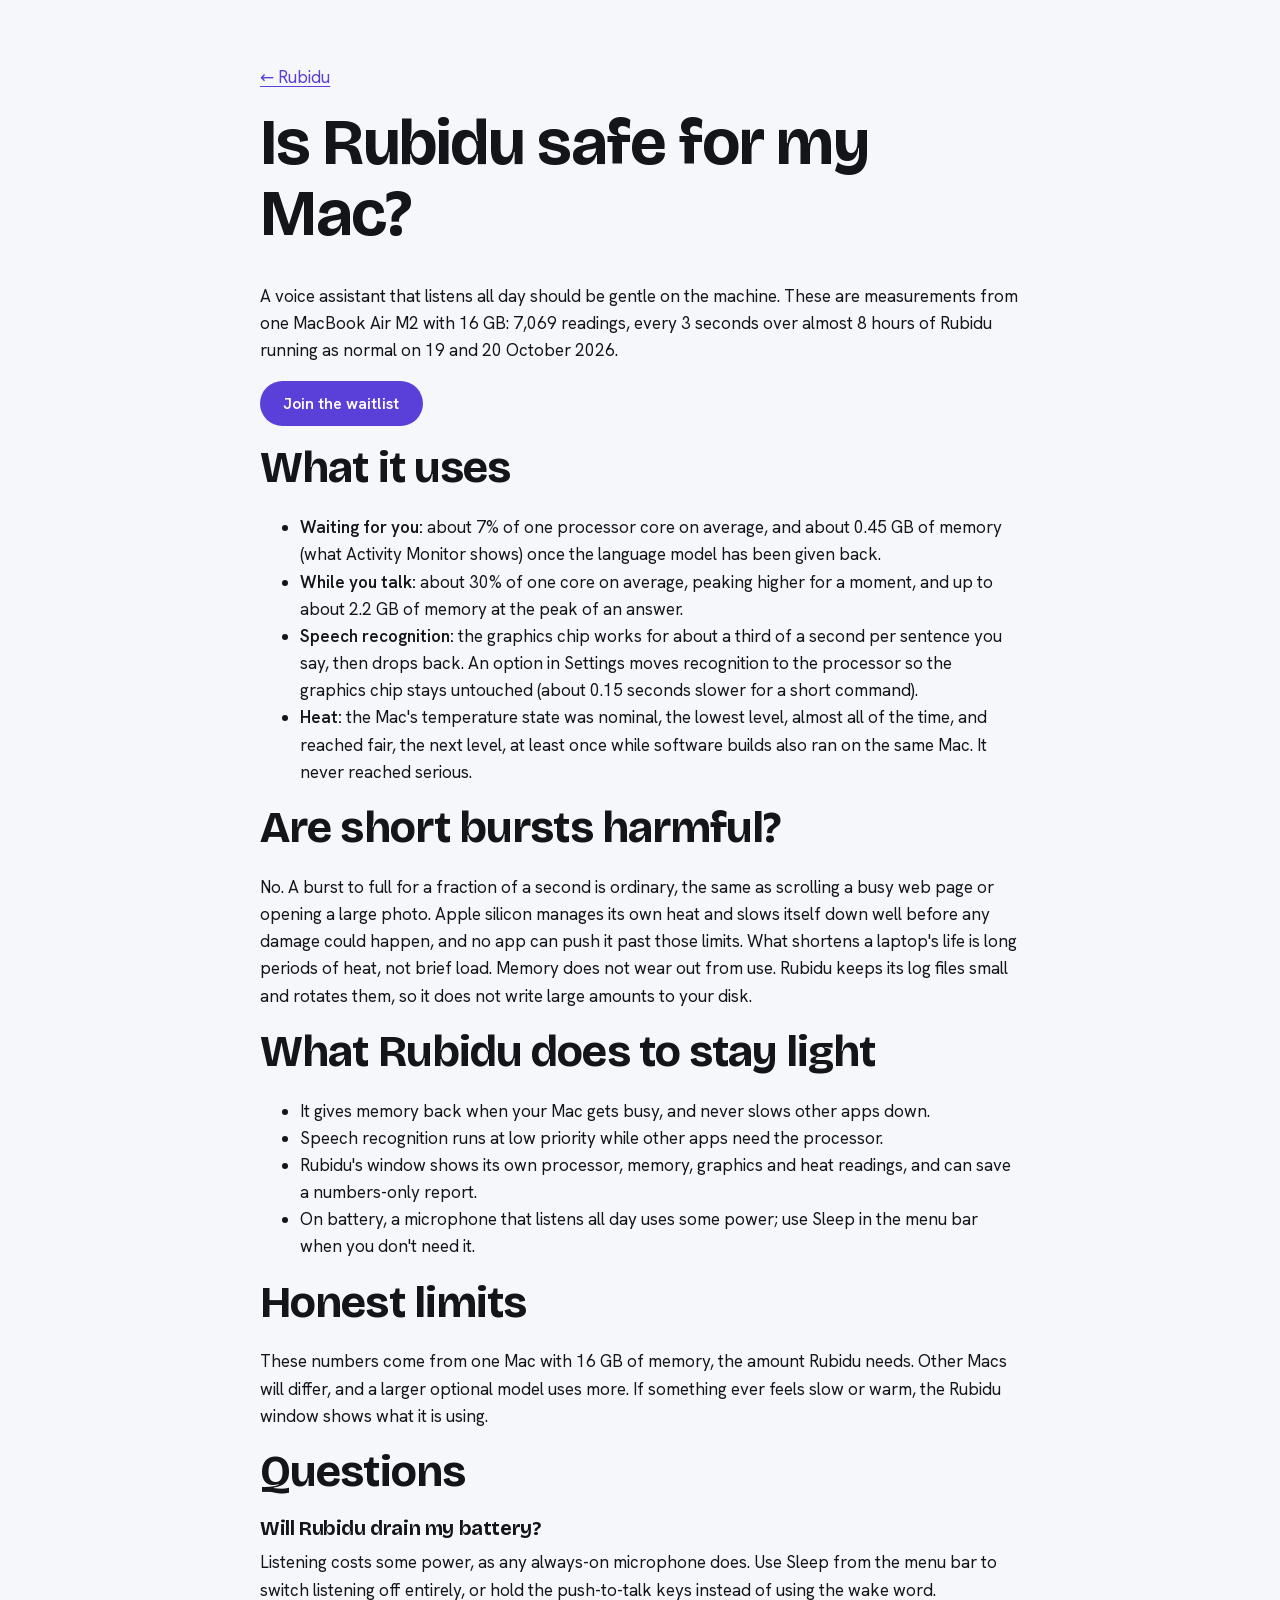
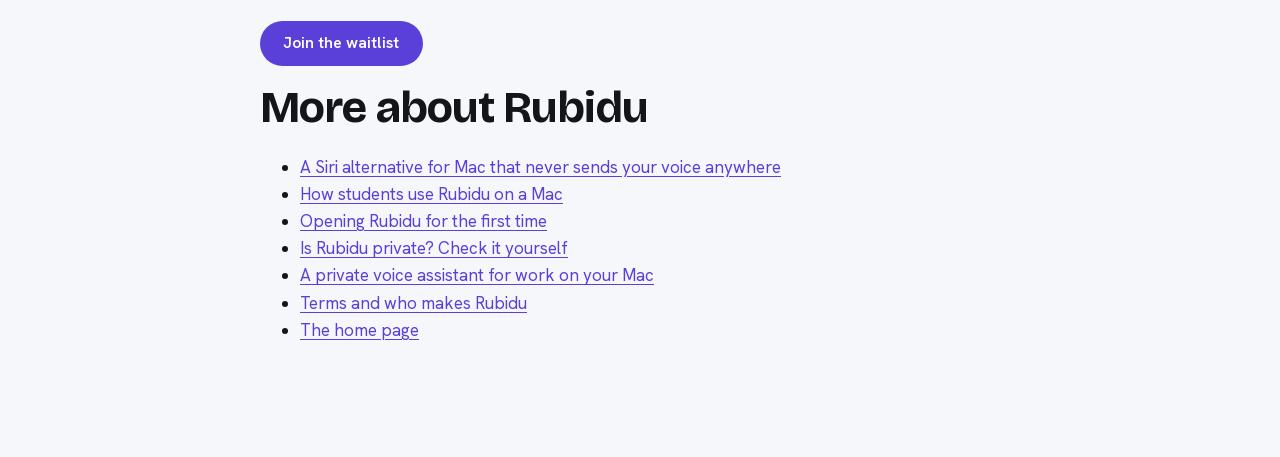
<file: will-rubidu-slow-down-my-mac.html>
<!doctype html>
<html lang="en">
<head>
<meta charset="utf-8">
<meta name="viewport" content="width=device-width, initial-scale=1">
<title>Is Rubidu safe for my Mac? Heat, battery and memory | Rubidu</title>
<meta name="description" content="Measured on a MacBook Air M2: how much processor, memory and graphics Rubidu uses while it waits and while you talk, and why short bursts are normal.">
<meta property="og:title" content="Is Rubidu safe for my Mac? Heat, battery and memory | Rubidu">
<meta property="og:description" content="Measured on a MacBook Air M2: how much processor, memory and graphics Rubidu uses while it waits and while you talk, and why short bursts are normal.">
<meta property="og:image" content="https://ujjwal-ismyname.github.io/rubidu/img/og.png">
<meta property="og:type" content="article">
<meta property="og:url" content="https://ujjwal-ismyname.github.io/rubidu/will-rubidu-slow-down-my-mac.html">
<meta name="twitter:card" content="summary_large_image">
<link rel="canonical" href="https://ujjwal-ismyname.github.io/rubidu/will-rubidu-slow-down-my-mac.html">
<link rel="icon" href="img/mark.svg" type="image/svg+xml">
<link rel="stylesheet" href="css/fonts.css">
<link rel="stylesheet" href="css/site.css">
<script type="application/ld+json">{"@context": "https://schema.org", "@type": "WebPage", "name": "Is Rubidu safe for my Mac?", "url": "https://ujjwal-ismyname.github.io/rubidu/will-rubidu-slow-down-my-mac.html", "description": "Measured on a MacBook Air M2: how much processor, memory and graphics Rubidu uses while it waits and while you talk, and why short bursts are normal.", "isPartOf": {"@type": "WebSite", "name": "Rubidu", "url": "https://ujjwal-ismyname.github.io/rubidu/"}}</script>
<script type="application/ld+json">{"@context": "https://schema.org", "@type": "BreadcrumbList", "itemListElement": [{"@type": "ListItem", "position": 1, "name": "Rubidu", "item": "https://ujjwal-ismyname.github.io/rubidu/"}, {"@type": "ListItem", "position": 2, "name": "Is Rubidu safe for my Mac?", "item": "https://ujjwal-ismyname.github.io/rubidu/will-rubidu-slow-down-my-mac.html"}]}</script>
<script type="application/ld+json">{"@context": "https://schema.org", "@type": "FAQPage", "mainEntity": [{"@type": "Question", "name": "Will Rubidu drain my battery?", "acceptedAnswer": {"@type": "Answer", "text": "Listening costs some power, as any always-on microphone does. Use Sleep from the menu bar to switch listening off entirely, or hold the push-to-talk keys instead of using the wake word."}}]}</script>
</head>
<body>
<main class="wrap narrow prose" style="padding-block:64px 96px">
  <p><a href="./">← Rubidu</a></p>
  <h1>Is Rubidu safe for my Mac?</h1>
  <p>A voice assistant that listens all day should be gentle on the machine. These are measurements from one MacBook Air M2 with 16 GB: 7,069 readings, every 3 seconds over almost 8 hours of Rubidu running as normal on 19 and 20 October 2026.</p>

  <p><a class="btn btn-primary" href="./#waitlist">Join the waitlist</a></p>
  <h2>What it uses</h2>
  <ul>
    <li><strong>Waiting for you:</strong> about 7% of one processor core on average, and about 0.45 GB of memory (what Activity Monitor shows) once the language model has been given back.</li>
    <li><strong>While you talk:</strong> about 30% of one core on average, peaking higher for a moment, and up to about 2.2 GB of memory at the peak of an answer.</li>
    <li><strong>Speech recognition:</strong> the graphics chip works for about a third of a second per sentence you say, then drops back. An option in Settings moves recognition to the processor so the graphics chip stays untouched (about 0.15 seconds slower for a short command).</li>
    <li><strong>Heat:</strong> the Mac's temperature state was nominal, the lowest level, almost all of the time, and reached fair, the next level, at least once while software builds also ran on the same Mac. It never reached serious.</li>
  </ul>
  <h2>Are short bursts harmful?</h2>
  <p>No. A burst to full for a fraction of a second is ordinary, the same as scrolling a busy web page or opening a large photo. Apple silicon manages its own heat and slows itself down well before any damage could happen, and no app can push it past those limits. What shortens a laptop's life is long periods of heat, not brief load. Memory does not wear out from use. Rubidu keeps its log files small and rotates them, so it does not write large amounts to your disk.</p>
  <h2>What Rubidu does to stay light</h2>
  <ul>
    <li>It gives memory back when your Mac gets busy, and never slows other apps down.</li>
    <li>Speech recognition runs at low priority while other apps need the processor.</li>
    <li>Rubidu's window shows its own processor, memory, graphics and heat readings, and can save a numbers-only report.</li>
    <li>On battery, a microphone that listens all day uses some power; use Sleep in the menu bar when you don't need it.</li>
  </ul>
  <h2>Honest limits</h2>
  <p>These numbers come from one Mac with 16 GB of memory, the amount Rubidu needs. Other Macs will differ, and a larger optional model uses more. If something ever feels slow or warm, the Rubidu window shows what it is using.</p>
  <h2>Questions</h2>
  <h3>Will Rubidu drain my battery?</h3>
  <p>Listening costs some power, as any always-on microphone does. Use Sleep from the menu bar to switch listening off entirely, or hold the push-to-talk keys instead of using the wake word.</p>

  <p><a class="btn btn-primary" href="./#waitlist">Join the waitlist</a></p>
  <h2>More about Rubidu</h2>
  <ul><li><a href="siri-alternative-mac.html">A Siri alternative for Mac that never sends your voice anywhere</a></li><li><a href="ai-assistant-for-students.html">How students use Rubidu on a Mac</a></li><li><a href="how-to-open-rubidu.html">Opening Rubidu for the first time</a></li><li><a href="is-rubidu-private.html">Is Rubidu private? Check it yourself</a></li><li><a href="ai-voice-assistant-for-work-on-mac.html">A private voice assistant for work on your Mac</a></li><li><a href="terms.html">Terms and who makes Rubidu</a></li><li><a href="./">The home page</a></li></ul>
</main>
</body>
</html>
</file>
<file: css/fonts.css>
/* Self-hosted (SIL Open Font License): no visitor data goes to Google. */
/* latin */
@font-face {
  font-family: 'Bricolage Grotesque';
  font-style: normal;
  font-weight: 500;
  font-stretch: 100%;
  font-display: swap;
  src: url(../fonts/BricolageGrotesque.woff2) format('woff2');
  unicode-range: U+0000-00FF, U+0131, U+0152-0153, U+02BB-02BC, U+02C6, U+02DA, U+02DC, U+0304, U+0308, U+0329, U+2000-206F, U+20AC, U+2122, U+2191, U+2193, U+2212, U+2215, U+FEFF, U+FFFD;
}
/* latin */
@font-face {
  font-family: 'Bricolage Grotesque';
  font-style: normal;
  font-weight: 600;
  font-stretch: 100%;
  font-display: swap;
  src: url(../fonts/BricolageGrotesque.woff2) format('woff2');
  unicode-range: U+0000-00FF, U+0131, U+0152-0153, U+02BB-02BC, U+02C6, U+02DA, U+02DC, U+0304, U+0308, U+0329, U+2000-206F, U+20AC, U+2122, U+2191, U+2193, U+2212, U+2215, U+FEFF, U+FFFD;
}
/* latin */
@font-face {
  font-family: 'Bricolage Grotesque';
  font-style: normal;
  font-weight: 700;
  font-stretch: 100%;
  font-display: swap;
  src: url(../fonts/BricolageGrotesque.woff2) format('woff2');
  unicode-range: U+0000-00FF, U+0131, U+0152-0153, U+02BB-02BC, U+02C6, U+02DA, U+02DC, U+0304, U+0308, U+0329, U+2000-206F, U+20AC, U+2122, U+2191, U+2193, U+2212, U+2215, U+FEFF, U+FFFD;
}
/* latin */
@font-face {
  font-family: 'Geist Mono';
  font-style: normal;
  font-weight: 400;
  font-display: swap;
  src: url(../fonts/GeistMono.woff2) format('woff2');
  unicode-range: U+0000-00FF, U+0131, U+0152-0153, U+02BB-02BC, U+02C6, U+02DA, U+02DC, U+0304, U+0308, U+0329, U+2000-206F, U+20AC, U+2122, U+2191, U+2193, U+2212, U+2215, U+FEFF, U+FFFD;
}
/* latin */
@font-face {
  font-family: 'Geist Mono';
  font-style: normal;
  font-weight: 500;
  font-display: swap;
  src: url(../fonts/GeistMono.woff2) format('woff2');
  unicode-range: U+0000-00FF, U+0131, U+0152-0153, U+02BB-02BC, U+02C6, U+02DA, U+02DC, U+0304, U+0308, U+0329, U+2000-206F, U+20AC, U+2122, U+2191, U+2193, U+2212, U+2215, U+FEFF, U+FFFD;
}
/* latin */
@font-face {
  font-family: 'Hanken Grotesk';
  font-style: normal;
  font-weight: 400;
  font-display: swap;
  src: url(../fonts/HankenGrotesk.woff2) format('woff2');
  unicode-range: U+0000-00FF, U+0131, U+0152-0153, U+02BB-02BC, U+02C6, U+02DA, U+02DC, U+0304, U+0308, U+0329, U+2000-206F, U+20AC, U+2122, U+2191, U+2193, U+2212, U+2215, U+FEFF, U+FFFD;
}
/* latin */
@font-face {
  font-family: 'Hanken Grotesk';
  font-style: normal;
  font-weight: 500;
  font-display: swap;
  src: url(../fonts/HankenGrotesk.woff2) format('woff2');
  unicode-range: U+0000-00FF, U+0131, U+0152-0153, U+02BB-02BC, U+02C6, U+02DA, U+02DC, U+0304, U+0308, U+0329, U+2000-206F, U+20AC, U+2122, U+2191, U+2193, U+2212, U+2215, U+FEFF, U+FFFD;
}
/* latin */
@font-face {
  font-family: 'Hanken Grotesk';
  font-style: normal;
  font-weight: 600;
  font-display: swap;
  src: url(../fonts/HankenGrotesk.woff2) format('woff2');
  unicode-range: U+0000-00FF, U+0131, U+0152-0153, U+02BB-02BC, U+02C6, U+02DA, U+02DC, U+0304, U+0308, U+0329, U+2000-206F, U+20AC, U+2122, U+2191, U+2193, U+2212, U+2215, U+FEFF, U+FFFD;
}
</file>
<file: css/site.css>
/* Rubidu: light by default, dark with the system. One accent: violet; pink for the smile.
   Shapes: pills for buttons and chips, 22px for cards, 12px for fields. */
:root {
  /* Rubidu's look since rc.16 (ADR-036), the same as the app's: cool grey and white, a violet
     accent, the personality colours for fun. Contrast: ink 16:1, muted 5.6:1 on the sunk grey,
     links 6.3:1, white on the accent 6.7:1; dark: ink 15.7:1, muted 6.8:1, accent 5.9:1. */
  --bg: #f6f7fa; --surface: #ffffff; --sunk: #eef0f5; --ink: #14151b; --muted: #5b5f6e;
  --line: rgba(20, 21, 27, .1); --accent: #5b3fd9; --accent-soft: #e9e5fb; --on-accent: #ffffff;
  --smile: #f2479b; --ring: #14151b; --shadow: 0 18px 50px -24px rgba(20, 21, 40, .28);
  --display: "Bricolage Grotesque", system-ui, sans-serif;
  --body: "Hanken Grotesk", system-ui, sans-serif;
  --mono: "Geist Mono", ui-monospace, monospace;
  --r: 22px; --ease: cubic-bezier(.16, 1, .3, 1);
}
@media (prefers-color-scheme: dark) {
  :root:not([data-theme="light"]) {
    --bg: #15161c; --surface: #1f2028; --sunk: #24252e; --ink: #edeff5; --muted: #a3a7b5;
    --line: rgba(237, 239, 245, .1); --accent: #9d8cff; --accent-soft: #2b2550; --on-accent: #15161c;
    --ring: #edeff5; --shadow: 0 18px 50px -24px rgba(0, 0, 0, .6);
  }
}
:root[data-theme="dark"] {
  --bg: #15161c; --surface: #1f2028; --sunk: #24252e; --ink: #edeff5; --muted: #a3a7b5;
  --line: rgba(237, 239, 245, .1); --accent: #9d8cff; --accent-soft: #2b2550; --on-accent: #15161c;
  --ring: #edeff5; --shadow: 0 18px 50px -24px rgba(0, 0, 0, .6);
}

*, *::before, *::after { box-sizing: border-box; }
[hidden] { display: none !important; }
html { scroll-behavior: smooth; -webkit-text-size-adjust: 100%; }
body { margin: 0; background: var(--bg); color: var(--ink); font: 400 17px/1.6 var(--body); }
img { max-width: 100%; height: auto; display: block; }
a { color: var(--accent); text-underline-offset: 3px; }
h1, h2, h3 { font-family: var(--display); line-height: 1.08; letter-spacing: -.02em; margin: 0 0 .5em; }
h1 { font-size: clamp(2.4rem, 5.2vw, 4.1rem); font-weight: 700; }
h2 { font-size: clamp(1.9rem, 3.6vw, 2.8rem); font-weight: 700; }
h3 { font-size: 1.25rem; font-weight: 650; }
p { margin: 0 0 1em; }
.wrap { width: min(1180px, 100% - 32px); margin: 0 auto; }
.narrow { width: min(760px, 100% - 32px); }
.skip { position: absolute; left: -999px; } .skip:focus { left: 16px; top: 16px; z-index: 30; }
.ico { width: 1.1em; height: 1.1em; fill: currentColor; vertical-align: -.15em; }
.section-sub { color: var(--muted); max-width: 60ch; font-size: 1.08rem; }
section { padding: clamp(56px, 9vw, 112px) 0; }

/* buttons */
.btn { display: inline-flex; align-items: center; gap: .5em; border-radius: 999px; padding: .85em 1.4em;
  font: 600 1rem/1 var(--body); text-decoration: none; border: 1.5px solid transparent; cursor: pointer;
  transition: transform .2s var(--ease), background .2s; white-space: nowrap; }
.btn:active { transform: translateY(1px) scale(.98); }
.btn-primary { background: var(--accent); color: var(--on-accent); }
.btn-primary:hover { transform: translateY(-2px); }
.btn-ghost { border-color: var(--line); color: var(--ink); background: var(--surface); }
.btn-ghost:hover { border-color: var(--accent); }
.btn-sm { padding: .6em 1.05em; font-size: .92rem; }
.btn-block { width: 100%; justify-content: center; }
:focus-visible { outline: 2.5px solid var(--accent); outline-offset: 3px; }

/* nav */
.nav { position: sticky; top: 0; z-index: 20; background: color-mix(in srgb, var(--bg) 82%, transparent);
  backdrop-filter: blur(14px) saturate(160%); -webkit-backdrop-filter: blur(14px) saturate(160%);
  border-bottom: 1px solid var(--line); }
.nav-row { display: flex; align-items: center; gap: 24px; height: 64px; }
.brand { display: flex; align-items: center; gap: 10px; font: 700 1.2rem var(--display); color: var(--ink); text-decoration: none; }
/* The face is text, set in the Mac's own font, exactly as the menu bar draws it. */
.brand-face { font: 500 1.15rem -apple-system, BlinkMacSystemFont, "SF Pro Text", "Helvetica Neue", sans-serif; color: var(--accent); }
.nav nav { display: flex; gap: 22px; margin-left: auto; }
.nav nav a { color: var(--muted); text-decoration: none; font-weight: 500; font-size: .96rem; }
.nav nav a:hover { color: var(--ink); }
@media (max-width: 760px) { .nav nav { display: none; } .nav-row > .btn { margin-left: auto; } }

/* hero */
.hero { padding: clamp(40px, 7vw, 88px) 0 0; overflow: hidden; }
.hero-grid { display: grid; grid-template-columns: 1.1fr .9fr; gap: 48px; align-items: center; min-height: min(78dvh, 640px); }
.lede { font-size: 1.22rem; color: var(--muted); max-width: 32ch; }
.cta-row { display: flex; gap: 12px; flex-wrap: wrap; margin-top: 28px; }
.hero-visual { position: relative; display: grid; place-items: center; }
.face-btn { all: unset; cursor: pointer; width: min(100%, 440px); aspect-ratio: 465 / 260; display: block;
  transition: transform .4s var(--ease); }
.face-btn:hover { transform: rotate(-3deg) scale(1.03); }
.face-btn:focus-visible { outline: 2.5px solid var(--accent); outline-offset: 8px; border-radius: 30px; }
.face { width: 100%; overflow: visible; }
.face .ring { fill: none; stroke: var(--ring); stroke-width: 24; transition: stroke .3s; }
.face .pupil { fill: var(--ring); transition: fill .3s; }
.face .smile { fill: none; stroke: var(--smile); stroke-width: 24; stroke-linecap: round; transition: d .3s var(--ease); }
.face .eye { transform-box: fill-box; transform-origin: center; }
.face.blink .eye { animation: blink .18s ease-in-out; }
@keyframes blink { 50% { transform: scaleY(.08); } }
.face.happy .smile { d: path("M189 160 Q232.5 226 276 160"); }
.bubble { position: absolute; right: 2%; top: -6%; max-width: 280px; background: var(--surface); border-radius: 18px 18px 18px 4px;
  padding: 12px 16px; box-shadow: var(--shadow); border: 1px solid var(--line); font-size: .98rem; margin: 0;
  transform: rotate(2deg); transition: opacity .25s, transform .35s var(--ease); }
.bubble .who { display: block; font: 600 .74rem var(--mono); color: var(--muted); text-transform: lowercase; margin-bottom: 2px; }
.bubble.rubidu { background: var(--accent-soft); }
.bubble.swap { opacity: 0; transform: rotate(2deg) translateY(6px); }
@media (max-width: 860px) {
  .hero-grid { grid-template-columns: 1fr; min-height: 0; gap: 56px; }
  .hero-visual { padding-top: 40px; } .bubble { top: 0; right: 0; }
}

/* the strip of real commands */
.say { margin-top: clamp(48px, 7vw, 88px); display: flex; overflow: hidden; border-block: 1px solid var(--line);
  padding: 16px 0; mask-image: linear-gradient(90deg, transparent, #000 8%, #000 92%, transparent); }
.say-track { display: flex; gap: 14px; list-style: none; margin: 0; padding: 0 7px; flex-shrink: 0;
  animation: say 48s linear infinite; }
.say-track li { white-space: nowrap; font: 500 .98rem var(--mono); padding: 8px 16px; border-radius: 999px;
  background: var(--surface); border: 1px solid var(--line); }
.say-track li:nth-child(3n+2) { background: var(--accent-soft); border-color: transparent; }
.say:hover .say-track { animation-play-state: paused; }
@keyframes say { to { transform: translateX(-100%); } }

/* four jobs: an uneven grid, every cell its own look */
.job-grid { display: grid; grid-template-columns: repeat(6, 1fr); gap: 18px; margin-top: 36px; }
.job { background: var(--surface); border: 1px solid var(--line); border-radius: var(--r); padding: 26px;
  display: flex; flex-direction: column; overflow: hidden; }
.job p { color: var(--muted); max-width: 46ch; }
.job-visual { margin-top: auto; padding-top: 12px; }
.job-visual img { border-radius: 14px; border: 1px solid var(--line); }
.job-1 { grid-column: span 4; background: linear-gradient(160deg, var(--surface) 55%, var(--accent-soft)); }
.job-1 .job-visual img { border-radius: 10px; box-shadow: var(--shadow); }
.job-2 { grid-column: span 2; }
.job-3 { grid-column: span 2; background: var(--ink); color: var(--bg); }
.job-3 p { color: color-mix(in srgb, var(--bg) 70%, transparent); }
.job-4 { grid-column: span 4; }
.job-4 .job-visual img { max-height: 300px; object-fit: cover; object-position: top; width: 100%; }
.job-more { grid-column: span 6; flex-direction: row; align-items: center; gap: 28px; flex-wrap: wrap; background: var(--sunk); border: 0; }
.job-more h3 { margin: 0; }
.transcript { margin: 0; font: 500 1rem/1.5 var(--mono); border-left: 3px solid var(--smile); padding: 4px 0 4px 14px; }
.transcript p { color: inherit; } .transcript footer { font-size: .8rem; opacity: .7; }
.chips { display: flex; flex-wrap: wrap; gap: 10px; list-style: none; margin: 0; padding: 0; }
.chips li { padding: 7px 14px; border-radius: 999px; background: var(--surface); border: 1px solid var(--line); font-size: .95rem; }
@media (max-width: 860px) { .job-grid { grid-template-columns: 1fr; } .job { grid-column: auto !important; } }

/* faces */
.faces { background: var(--sunk); }
.faces-row { display: grid; grid-template-columns: 1fr auto; gap: 28px 48px; align-items: center; }
.menubar { background: #16181d; color: #f4f6f8; border-radius: 14px; padding: 14px 22px; display: flex; gap: 28px;
  align-items: center; font: 500 2rem -apple-system, BlinkMacSystemFont, "SF Pro Text", "Helvetica Neue", sans-serif;
  letter-spacing: .02em; box-shadow: var(--shadow); justify-self: end; }
.menubar-face b, .menubar-face i { font-style: normal; transition: color .3s; }
.menubar-time { font: 500 1rem var(--body); opacity: .75; }
.face-picker { grid-column: 1 / -1; display: flex; gap: 10px; flex-wrap: wrap; }
.face-picker button { font: 600 .95rem var(--body); padding: .6em 1.1em; border-radius: 999px; border: 1.5px solid var(--line);
  background: var(--surface); color: var(--ink); cursor: pointer; transition: transform .2s var(--ease); }
.face-picker button[aria-pressed="true"] { border-color: var(--accent); background: var(--accent-soft); }
.face-picker button:active { transform: scale(.96); }
@media (max-width: 760px) { .faces-row { grid-template-columns: 1fr; } .menubar { justify-self: start; } }

/* plugins: flick through */
.plugin-row { display: grid; grid-auto-flow: column; grid-auto-columns: minmax(270px, 1fr); gap: 16px; overflow-x: auto;
  scroll-snap-type: x mandatory; padding: 28px 2px 12px; }
.plugin { scroll-snap-align: start; background: var(--surface); border: 1px solid var(--line); border-radius: var(--r);
  padding: 22px; display: flex; flex-direction: column; gap: 6px; }
.plugin-say { font: 600 1.05rem var(--mono); color: var(--accent); margin: 0; }
.plugin h3 { margin: 4px 0 0; }
.recipe { color: var(--muted); font-size: .95rem; flex: 1; }
.plugin .copy { align-self: flex-start; }
.plugin .copy.done { border-color: var(--accent); color: var(--accent); }

/* numbers */
.stats { display: grid; grid-template-columns: repeat(3, 1fr); gap: 36px 28px; margin: 36px 0 0; }
.stat { margin: 0; display: flex; flex-direction: column; }
.stat dt { order: 2; font-weight: 600; } .stat .num { order: 1; margin: 0; font: 700 clamp(2.4rem, 4vw, 3.3rem)/1 var(--display); letter-spacing: -.03em; }
.stat .num span { font-size: .45em; margin-left: 4px; color: var(--muted); }
.stat .note { order: 3; margin: 4px 0 0; color: var(--muted); font-size: .95rem; }
.footnote { margin-top: 32px; color: var(--muted); font-size: .9rem; }
@media (max-width: 760px) { .stats { grid-template-columns: 1fr 1fr; } }

/* the note from Ujjwal: a sheet on the desk */
.letter { background: var(--surface); border-radius: 6px; padding: clamp(28px, 5vw, 48px); box-shadow: var(--shadow);
  rotate: -.8deg; border: 1px solid var(--line); }
.letter p { font-size: 1.08rem; } .signoff { font-family: var(--mono); color: var(--muted); font-size: .9rem; }

/* not done yet */
.todo { display: grid; grid-template-columns: 1fr 1fr; gap: 20px; margin-top: 28px; }
.todo-group { background: var(--surface); border: 1px dashed color-mix(in srgb, var(--ink) 25%, transparent); border-radius: var(--r); padding: 24px; }
.todo-group ul { margin: 0; padding-left: 1.1em; color: var(--muted); } .todo-group li { margin: .4em 0; }
@media (max-width: 760px) { .todo { grid-template-columns: 1fr; } }
.why-card { border-style: solid; } .why-card h3 { margin-top: 0; } .why-card p { margin: 0; color: var(--muted); }

/* questions */
.qas { margin-top: 24px; }
.qa { border-bottom: 1px solid var(--line); }
.qa summary { list-style: none; display: flex; justify-content: space-between; align-items: center; gap: 16px; padding: 20px 0; cursor: pointer; }
.qa summary::-webkit-details-marker { display: none; }
.qa h3 { margin: 0; font-size: 1.1rem; font-family: var(--body); font-weight: 600; letter-spacing: 0; }
.qa .chev { transition: transform .3s var(--ease); flex-shrink: 0; } .qa[open] .chev { transform: rotate(180deg); }
.qa p { color: var(--muted); padding-bottom: 12px; }

/* author */
.author { padding-top: 0; }
.author-row { display: flex; gap: 28px; align-items: center; }
.author-mark { width: 96px; flex-shrink: 0; }
.author-links, .footer-links { display: flex; gap: 18px; flex-wrap: wrap; }
.author-links a, .footer-links a { display: inline-flex; gap: 6px; align-items: center; font-weight: 600; }
@media (max-width: 640px) { .author-row { flex-direction: column; align-items: flex-start; } }

/* get (launch mode) */
.get-card { background: var(--surface); border: 1px solid var(--line); border-radius: var(--r); padding: 32px; }
.get-row { display: flex; gap: 12px; flex-wrap: wrap; align-items: center; }
.get-price { font: 700 2rem var(--display); } .get-note, .get-alt { color: var(--muted); }

/* feedback form */
.fb-grid { display: grid; grid-template-columns: .8fr 1.2fr; gap: 48px; align-items: start; }
.fb-intro p { color: var(--muted); }
.fb-form { background: var(--surface); border: 1px solid var(--line); border-radius: var(--r); padding: clamp(22px, 4vw, 36px); }
.field { border: 0; padding: 0; margin: 0 0 20px; display: flex; flex-direction: column; gap: 8px; min-width: 0; }
.field legend, .field label { font-weight: 600; padding: 0; margin-bottom: 8px; }
.field-row { display: grid; grid-template-columns: 1fr 1fr; gap: 16px; }
textarea, select, input[type=email] { font: inherit; color: var(--ink); background: var(--bg); border: 1.5px solid var(--line);
  border-radius: 12px; padding: 12px 14px; width: 100%; }
textarea:focus, select:focus, input:focus { border-color: var(--accent); outline: none; }
.choice-grid { display: grid; grid-template-columns: repeat(auto-fill, minmax(190px, 1fr)); gap: 8px; }
.choice input { position: absolute; opacity: 0; }
.choice span { display: flex; gap: 8px; align-items: center; padding: 10px 14px; border-radius: 999px; border: 1.5px solid var(--line);
  cursor: pointer; font-size: .95rem; }
.choice input:checked + span { border-color: var(--accent); background: var(--accent-soft); }
.choice input:focus-visible + span { outline: 2.5px solid var(--accent); outline-offset: 2px; }
.help, .fine { color: var(--muted); font-size: .88rem; margin: 0; }
.opt { color: var(--muted); font-weight: 400; }
.error { color: #c2410c; font-size: .9rem; margin: 0; }
.hp { position: absolute; left: -9999px; }
.form-status { margin: 12px 0 0; min-height: 1.4em; } .form-status.ok { color: var(--accent); } .form-status.bad { color: #c2410c; }
.form-legal { margin-top: 10px; }
@media (max-width: 860px) { .fb-grid, .field-row { grid-template-columns: 1fr; } }

/* footer */
.footer { border-top: 1px solid var(--line); padding: 40px 0 56px; color: var(--muted); font-size: .92rem; }
.footer-row { display: flex; gap: 28px; align-items: flex-start; justify-content: space-between; flex-wrap: wrap; }
.footer .legal { font-size: .82rem; }

/* 404 */
.mark-404 { width: 160px; margin: 0 auto 24px; }

/* reveal: sections arrive in reading order; plugins keep a slight tilt like cards on a desk */
.js .reveal { opacity: 0; translate: 0 18px; transition: opacity .7s var(--ease) var(--d, 0ms), translate .7s var(--ease) var(--d, 0ms); }
.js .reveal.in { opacity: 1; translate: 0 0; }
.plugin:nth-child(even) { rotate: .6deg; } .plugin:nth-child(odd) { rotate: -.6deg; }

@media (prefers-reduced-motion: reduce) {
  *, *::before, *::after { animation: none !important; transition: none !important; scroll-behavior: auto !important; }
  .js .reveal { opacity: 1; translate: none; }
  .say { overflow-x: auto; }
}

/* waitlist: one dark "night" panel in both themes, with a slow glow running round its edge */
.waitlist { padding-top: clamp(40px, 6vw, 72px); }
.wl-card { --wl-ink: #eef2f4; --wl-muted: #a3adb7; --wl-line: rgba(238, 242, 244, .14); position: relative; isolation: isolate;
  display: grid; grid-template-columns: 1.05fr .95fr; gap: clamp(28px, 5vw, 64px); align-items: start;
  padding: clamp(26px, 5vw, 56px); border-radius: calc(var(--r) + 8px); color: var(--wl-ink);
  background: radial-gradient(120% 90% at 100% 0%, rgba(242, 71, 155, .22), transparent 55%),
              radial-gradient(90% 70% at 0% 100%, rgba(157, 140, 255, .14), transparent 60%), #1c1d26; }
.wl-card::before { content: ""; position: absolute; inset: 0; border-radius: inherit; padding: 1.5px; z-index: -1;
  background: conic-gradient(from var(--a, 0deg), transparent 0 60%, rgba(157, 140, 255, .9) 75%, transparent 90%);
  -webkit-mask: linear-gradient(#000 0 0) content-box, linear-gradient(#000 0 0); -webkit-mask-composite: xor;
  mask: linear-gradient(#000 0 0) content-box exclude, linear-gradient(#000 0 0); animation: wl-spin 9s linear infinite; }
@property --a { syntax: "<angle>"; initial-value: 0deg; inherits: false; }
@keyframes wl-spin { to { --a: 360deg; } }
.wl-card h2 { color: #fff; }
.wl-card .section-sub, .wl-card .fine, .wl-card .opt { color: var(--wl-muted); }
.wl-card a { color: var(--smile); }
.kicker { display: inline-flex; align-items: center; gap: 10px; font: 600 .82rem var(--mono); letter-spacing: .12em;
  text-transform: uppercase; color: var(--smile); margin-bottom: 18px; }
.kicker-dot { width: 9px; height: 9px; border-radius: 50%; background: var(--smile); box-shadow: 0 0 0 0 rgba(242, 71, 155, .6);
  animation: wl-pulse 2s infinite; }
@keyframes wl-pulse { 70% { box-shadow: 0 0 0 10px rgba(242, 71, 155, 0); } 100% { box-shadow: 0 0 0 0 rgba(242, 71, 155, 0); } }
.wl-next-h { font: 600 .8rem var(--mono); text-transform: uppercase; letter-spacing: .1em; color: var(--wl-muted); margin: 26px 0 10px; }
.wl-next { display: flex; flex-wrap: wrap; gap: 8px; list-style: none; padding: 0; margin: 0; }
.wl-next li { padding: 6px 13px; border-radius: 999px; border: 1px solid var(--wl-line); font-size: .92rem; color: var(--wl-ink); }
.wl-next li::before { content: "○ "; color: var(--smile); }
.wl-box { background: rgba(255, 255, 255, .045); border: 1px solid var(--wl-line); border-radius: var(--r); padding: clamp(20px, 3.4vw, 30px);
  backdrop-filter: blur(6px); }
.wl-label { display: block; font-weight: 600; margin-bottom: 10px; }
.wl-row { display: flex; gap: 10px; }
.wl-row input { flex: 1; min-width: 0; font: inherit; font-size: 1.05rem; color: var(--wl-ink, var(--ink)); padding: 14px 18px; border-radius: 999px;
  background: rgba(255, 255, 255, .07); border: 1.5px solid var(--wl-line, var(--line)); }
.wl-row input::placeholder { color: #7d8894; }
.wl-row input:focus { outline: none; border-color: var(--smile); box-shadow: 0 0 0 4px rgba(242, 71, 155, .18); }
.wl-card .btn-primary { background: var(--smile); color: #14151b; }
.wl-check { display: flex; gap: 10px; align-items: center; margin: 16px 0 10px; cursor: pointer; font-size: .97rem; }
.wl-check input { width: 18px; height: 18px; accent-color: var(--smile); }
.wl-card .error { color: #fdba74; }
.wl-card .form-status.ok { color: var(--smile); } .wl-card .form-status.bad { color: #fdba74; }
.wl-count { display: flex; align-items: center; gap: 12px; margin: 18px 0 0; color: var(--wl-muted); }
.wl-count b { color: #fff; font: 700 1.5rem var(--display); margin-right: 4px; }
.wl-faces { font: 500 1.05rem -apple-system, BlinkMacSystemFont, "SF Pro Text", sans-serif; color: var(--smile); letter-spacing: .04em; }
.wl-done:focus { outline: none; }
.wl-face { font: 500 3.2rem/1 -apple-system, BlinkMacSystemFont, "SF Pro Text", sans-serif; color: var(--smile); margin: 0 0 10px;
  animation: wl-pop .6s var(--ease); }
@keyframes wl-pop { from { transform: scale(.4) rotate(-12deg); opacity: 0; } }
.wl-done h3 { font-size: 1.6rem; color: #fff; } #wl-pos { color: var(--smile); }
.wl-more-h { color: var(--wl-muted); }
.wl-q legend { font-size: .98rem; }
.wl-q .choice { margin: 0; font-weight: 500; }
.wl-q { margin-bottom: 18px; }
.chip-row { display: flex; flex-wrap: wrap; gap: 8px; }
.wl-card .choice span { border-color: var(--wl-line); color: var(--wl-ink); padding: 8px 14px; }
.wl-card .choice input:checked + span { border-color: var(--smile); background: rgba(242, 71, 155, .16); color: #fff; }
.wl-share { margin-top: 22px; padding-top: 18px; border-top: 1px solid var(--wl-line); display: flex; gap: 14px; align-items: center;
  flex-wrap: wrap; justify-content: space-between; }
.wl-share p { margin: 0; color: var(--wl-muted); }
.wl-card .btn-ghost { background: transparent; color: var(--wl-ink); border-color: var(--wl-line); }
.wl-card .btn-ghost:hover { border-color: var(--smile); }
@media (max-width: 860px) {
  .wl-card { grid-template-columns: 1fr; }
  .wl-row { flex-direction: column; } .wl-row .btn { justify-content: center; }
}

/* the button that follows you down the page */
.wl-pill { position: fixed; z-index: 25; right: 22px; bottom: 22px; display: inline-flex; align-items: center; gap: 10px;
  padding: 12px 20px 12px 16px; border-radius: 999px; background: #1c1d26; color: #eef2f4; text-decoration: none; font-weight: 600;
  box-shadow: 0 16px 40px -12px rgba(0, 0, 0, .55), 0 0 0 1px rgba(242, 71, 155, .35);
  transform: translateY(160%); opacity: 0; transition: transform .45s var(--ease), opacity .3s; }
.wl-pill .brand-face { color: var(--smile); }
.wl-pill.show { transform: none; opacity: 1; }
.wl-pill:hover .brand-face { display: inline-block; animation: wl-pop .5s var(--ease); }
@media (max-width: 640px) { .wl-pill { left: 16px; right: 16px; justify-content: center; bottom: 16px; } }
.no-js .wl-pill { display: none; }

/* the private stats page */
.stats-page .st-head { display: flex; align-items: center; gap: 16px; margin-bottom: 28px; }
.st-sub { color: var(--muted); font: 500 .9rem var(--mono); margin-right: auto; }
.st-key { max-width: 520px; display: grid; gap: 10px; }
.st-key input { font: inherit; padding: 12px 16px; border-radius: 999px; border: 1.5px solid var(--line); background: var(--surface); color: var(--ink); flex: 1; }
.st-tiles { display: grid; grid-template-columns: repeat(3, 1fr); gap: 14px; padding: 0; }
.st-tile { background: var(--surface); border: 1px solid var(--line); border-radius: var(--r); padding: 18px 20px; }
.st-tile p { margin: 0; color: var(--muted); font-size: .9rem; }
.st-tile b { font: 700 clamp(2rem, 5vw, 2.8rem)/1.1 var(--display); letter-spacing: -.03em; }
.st-tile.accent { background: var(--accent-soft); border-color: transparent; }
.st-card { background: var(--surface); border: 1px solid var(--line); border-radius: var(--r); padding: 20px 22px; margin-top: 14px; }
.st-card h2 { font-size: 1.15rem; font-family: var(--body); letter-spacing: 0; }
.st-chart svg { width: 100%; height: auto; display: block; }
.st-legend { display: flex; gap: 8px; align-items: center; margin-top: 8px; }
.lg { width: 12px; height: 12px; border-radius: 3px; display: inline-block; margin-left: 8px; }
.lg-v { background: var(--sunk); border: 1px solid var(--line); } .lg-u { background: var(--accent); } .lg-s { background: #f59e0b; }
.st-grid { display: grid; grid-template-columns: repeat(auto-fill, minmax(280px, 1fr)); gap: 0 14px; }
.st-bars { list-style: none; margin: 0; padding: 0; display: grid; gap: 8px; }
.st-bars li { display: grid; grid-template-columns: 1fr auto; gap: 4px 10px; font-size: .95rem; }
.st-bars li i { grid-column: 1 / -1; height: 6px; border-radius: 3px; background: var(--accent); opacity: .85; }
.st-bars li span:last-of-type { font-variant-numeric: tabular-nums; color: var(--muted); }
.st-bars .empty { color: var(--muted); }
.stats-page #st-body > .fine { margin-top: 18px; }
@media (max-width: 640px) { .st-tiles { grid-template-columns: 1fr 1fr; } }
@media (prefers-reduced-motion: reduce) { .wl-card::before { animation: none; } }
.wl-form #wl-promise { margin-top: 14px; }

/* Personalities and the Settings window (rc.16 screenshots) */
.people .people-head { max-width: 62ch; margin-bottom: 28px; }
.people-shot { margin: 0; }
.people-shot img { display: block; width: 100%; height: auto; border-radius: 18px; border: 1px solid var(--line); box-shadow: var(--shadow); }
.people-row { display: grid; grid-template-columns: minmax(0, 1fr) minmax(0, 1.6fr); gap: 32px 48px; align-items: center; margin-top: 56px; }
.people-copy h3 { margin: 0 0 10px; }
@media (max-width: 760px) { .people-row { grid-template-columns: 1fr; margin-top: 36px; } }

/* Demo video */
.demo .demo-frame { position: relative; aspect-ratio: 16 / 9; border-radius: 16px; overflow: hidden; margin: 24px 0 12px; background: #000; }
.demo .demo-frame iframe, .demo .demo-play img { position: absolute; inset: 0; width: 100%; height: 100%; border: 0; object-fit: cover; }
.demo .demo-play { all: unset; cursor: pointer; position: absolute; inset: 0; }
.demo .demo-play:focus-visible { outline: 3px solid currentColor; outline-offset: -3px; }
.demo .demo-btn { position: absolute; left: 50%; top: 50%; transform: translate(-50%, -50%); width: 72px; height: 72px; border-radius: 50%; display: grid; place-items: center; font-size: 28px; color: #fff; background: rgba(0, 0, 0, .65); }

/* For acquirers */
.acquirers .acq-list { margin: 16px 0; padding-left: 1.2em; line-height: 1.6; }
.acquirers .acq-links { margin-top: 12px; }
</file>
